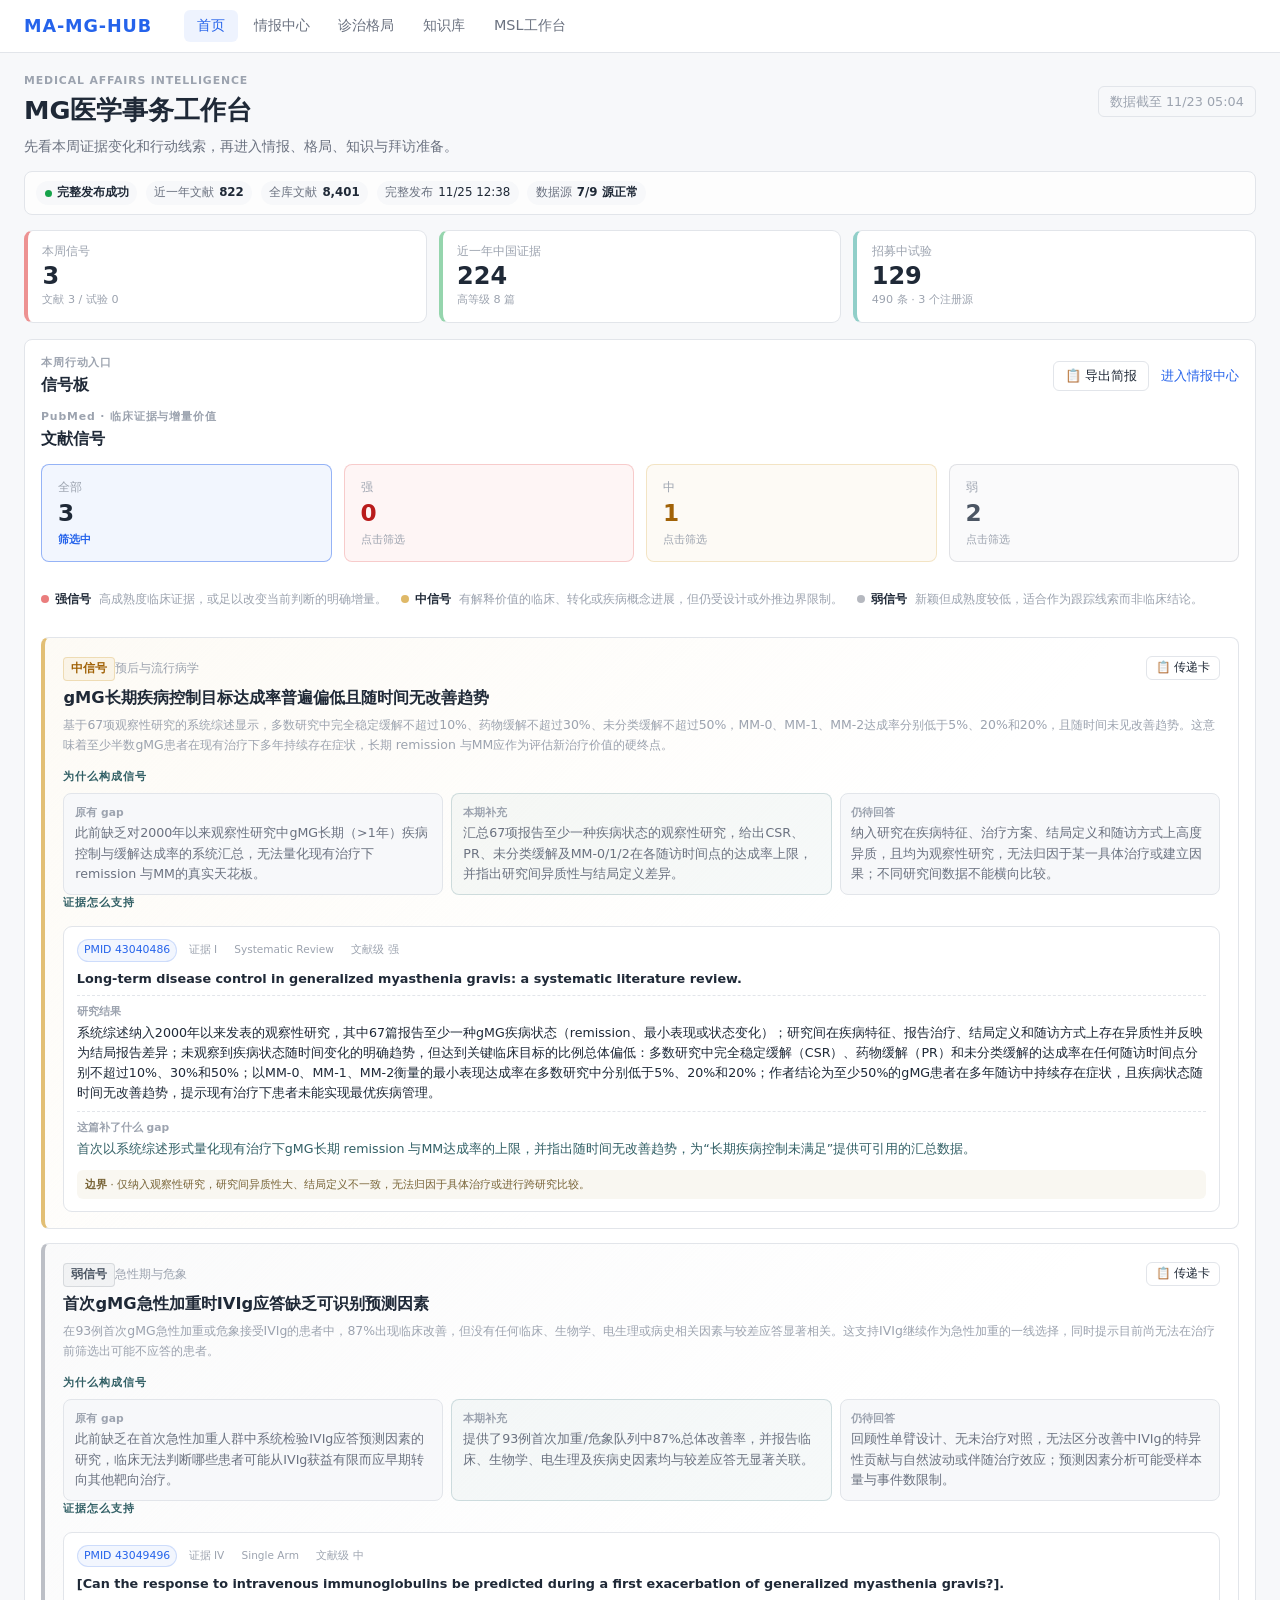
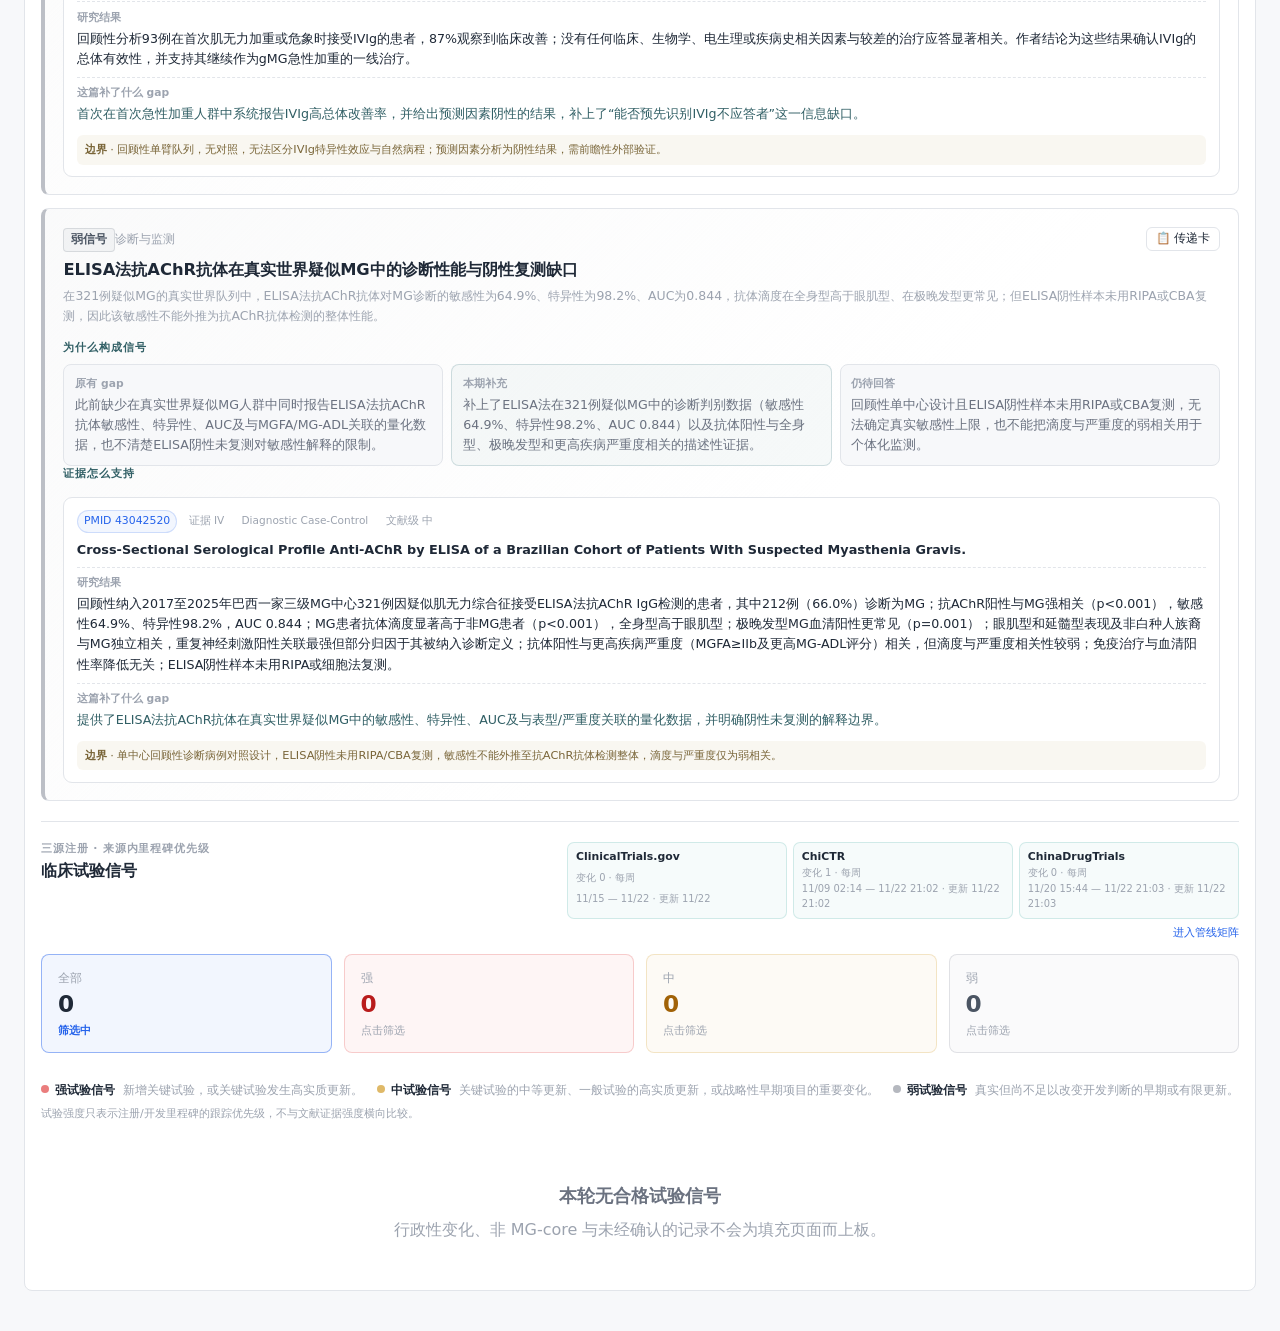
<file: index.html>
<!DOCTYPE html>
<html lang="zh-CN">
<head>
<meta charset="UTF-8">
<meta name="viewport" content="width=device-width, initial-scale=1.0">
<title>工作台 · MA-MG-HUB</title>
<link rel="icon" href="data:,">
<link rel="stylesheet" href="assets/main.css?v=local-20261123-050016">
</head>
<body>

<a class="skip-link" href="#mainContent">跳至主要内容</a>

<nav class="nav" aria-label="主导航">
  <div class="nav-inner">
    <a href="./" class="nav-brand" translate="no">MA-MG-HUB</a>
    <div class="nav-links">
      <a href="./" class="nav-link active" aria-current="page">首页</a>
      <a href="pages/literature.html" class="nav-link">情报中心</a>
      <a href="pages/landscape.html" class="nav-link">诊治格局</a>
      <a href="pages/knowledge.html" class="nav-link">知识库</a>
      <a href="pages/msl.html" class="nav-link">MSL工作台</a>
    </div>
  </div>
</nav>

<main class="main dashboard-main" id="mainContent">
  <div class="page-header dashboard-page-header">
    <div>
      <p class="dashboard-eyebrow">MEDICAL AFFAIRS INTELLIGENCE</p>
      <h1>MG医学事务工作台</h1>
    </div>
    <div class="page-header-actions">
      <span class="update-badge" id="dashboardBadge" aria-live="polite">加载中…</span>
    </div>
  </div>

  <p class="page-subtitle">
    先看本周证据变化和行动线索，再进入情报、格局、知识与拜访准备。
  </p>

  <section class="dashboard-release-strip" id="dashboardReleaseStatus" aria-label="完整发布状态"></section>

  <section aria-labelledby="dashboardStatsTitle">
    <h2 class="visually-hidden" id="dashboardStatsTitle">本周关键指标</h2>
    <div class="dashboard-stats" id="dashboardStats"></div>
  </section>

  <div class="dashboard-priority-grid">
    <section class="workspace-panel dashboard-signals" id="dashboardSignals" aria-labelledby="dashboardSignalsTitle">
      <div class="panel-head">
        <div>
          <p class="panel-kicker">本周行动入口</p>
          <h2 id="dashboardSignalsTitle">信号板</h2>
        </div>
        <div class="panel-head-actions">
          <button class="btn" id="btnExportSignalBrief" type="button">📋 导出简报</button>
          <a class="text-link" href="pages/literature.html?tab=literature">进入情报中心</a>
        </div>
      </div>
      <section class="signal-board-group literature-group" aria-labelledby="literatureSignalGroupTitle">
        <div class="signal-board-group-head">
          <div>
            <p class="panel-kicker">PubMed · 临床证据与增量价值</p>
            <h3 id="literatureSignalGroupTitle">文献信号</h3>
          </div>
        </div>
        <div class="signal-summary-grid" id="signalSummary"></div>
        <div class="signal-strength-legend" id="signalStrengthLegend"></div>
        <section class="signal-list" id="signalList"></section>
      </section>

      <section class="signal-board-group trial-group" aria-labelledby="trialSignalGroupTitle">
        <div class="signal-board-group-head">
          <div>
            <p class="panel-kicker">三源注册 · 来源内里程碑优先级</p>
            <h3 id="trialSignalGroupTitle">临床试验信号</h3>
          </div>
          <div class="trial-signal-window" id="trialSignalWindow"></div>
        </div>
        <div class="signal-summary-grid" id="trialSignalSummary"></div>
        <div class="signal-strength-legend" id="trialSignalStrengthLegend"></div>
        <section class="signal-list trial-signal-list" id="trialSignalList"></section>
      </section>
    </section>
  </div>
</main>

<script src="data/release-manifest.js?v=local-20261123-050016" defer></script>
<script src="assets/common.js?v=local-20261123-050016" defer></script>
<script src="data/dashboard-data.js?v=local-20261123-050016" defer></script>
<script src="data/clinicalTrialsSummary.js?v=local-20261123-050016" defer></script>
<script src="data/pipeline-status.js?v=local-20261123-050016" defer></script>
<script src="data/signals-weekly.js?v=local-20261123-050016" defer></script>
<script src="data/trial-signals-weekly.js?v=local-20261123-050016" defer></script>
<script src="assets/dashboard.js?v=local-20261123-050016" defer></script>
<script>
// 性能优化：literature-recent.js 体积大（>4MB），首页仅用它补齐文献信号强度索引。
// 首屏渲染完成后再异步加载，避免阻塞首屏。
window.addEventListener('load', function() {
  var script = document.createElement('script');
  // 资源版本跟随发布清单，避免硬编码 token 与 updateFrontendReleaseToken 脱节。
  var releaseId = (window.MG_RELEASE_MANIFEST && window.MG_RELEASE_MANIFEST.run_id) || '';
  script.src = 'data/literature-recent.js?v=' + encodeURIComponent(releaseId);
  script.onload = function() {
    if (window.MgDashboard && typeof window.MgDashboard.onLiteratureDataReady === 'function') {
      window.MgDashboard.onLiteratureDataReady();
    }
  };
  document.head.appendChild(script);
});
</script>
</body>
</html>
</file>
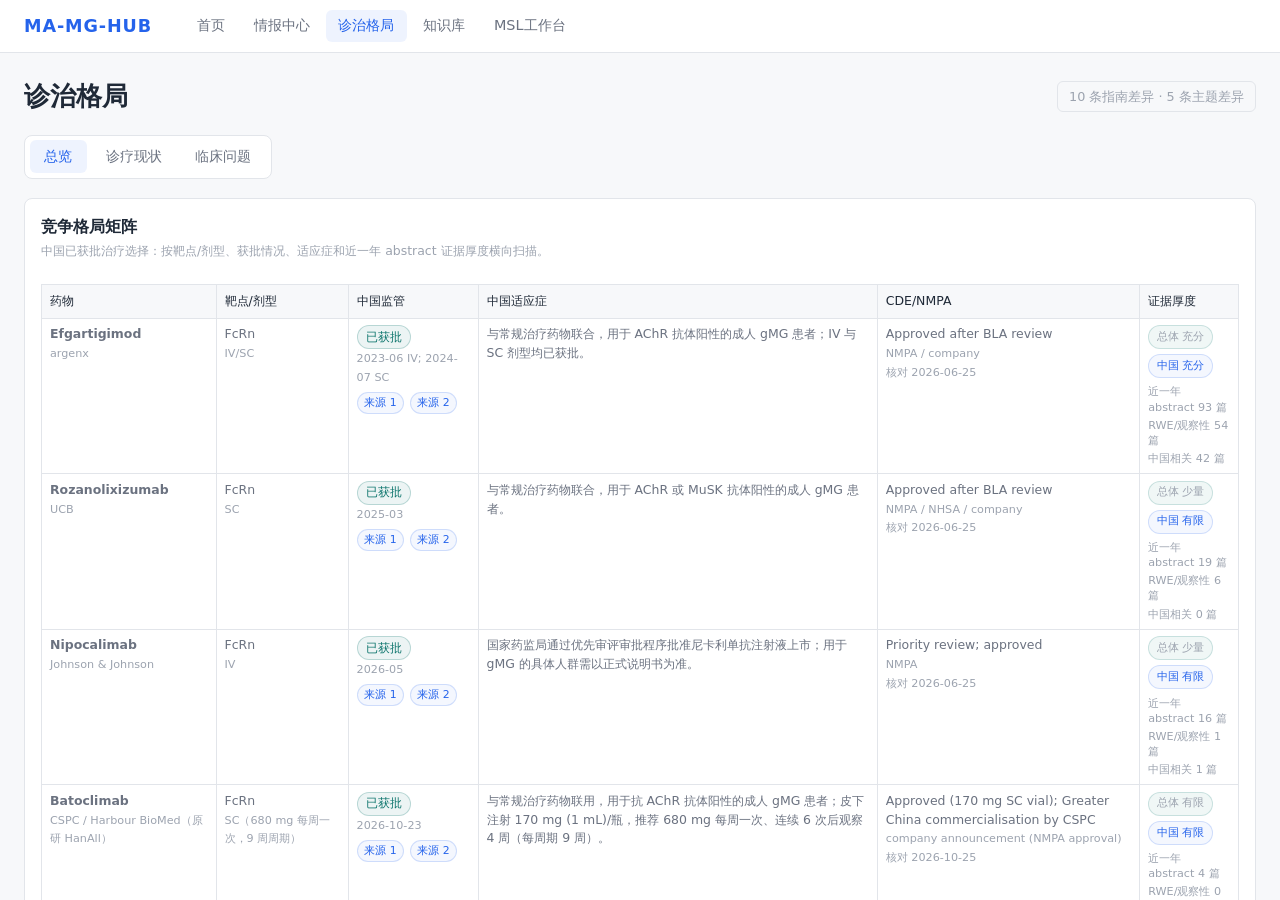
<file: pages/competitive.html>
<!DOCTYPE html>
<html lang="zh-CN">
<head>
<meta charset="UTF-8">
<meta name="viewport" content="width=device-width, initial-scale=1.0">
<meta http-equiv="refresh" content="0; url=landscape.html">
<title>跳转至诊治格局 · MA-MG-HUB</title>
</head>
<body>
<main class="main">
  <div class="empty-state">
    <h3>竞品应对已合并到诊治格局</h3>
    <p><a href="landscape.html">进入诊治格局</a></p>
  </div>
</main>
</body>
</html>
</file>
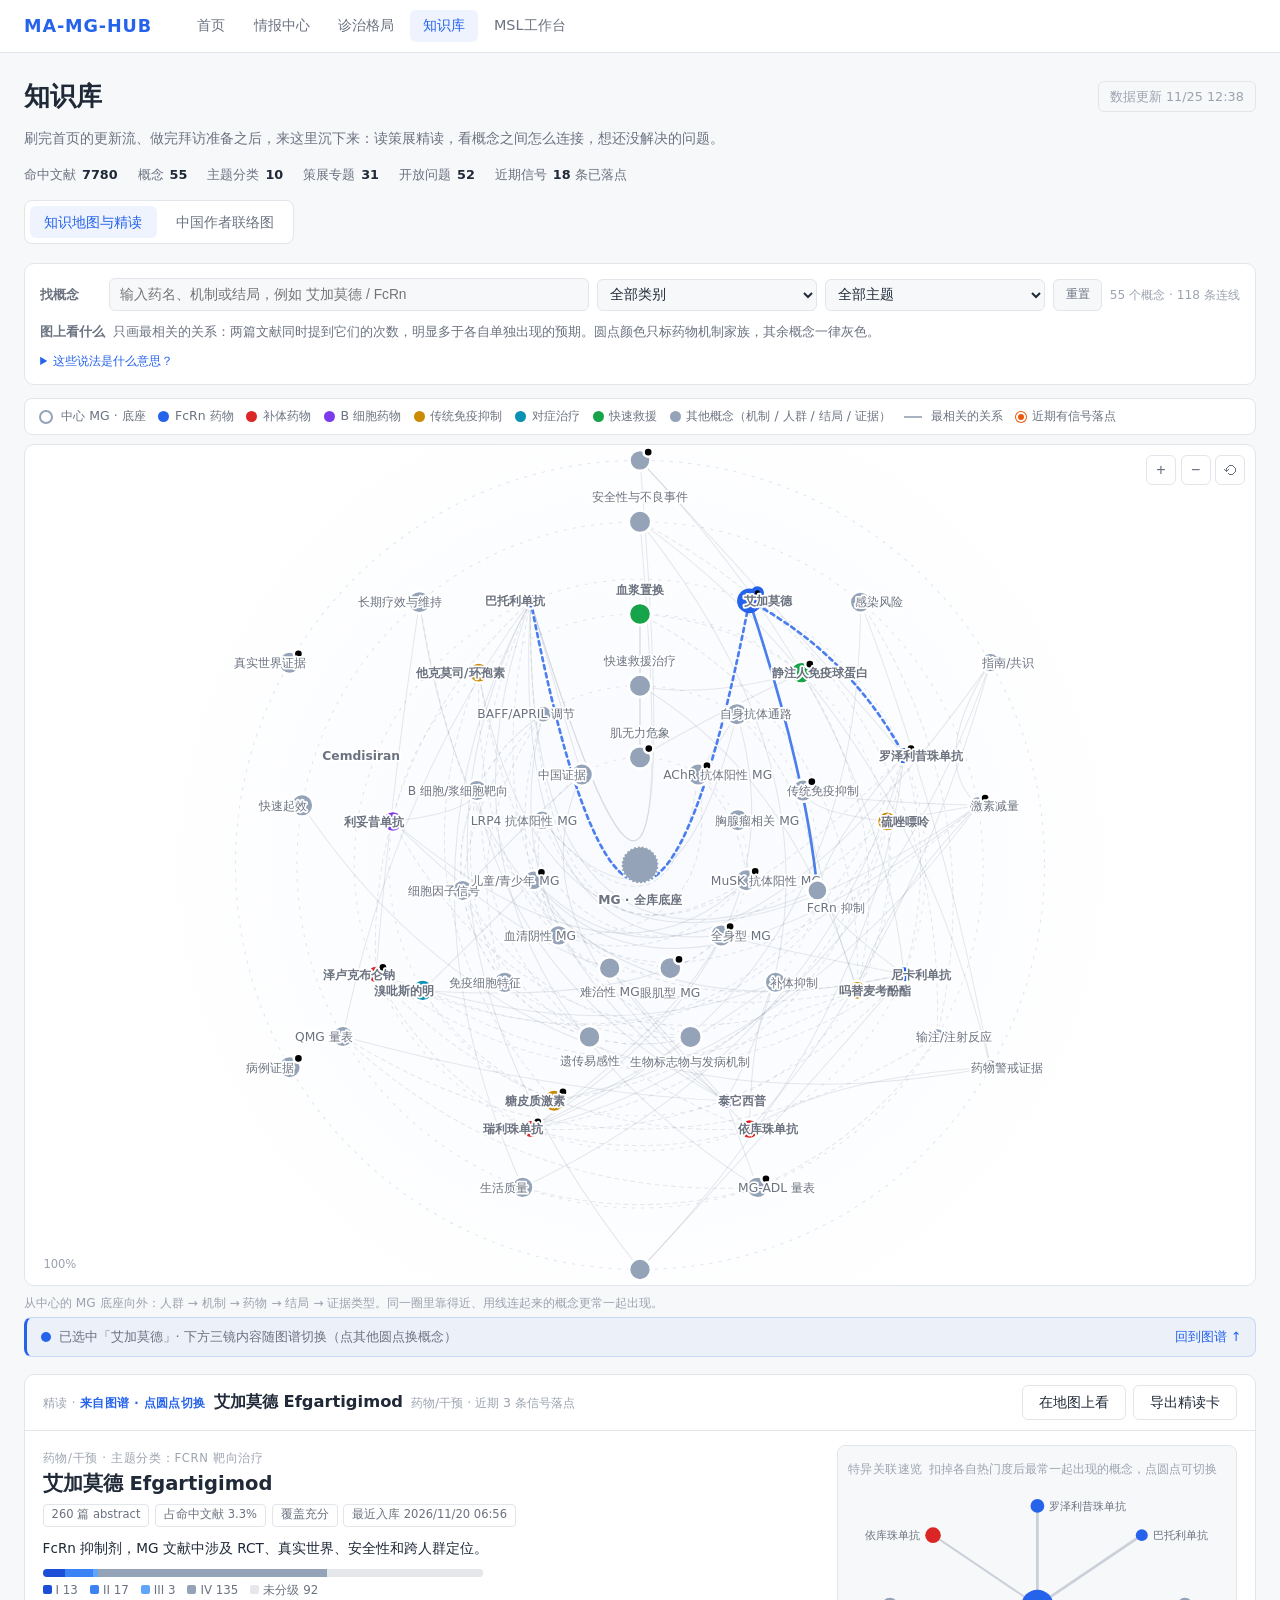
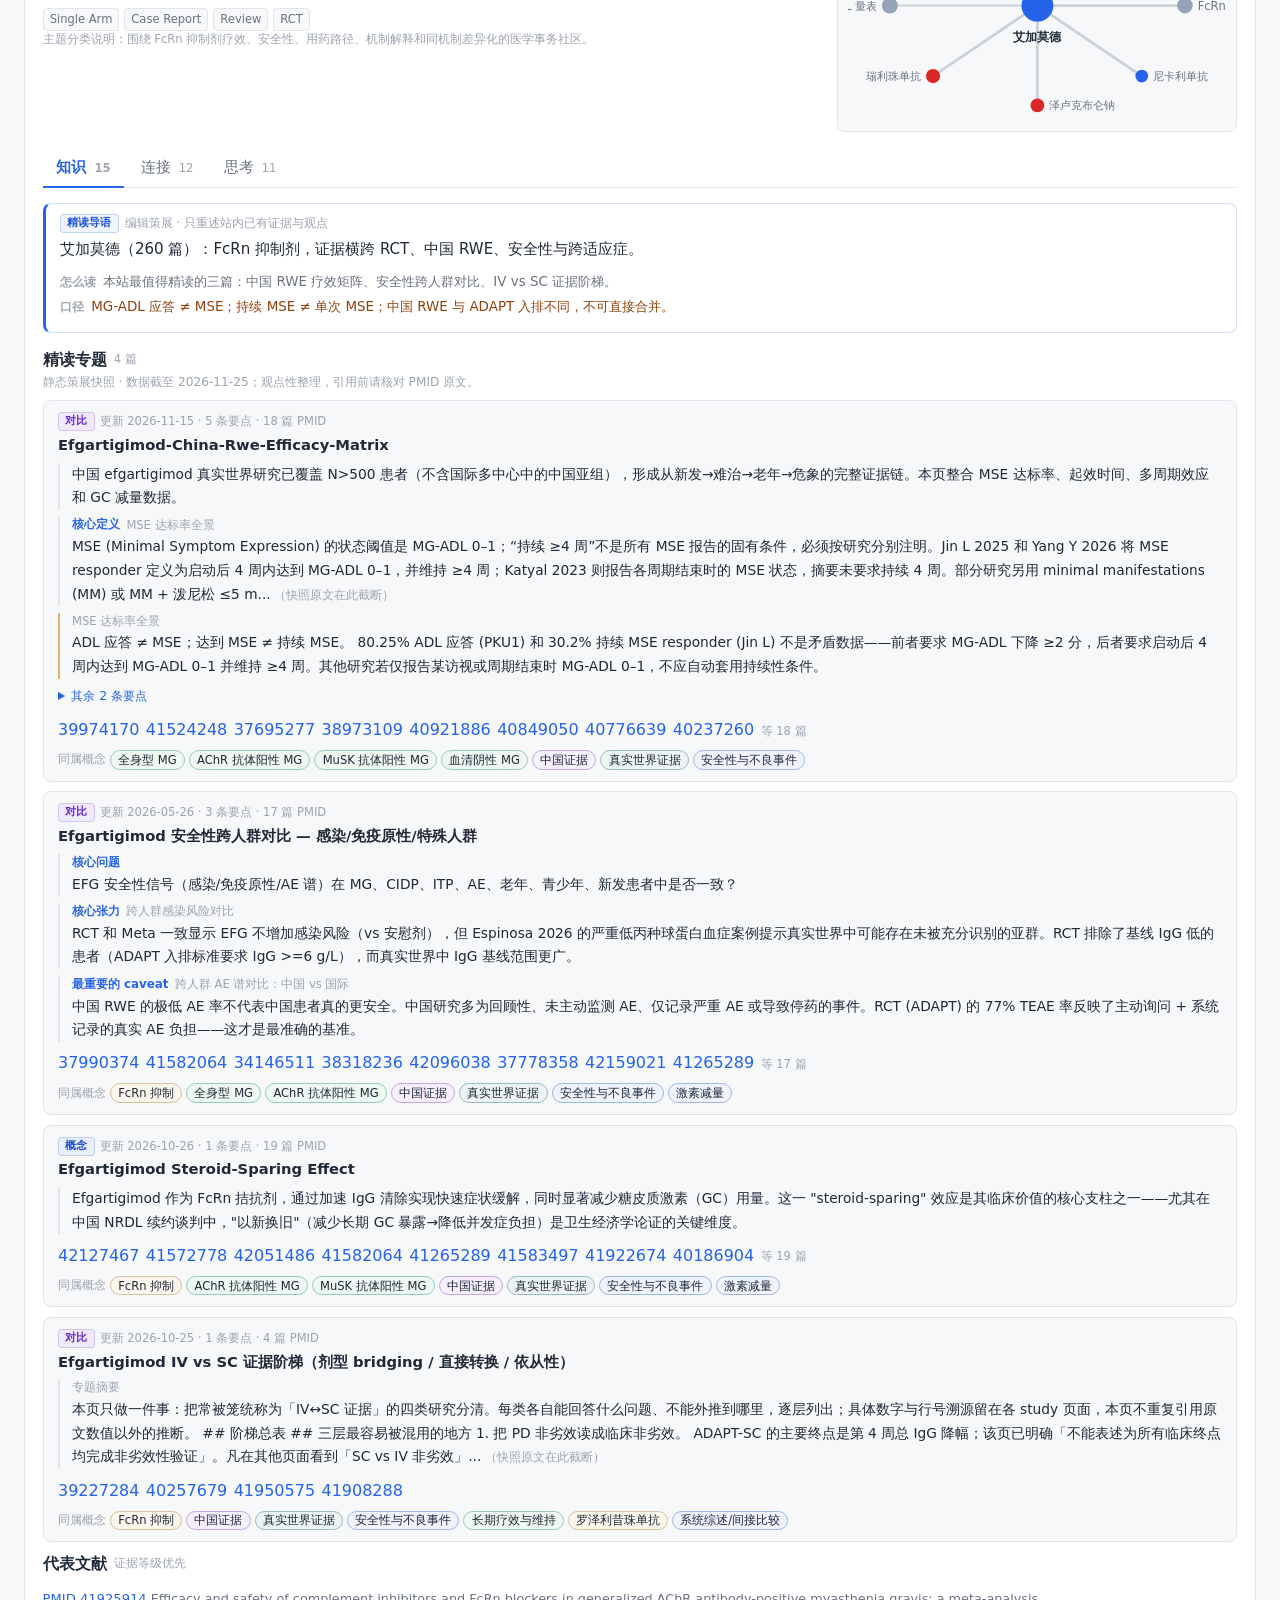
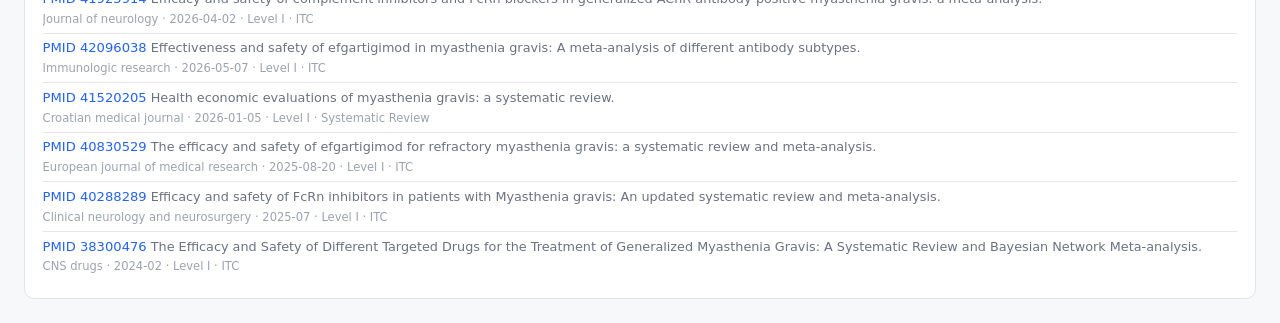
<file: pages/knowledge.html>
<!DOCTYPE html>
<html lang="zh-CN">
<head>
<meta charset="UTF-8">
<meta name="viewport" content="width=device-width, initial-scale=1.0">
<title>知识库 · MA-MG-HUB</title>
<link rel="icon" href="data:,">
<link rel="stylesheet" href="../assets/main.css?v=local-20261123-050016">
</head>
<body>

<nav class="nav">
  <div class="nav-inner">
    <a href="../" class="nav-brand">MA-MG-HUB</a>
    <div class="nav-links">
      <a href="../" class="nav-link">首页</a>
      <a href="literature.html" class="nav-link">情报中心</a>
      <a href="landscape.html" class="nav-link">诊治格局</a>
      <a href="knowledge.html" class="nav-link active">知识库</a>
      <a href="msl.html" class="nav-link">MSL工作台</a>
    </div>
  </div>
</nav>

<main class="main">
  <div class="page-header">
    <h1>知识库</h1>
    <div class="page-header-actions">
      <span class="update-badge" id="knowledgeBadge">Loading...</span>
    </div>
  </div>

  <p class="page-subtitle">
    刷完首页的更新流、做完拜访准备之后，来这里沉下来：读策展精读，看概念之间怎么连接，想还没解决的问题。
  </p>

  <div class="kb-baseline" id="kbBaseline" aria-label="知识库规模"></div>

  <div class="intel-tabs" role="tablist" aria-label="知识库视图">
    <button class="intel-tab active" type="button" data-knowledge-tab="graph">知识地图与精读</button>
    <button class="intel-tab" type="button" data-knowledge-tab="china-network">中国作者联络图</button>
  </div>

  <section class="intel-tab-panel active" id="knowledge-graph-panel">
    <!-- 知识地图：同心圆分层发散，只画最相关的关系 -->
    <section class="kb-map" aria-label="知识地图">
      <div class="kg-control-bar">
        <div class="kg-control-row">
          <span class="kg-control-label">找概念</span>
          <div class="knowledge-search compact">
            <input id="knowledgeNodeSearch" placeholder="输入药名、机制或结局，例如 艾加莫德 / FcRn" aria-label="搜索概念">
          </div>
          <select class="filter-input compact-select" id="knowledgeTypeFilter" title="只看某一类概念">
            <option value="all">全部类别</option>
            <option value="population">人群/亚型</option>
            <option value="mechanism">机制</option>
            <option value="drug">药物/干预</option>
            <option value="outcome">结局</option>
            <option value="evidence">证据类型</option>
          </select>
          <select class="filter-input compact-select" id="knowledgeCommunityFilter" title="只看某个医学主题">
            <option value="all">全部主题</option>
          </select>
          <button class="kg-reset-btn" id="kgResetFilters" type="button" title="清空上面的搜索和筛选">重置</button>
          <span class="kg-map-count" id="kgMapCount" aria-live="polite"></span>
        </div>
        <div class="kg-control-row">
          <span class="kg-control-label">图上看什么</span>
          <span class="kg-control-static">只画最相关的关系：两篇文献同时提到它们的次数，明显多于各自单独出现的预期。圆点颜色只标药物机制家族，其余概念一律灰色。</span>
        </div>
        <details class="kg-help">
          <summary>这些说法是什么意思？</summary>
          <div class="kg-help-body">
            <p><strong>最相关</strong>：两个概念在同一批文献里一起出现的次数，明显高于按它们各自热门程度算出的预期。只保留这种关系——按"一起出现篇数"排，结果永远都是最热门的那几个概念，没有区分价值。</p>
            <p><strong>圆点颜色</strong>只标药物的机制家族（FcRn / 补体 / B 细胞 / 传统免疫 / 对症救援）；机制和人群等概念一律灰色，因为同心圆的位置已经说明了它们的类别。</p>
            <p><strong>连线</strong>只表示文献里一起出现过，不代表疗效或因果。<strong>落点</strong>由关键词关联推断，只用于导航。<strong>点任意圆点</strong>，下方精读区就换成那个概念。</p>
          </div>
        </details>
      </div>

      <div class="kg-legend" id="knowledgeGraphLegend"></div>

      <div class="kg-canvas-wrap">
        <svg id="knowledgeGraph" class="kg-canvas" xmlns="http://www.w3.org/2000/svg" role="img" aria-label="MG 概念地图：中心为重症肌无力底座，向外依次为人群、机制、药物、结局、证据类型"></svg>
        <div class="kg-controls">
          <button class="kg-ctrl-btn" id="kgZoomIn" title="放大" type="button">+</button>
          <button class="kg-ctrl-btn" id="kgZoomOut" title="缩小" type="button">−</button>
          <button class="kg-ctrl-btn" id="kgZoomReset" title="重置视图" type="button">⟲</button>
        </div>
        <span class="kg-zoom-label" id="kgZoomLabel">100%</span>
      </div>
      <p class="kg-map-footnote">从中心的 MG 底座向外：人群 → 机制 → 药物 → 结局 → 证据类型。同一圈里靠得近、用线连起来的概念更常一起出现。</p>
    </section>

    <!-- 选中来源提示：明确告诉用户下面的内容由图谱点击决定 -->
    <div class="kg-selection-ribbon" id="kgSelectionRibbon" aria-live="polite">
      <span class="kg-ribbon-dot" id="kgRibbonDot"></span>
      <span id="kgRibbonText">点击图谱里的圆点，下方精读区就会切换到那个概念。</span>
      <button class="kg-ribbon-link" id="kgRibbonToMap" type="button">回到图谱 ↑</button>
    </div>

    <!-- 精读区：一个概念，三面视角——知识 / 连接 / 思考 -->
    <section class="kg-workbench" id="knowledgeWorkbench" aria-label="概念精读区">
      <div class="kg-workbench-head" id="kgWorkbenchHead">
        <div class="kg-workbench-title">
          <span class="kg-workbench-kicker">精读 · <span id="kgFromGraph">来自图谱，点其他圆点可切换</span></span>
          <h3 id="kgWorkbenchTitle">尚未选中概念</h3>
          <span class="kg-workbench-note" id="kgWorkbenchNote"></span>
        </div>
        <div class="kg-workbench-actions">
          <button class="btn" id="kgShowOnMap" type="button" title="回到地图并定位这个概念">在地图上看</button>
          <button class="btn" id="kgExportCard" type="button" title="复制这个概念的知识卡（Markdown）">导出精读卡</button>
        </div>
      </div>

      <div class="kg-identity" id="kgIdentity">
        <div class="kg-empty-hint">点击地图中的概念开始精读。</div>
      </div>

      <div class="kg-lens-tabs" role="tablist" aria-label="精读视角">
        <button class="kg-lens-tab active" type="button" role="tab" aria-selected="true" data-kg-lens="knowledge">知识 <em id="kgLensCountKnowledge"></em></button>
        <button class="kg-lens-tab" type="button" role="tab" aria-selected="false" data-kg-lens="connect">连接 <em id="kgLensCountConnect"></em></button>
        <button class="kg-lens-tab" type="button" role="tab" aria-selected="false" data-kg-lens="think">思考 <em id="kgLensCountThink"></em></button>
      </div>

      <!-- 镜一：知识 = 已经沉淀下来的内容 -->
      <div class="kg-lens-panel" id="kgLensKnowledge" role="tabpanel" aria-label="知识"></div>

      <!-- 镜二：连接 = 这个概念和谁相关（三段式：左选关系 / 右看解读 / 下看证据） -->
      <div class="kg-lens-panel" id="kgLensConnect" role="tabpanel" aria-label="连接" hidden>
        <div class="kg-relation-note" id="kgRelationNote">按最相关排序：明显比一般情况更常一起出现的概念排在前面。点一行看解读与证据；要换精读对象，请点图谱圆点。</div>
        <div class="kg-workbench-main">
          <div class="kg-relation-pane" aria-label="和它相关的概念">
            <h4>和它相关的概念</h4>
            <div class="kg-relation-list" id="kgRelationList">
              <div class="kg-empty-hint">选择概念后列出它的关联概念。</div>
            </div>
          </div>
          <div class="kg-curation-pane" aria-label="这一对怎么读">
            <h4>这一对怎么读</h4>
            <div id="kgCurationPanel">
              <div class="kg-empty-hint">点左侧一条关系，这里解释两者怎么关联；下方展开交叉证据文献。</div>
            </div>
            <div id="kgHospitalsPanel"></div>
          </div>
        </div>

        <div class="kg-evidence-pane" id="kgEvidencePane" hidden aria-label="证据文献清单">
          <div class="kg-evidence-head">
            <div>
              <span class="kg-workbench-kicker">这条关系的证据</span>
              <h4 id="kgEvidenceTitle">证据文献清单</h4>
            </div>
            <div class="kg-evidence-head-right">
              <span class="kg-workbench-note" id="kgEvidenceMeta"></span>
              <button class="kg-evidence-close" type="button" id="kgEvidenceClose" title="收起文献清单">收起 ×</button>
            </div>
          </div>
          <div id="kgEvidenceBody"></div>
        </div>
      </div>

      <!-- 镜三：思考 = 还没有定论的东西 -->
      <div class="kg-lens-panel" id="kgLensThink" role="tabpanel" aria-label="思考" hidden></div>
    </section>
  </section>

  <section class="intel-tab-panel" id="knowledge-china-network-panel">
    <div class="workspace-panel china-network-panel">
      <div class="panel-head">
        <div>
          <h2>中国作者医院联络图</h2>
          <p class="panel-caption">医院合作图的节点、合作边、指标与文献均使用第一作者 + 通讯作者口径（PubMed 无标准化通讯作者标签时使用 email-derived 候选，缺失时末位作者 fallback）；省级证据图与医院排行使用全作者 affiliation 口径。地域与药物是两图共享的全局筛选，医院搜索与合作强度只影响合作图。标题药物命中优先于摘要、关键词、MeSH/Chemicals，仅表示文献相关线索，不等同于干预结论。</p>
        </div>
        <span class="update-badge" id="chinaNetworkBadge">Loading…</span>
      </div>

      <section class="knowledge-stat-grid china-network-stats" id="chinaNetworkStats"></section>

      <div class="china-network-global-filter china-network-filter-group" role="group" aria-labelledby="chinaGlobalFilterLabel">
        <span class="china-network-filter-label" id="chinaGlobalFilterLabel">全局筛选（地域/药物）</span>
        <div class="china-network-filter-controls">
          <label class="china-network-control-label" for="chinaNetworkGeoScope">地域
            <select class="filter-input compact-select" id="chinaNetworkGeoScope">
              <option value="mainland">中国大陆</option>
              <option value="hong_kong">Hong Kong</option>
              <option value="macau">Macau</option>
              <option value="taiwan">Taiwan</option>
              <option value="all">大中华全部</option>
            </select>
          </label>
          <label class="china-network-control-label" for="chinaNetworkDrugFilter">药物
            <select class="filter-input compact-select" id="chinaNetworkDrugFilter">
              <option value="">全部药物标签</option>
            </select>
          </label>
        </div>
      </div>

      <div class="china-network-visual-grid">
        <section class="china-network-visual-card" id="chinaNetworkGraphCard" aria-labelledby="chinaNetworkGraphTitle">
          <div class="china-network-card-head">
            <div>
              <h3 id="chinaNetworkGraphTitle">医院合作图</h3>
              <p>第一作者 + 通讯作者医院口径</p>
            </div>
          </div>
          <div class="china-network-filter-group china-network-local-filter" role="group" aria-labelledby="chinaGraphFilterLabel">
            <span class="china-network-filter-label" id="chinaGraphFilterLabel">合作图筛选（医院搜索/合作强度）</span>
            <div class="china-network-filter-controls">
              <label class="china-network-control-label" for="chinaNetworkSearch">医院搜索
                <input class="filter-input" id="chinaNetworkSearch" placeholder="例如 Huashan / Peking University">
              </label>
              <label class="china-network-control-label" for="chinaNetworkEdgeWeight">合作强度
                <select class="filter-input compact-select" id="chinaNetworkEdgeWeight">
                  <option value="1" selected>全部边 ≥1</option>
                  <option value="3">中强边 ≥3</option>
                  <option value="5">核心边 ≥5</option>
                </select>
              </label>
            </div>
          </div>
          <div class="kg-canvas-wrap china-network-canvas-wrap">
            <svg id="chinaAuthorNetworkGraph" class="kg-canvas china-network-canvas" xmlns="http://www.w3.org/2000/svg" aria-label="医院合作关系图"></svg>
          </div>
          <div class="kg-legend" id="chinaNetworkLegend"></div>
        </section>

        <section class="china-network-visual-card" id="chinaNetworkMapCard" aria-labelledby="chinaNetworkMapTitle">
          <div class="china-network-card-head">
            <div>
              <h3 id="chinaNetworkMapTitle">中国省级证据图</h3>
              <p>全部作者 affiliation 口径</p>
            </div>
          </div>
          <div class="china-network-filter-group china-network-local-filter" role="group" aria-labelledby="chinaMapFilterLabel">
            <span class="china-network-filter-label" id="chinaMapFilterLabel">证据图筛选（省份/医院排行）</span>
            <div class="china-network-filter-controls">
              <label class="china-network-control-label" for="chinaNetworkProvinceFilter">省份
                <select class="filter-input compact-select" id="chinaNetworkProvinceFilter">
                  <option value="">全部省份</option>
                </select>
              </label>
              <label class="china-network-control-label" for="chinaNetworkMapHospitalSearch">医院搜索
                <input class="filter-input" id="chinaNetworkMapHospitalSearch" placeholder="筛选医院排行">
              </label>
            </div>
          </div>
          <div class="china-network-heatmap" id="chinaNetworkHeatmap"></div>
        </section>
      </div>

      <section class="china-network-results" aria-labelledby="chinaNetworkSharedTitle">
        <div class="china-network-shared-head">
          <h3 id="chinaNetworkSharedTitle">统一分析结果</h3>
          <p class="china-network-shared-caption">最后一次点击决定分析对象；全局筛选会重新计算当前结果。</p>
        </div>
        <section class="kg-detail china-network-detail" id="chinaNetworkDetail" aria-live="polite" aria-label="共享分析结果详情">
          <div class="kg-empty-hint">点击合作图医院节点/合作边，或省级图省份/医院排行，查看带明确统计口径与全局筛选上下文的详情。</div>
        </section>
      </section>
    </div>
  </section>
</main>

<script src="../data/release-manifest.js?v=local-20261123-050016"></script>
<script src="../assets/common.js?v=local-20261123-050016"></script>
<script src="../data/knowledge-graph.js?v=local-20261123-050016"></script>
<script src="../data/graphHealth.js?v=local-20261123-050016"></script>
<script src="../data/curated-topics.js?v=local-20261123-050016"></script>
<script src="../data/knowledgeEditorial.js?v=local-20261123-050016"></script>
<script src="../data/communityTaxonomy.js?v=local-20261123-050016"></script>
<script src="../data/communityCards.js?v=local-20261123-050016"></script>
<script src="../data/signals-weekly.js?v=local-20261123-050016"></script>
<script src="../data/trial-signals-weekly.js?v=local-20261123-050016"></script>
<script src="../data/clinicalQuestions.js?v=local-20261123-050016"></script>
<script src="../assets/knowledge.js?v=local-20261123-050016"></script>
<script src="../assets/china-provinces-map.js?v=local-20261123-050016"></script>
<script src="../assets/chinaAuthorNetwork.js?v=local-20261123-050016"></script>
</body>
</html>
</file>
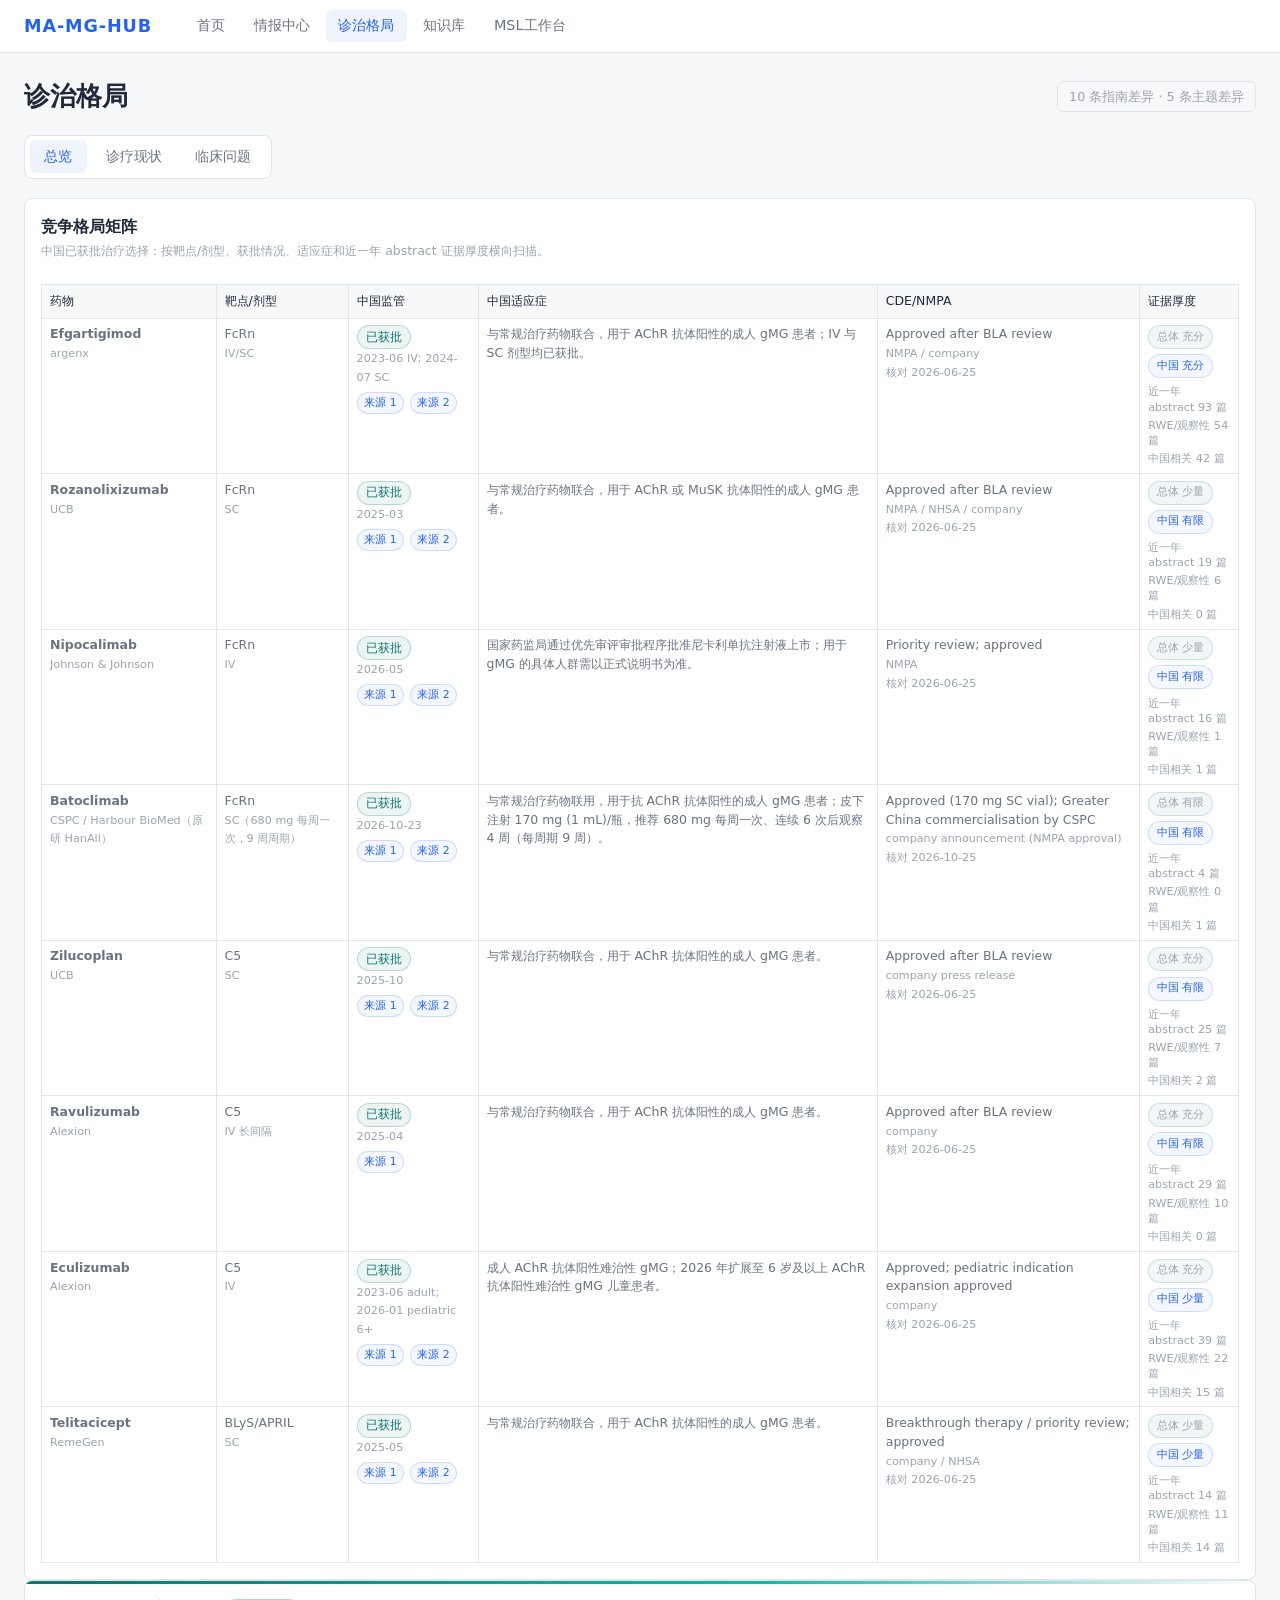
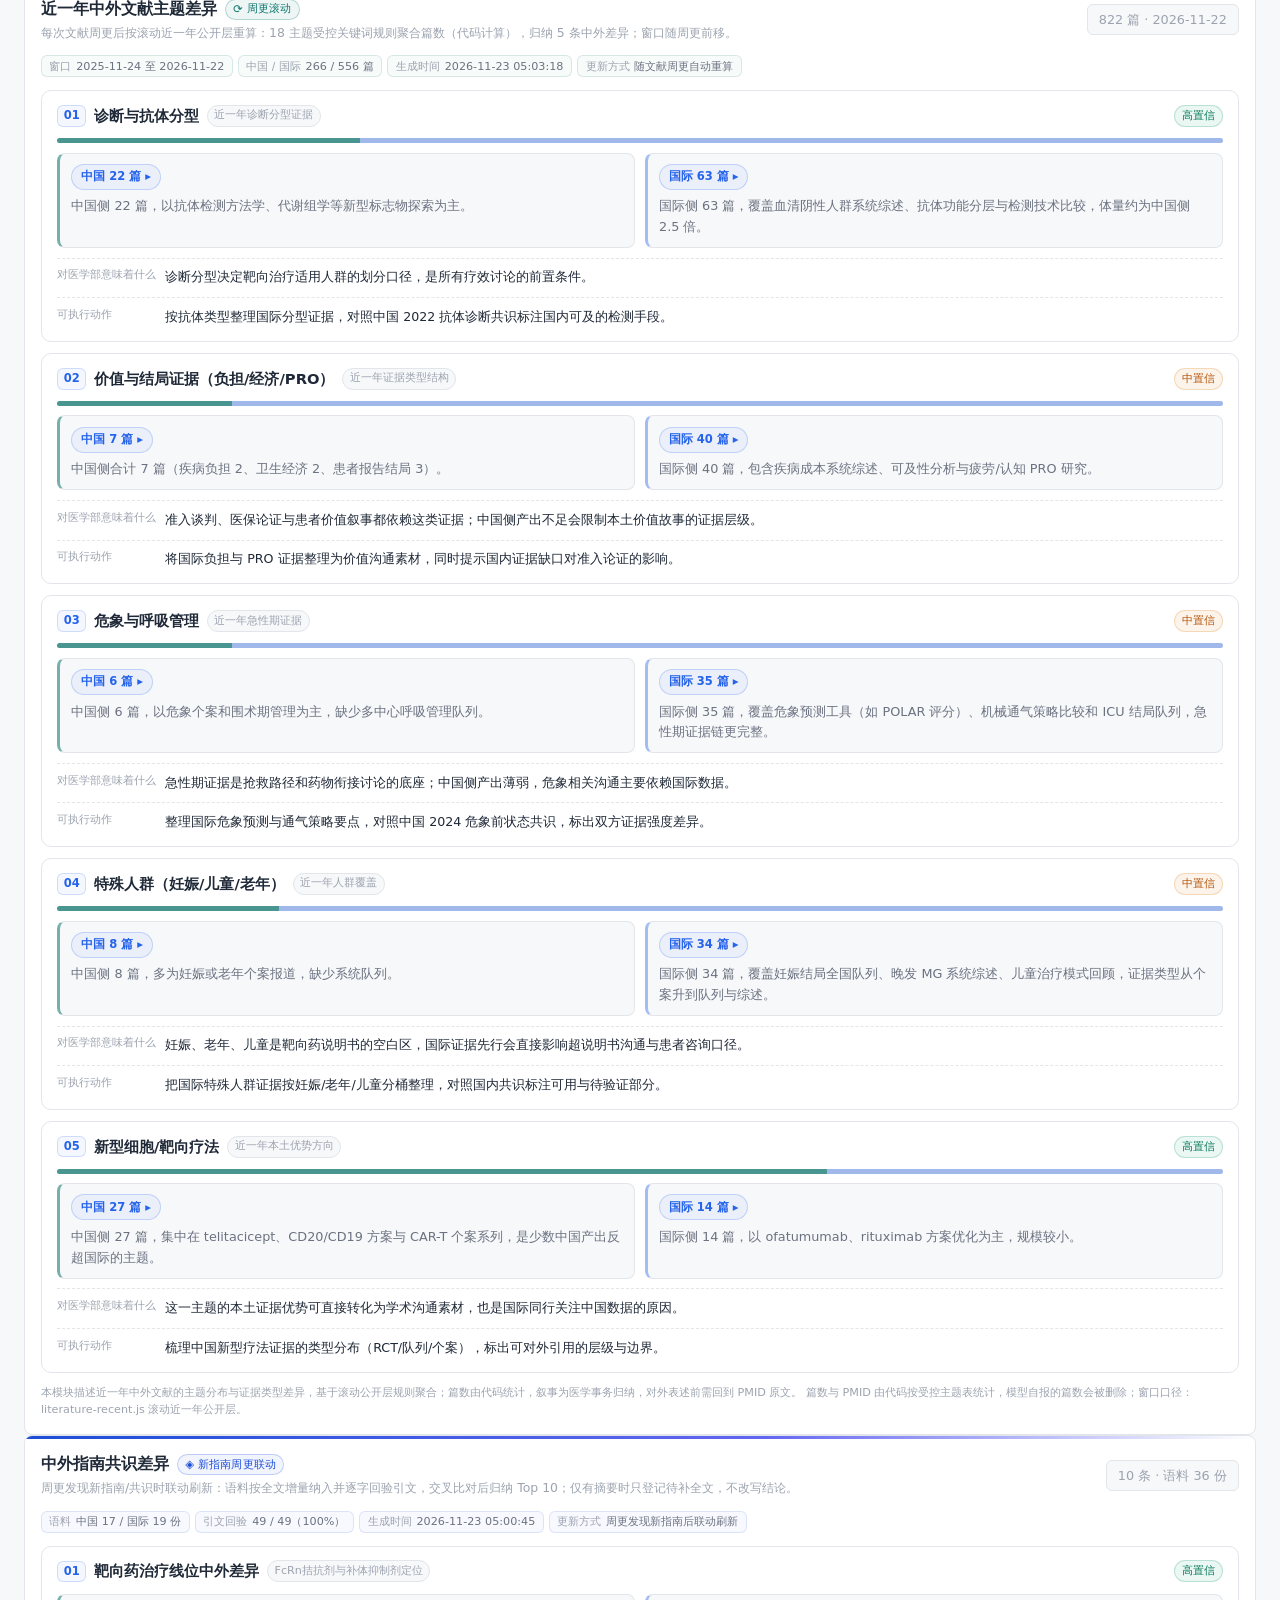
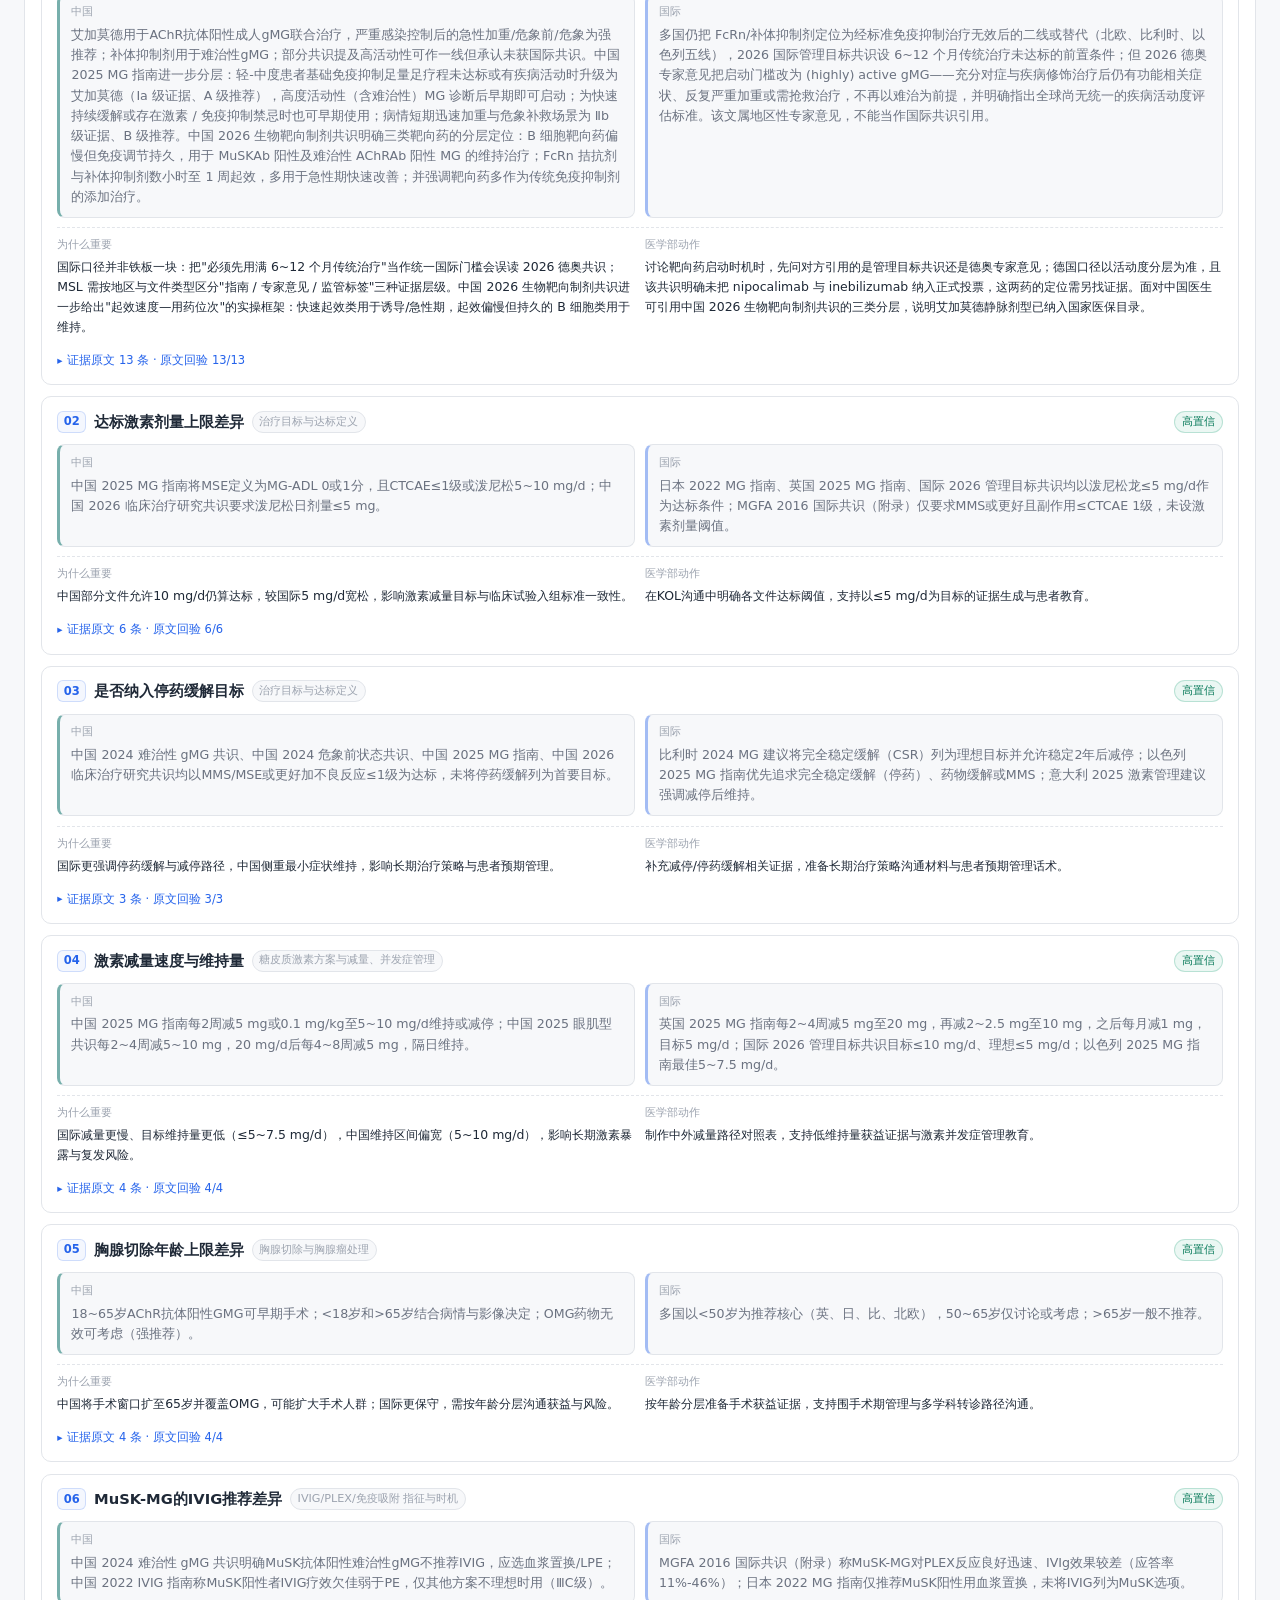
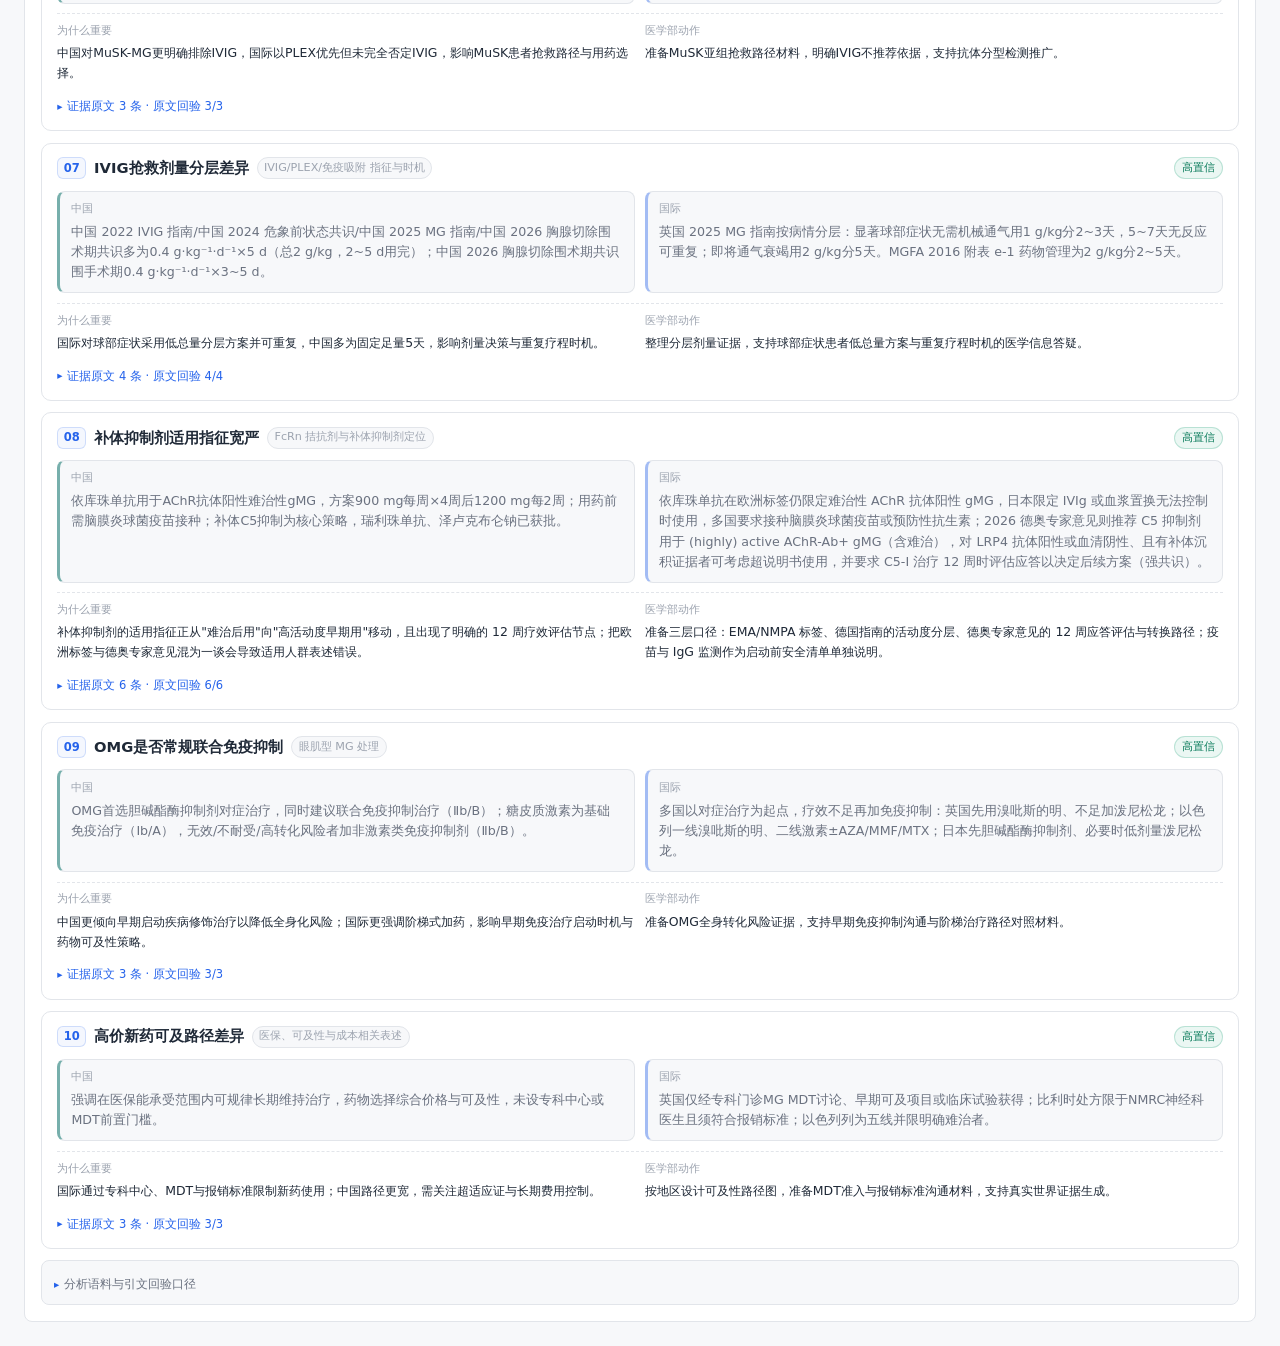
<file: pages/landscape.html>
<!DOCTYPE html>
<html lang="zh-CN">
<head>
<meta charset="UTF-8">
<meta name="viewport" content="width=device-width, initial-scale=1.0">
<title>诊治格局 · MA-MG-HUB</title>
<link rel="stylesheet" href="../assets/main.css?v=local-20261123-050016">
</head>
<body>

<nav class="nav">
  <div class="nav-inner">
    <a href="../" class="nav-brand">MA-MG-HUB</a>
    <div class="nav-links">
      <a href="../" class="nav-link">首页</a>
      <a href="literature.html" class="nav-link">情报中心</a>
      <a href="landscape.html" class="nav-link active">诊治格局</a>
      <a href="knowledge.html" class="nav-link">知识库</a>
      <a href="msl.html" class="nav-link">MSL工作台</a>
    </div>
  </div>
</nav>

<main class="main">
  <div class="page-header">
    <h1>诊治格局</h1>
    <div class="page-header-actions">
      <span class="update-badge" id="landscapeBadge">Loading...</span>
    </div>
  </div>

  <div class="intel-tabs" role="tablist" aria-label="诊治格局视图">
    <button class="intel-tab active" type="button" data-landscape-tab="overview">总览</button>
    <button class="intel-tab" type="button" data-landscape-tab="chapters">诊疗现状</button>
    <button class="intel-tab" type="button" data-landscape-tab="questions">临床问题</button>
  </div>

  <section class="intel-tab-panel active" id="landscape-overview">
    <div class="workspace-panel">
      <div class="panel-head">
        <div>
          <h2>竞争格局矩阵</h2>
          <p class="panel-caption">中国已获批治疗选择：按靶点/剂型、获批情况、适应症和近一年 abstract 证据厚度横向扫描。</p>
        </div>
      </div>
      <div class="pipeline-table landscape-matrix-table" id="competitiveMatrix"></div>
    </div>

    <div class="workspace-panel landscape-divergence-panel rolling-panel">
      <div class="panel-head">
        <div>
          <h2>近一年中外文献主题差异<span class="update-mode-chip rolling">周更滚动</span></h2>
          <p class="panel-caption">每次文献周更后按滚动近一年公开层重算：18 主题受控关键词规则聚合篇数（代码计算），归纳 5 条中外差异；窗口随周更前移。</p>
        </div>
        <span class="update-badge" id="themeDivergenceMeta">Loading...</span>
      </div>
      <div class="divergence-meta-row" id="themeDivergenceMetaRow"></div>
      <div class="theme-divergence-list" id="themeDivergenceList"></div>
      <p class="divergence-source-note" id="themeDivergenceNote"></p>
    </div>

    <div class="workspace-panel landscape-divergence-panel stable-panel">
      <div class="panel-head">
        <div>
          <h2>中外指南共识差异<span class="update-mode-chip event">新指南周更联动</span></h2>
          <p class="panel-caption">周更发现新指南/共识时联动刷新：语料按全文增量纳入并逐字回验引文，交叉比对后归纳 Top 10；仅有摘要时只登记待补全文，不改写结论。</p>
        </div>
        <span class="update-badge" id="guidelineDivergenceMeta">Loading...</span>
      </div>
      <div class="divergence-meta-row" id="guidelineDivergenceMetaRow"></div>
      <div class="guideline-divergence-list" id="guidelineDivergenceList"></div>
      <details class="guideline-corpus">
        <summary>分析语料与引文回验口径</summary>
        <div id="guidelineCorpusList"></div>
      </details>
    </div>

  </section>

  <section class="intel-tab-panel" id="landscape-chapters">
    <div class="workspace-panel">
      <div class="panel-head">
        <div>
          <h2>诊疗现状</h2>
          <p class="panel-caption">中外指南与共识的综合梳理，分歧处以分支呈现；句后角标对应本章末参考文献，英文 PMID 文献可点击回 PubMed。</p>
        </div>
        <span class="update-badge" id="chaptersMeta"></span>
      </div>
      <div class="chapter-layout">
        <nav class="chapter-nav" id="chapterNav" aria-label="诊疗现状章节"></nav>
        <div class="chapter-content" id="chapterContent"></div>
      </div>
    </div>
  </section>

  <section class="intel-tab-panel" id="landscape-questions">
    <div class="workspace-panel">
      <div class="panel-head">
        <div>
          <h2>临床问题</h2>
          <p class="panel-caption">仍未解决的临床问题，以及当前证据能回答到哪一步；问题与证据均滚动更新，角标对应各问题末参考文献。</p>
        </div>
        <span class="update-badge" id="questionsMeta"></span>
      </div>
      <div class="chapter-layout">
        <nav class="chapter-nav" id="questionNav" aria-label="临床问题方向"></nav>
        <div class="chapter-content" id="questionContent"></div>
      </div>
    </div>
  </section>
</main>

<div class="pmid-modal" id="pmidModal" role="dialog" aria-modal="true" aria-labelledby="pmidModalTitle" hidden>
  <div class="pmid-modal-backdrop" data-pmid-modal-close></div>
  <div class="pmid-modal-card" role="document">
    <div class="pmid-modal-head">
      <div>
        <strong id="pmidModalTitle">证据 PMID</strong>
        <span id="pmidModalMeta"></span>
      </div>
      <button type="button" class="pmid-modal-close" data-pmid-modal-close aria-label="关闭">×</button>
    </div>
    <div class="pmid-modal-body" id="pmidModalBody"></div>
  </div>
</div>

<script src="../data/release-manifest.js?v=local-20261123-050016"></script>
<script src="../assets/common.js?v=local-20261123-050016"></script>
<script src="../data/landscape-data.js?v=local-20261123-050016"></script>
<script src="../data/treatmentChapters.js?v=local-20261123-050016"></script>
<script src="../data/clinicalQuestions.js?v=local-20261123-050016"></script>
<script src="../data/landscapeKnowledgeReview.js?v=local-20261123-050016"></script>
<script src="../assets/landscape.js?v=local-20261123-050016"></script>
</body>
</html>
</file>
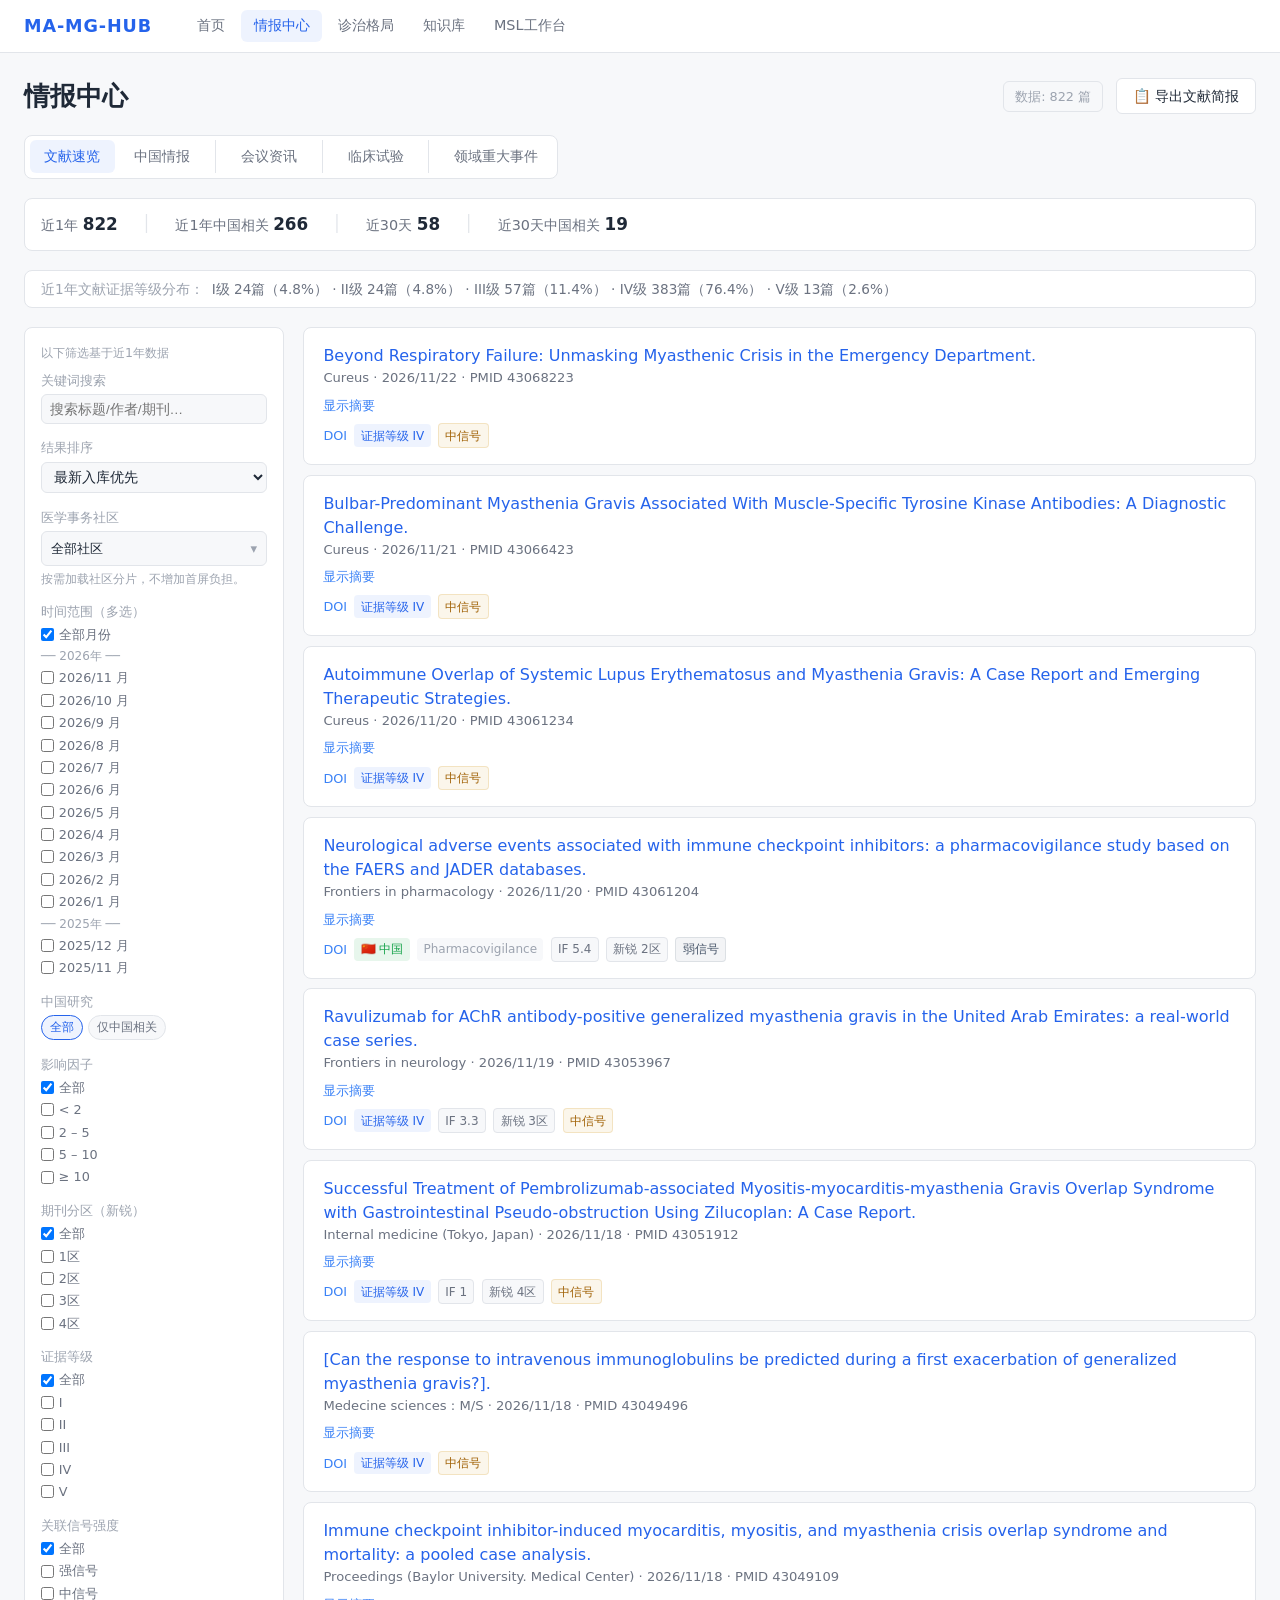
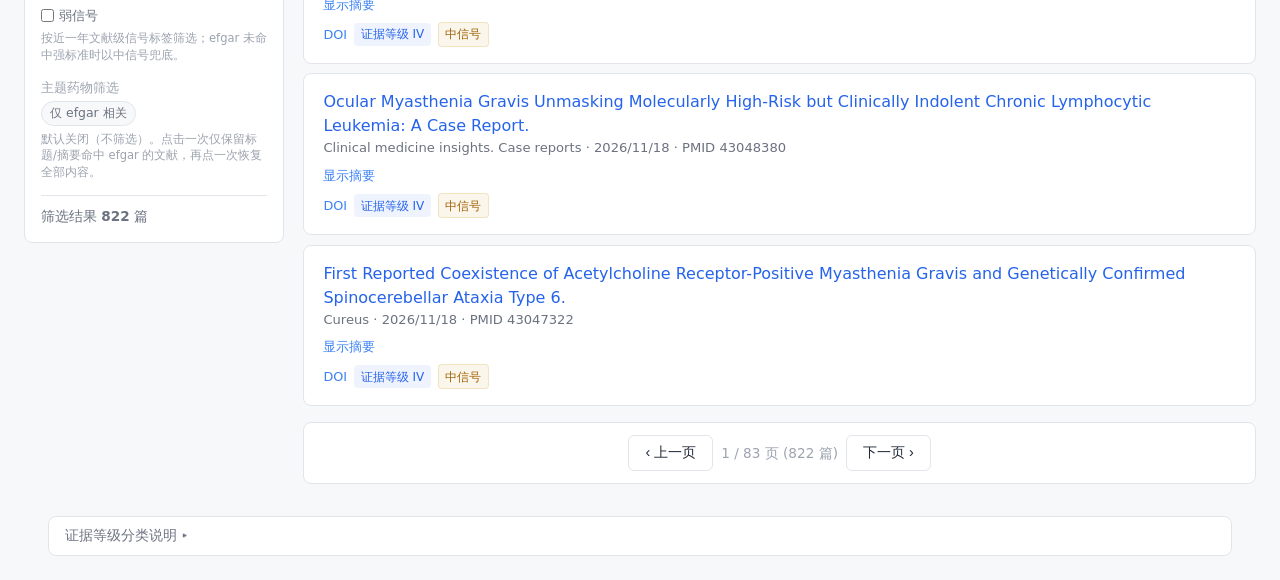
<file: pages/literature.html>
<!DOCTYPE html>
<html lang="zh-CN">
<head>
<meta charset="UTF-8">
<meta name="viewport" content="width=device-width, initial-scale=1.0">
<title>情报中心 · MA-MG-HUB</title>
<link rel="stylesheet" href="../assets/main.css?v=local-20261123-050016">
</head>
<body>

<nav class="nav">
  <div class="nav-inner">
    <a href="../" class="nav-brand">MA-MG-HUB</a>
    <div class="nav-links">
      <a href="../" class="nav-link">首页</a>
      <a href="literature.html" class="nav-link active">情报中心</a>
      <a href="landscape.html" class="nav-link">诊治格局</a>
      <a href="knowledge.html" class="nav-link">知识库</a>
      <a href="msl.html" class="nav-link">MSL工作台</a>
    </div>
  </div>
</nav>

<main class="main">
  <div class="page-header">
    <h1>情报中心</h1>
    <div class="page-header-actions">
      <span class="update-badge" id="updateBadge">Loading…</span>
      <span class="update-badge" id="briefBadge" style="display:none">📋 简报篮: <strong>0</strong></span>
      <button class="btn" id="btnExport">📋 导出简报</button>
    </div>
  </div>

  <div class="intel-tabs" role="tablist" aria-label="情报中心视图">
    <button class="intel-tab active" type="button" data-tab="literature">文献速览</button>
    <button class="intel-tab" type="button" data-tab="china">中国情报</button>
    <span class="intel-tab-separator" aria-hidden="true"></span>
    <button class="intel-tab intel-tab-conference" type="button" data-tab="conference">会议资讯</button>
    <span class="intel-tab-separator" aria-hidden="true"></span>
    <button class="intel-tab" type="button" data-tab="trials">临床试验</button>
    <span class="intel-tab-separator" aria-hidden="true"></span>
    <button class="intel-tab" type="button" data-tab="events">领域重大事件</button>
  </div>

  <section class="intel-tab-panel active" id="tab-literature">
    <!-- 顶部统计条 -->
    <div class="stats-bar" id="statsBar">
      <div class="stat">近1年 <strong id="statYear">—</strong></div>
      <span class="stat-sep">│</span>
      <div class="stat">近1年中国相关 <strong id="statChinaYear">—</strong></div>
      <span class="stat-sep">│</span>
      <div class="stat">近30天 <strong id="stat30d">—</strong></div>
      <span class="stat-sep">│</span>
      <div class="stat">近30天中国相关 <strong id="statChina30d">—</strong></div>
    </div>
    <div class="stats-bar-sub" id="statsBarSub">
      <span class="stat-label">近1年文献证据等级分布：</span>
      <span id="statEvDist">—</span>
    </div>

    <!-- 筛选器 + 列表 -->
    <div class="content-layout">
      <aside class="sidebar-filters" id="filters">
        <div class="filter-notice">以下筛选基于近1年数据</div>

        <div class="filter-group">
          <label class="filter-label">关键词搜索</label>
          <input type="text" class="filter-input" id="filterKeyword" placeholder="搜索标题/作者/期刊…">
        </div>

        <div class="filter-group">
          <label class="filter-label">结果排序</label>
          <select class="filter-input" id="sortMode">
            <option value="date">最新入库优先</option>
            <option value="if">影响因子优先</option>
            <option value="evidence">证据等级优先</option>
          </select>
        </div>

        <div class="filter-group">
          <label class="filter-label">医学事务社区</label>
          <details class="community-filter-menu" id="communityFilterMenu">
            <summary id="communityFilterSummary">全部社区</summary>
            <div class="filter-checkbox-list community-filter-list" id="filterCommunityList"></div>
          </details>
          <div class="filter-hint" id="communityFilterStatus">按需加载社区分片，不增加首屏负担。</div>
        </div>

        <div class="filter-group">
          <label class="filter-label">时间范围（多选）</label>
          <div class="filter-checkbox-list" id="filterTimeList"></div>
        </div>

        <div class="filter-group">
          <label class="filter-label">中国研究</label>
          <div class="filter-radio-list" id="filterChina">
            <label class="filter-checkbox-item"><input type="radio" name="china" value="all" checked id="chinaAll"> 全部</label>
            <label class="filter-checkbox-item"><input type="radio" name="china" value="china" id="chinaOnly"> 仅中国相关</label>
          </div>
        </div>

        <div class="filter-group">
          <label class="filter-label">影响因子</label>
          <div class="filter-checkbox-list" id="filterIFList">
            <label class="filter-checkbox-item"><input type="checkbox" value="all" checked id="ifAll"> 全部</label>
            <label class="filter-checkbox-item"><input type="checkbox" value="0-2"> &lt; 2</label>
            <label class="filter-checkbox-item"><input type="checkbox" value="2-5"> 2 – 5</label>
            <label class="filter-checkbox-item"><input type="checkbox" value="5-10"> 5 – 10</label>
            <label class="filter-checkbox-item"><input type="checkbox" value="10"> ≥ 10</label>
          </div>
        </div>

        <div class="filter-group">
          <label class="filter-label">期刊分区（新锐）</label>
          <div class="filter-checkbox-list" id="filterQuartileList">
            <label class="filter-checkbox-item"><input type="checkbox" value="all" checked id="quartileAll"> 全部</label>
            <label class="filter-checkbox-item"><input type="checkbox" value="1"> 1区</label>
            <label class="filter-checkbox-item"><input type="checkbox" value="2"> 2区</label>
            <label class="filter-checkbox-item"><input type="checkbox" value="3"> 3区</label>
            <label class="filter-checkbox-item"><input type="checkbox" value="4"> 4区</label>
          </div>
        </div>

        <div class="filter-group">
          <label class="filter-label">证据等级</label>
          <div class="filter-checkbox-list" id="filterEvidenceList">
            <label class="filter-checkbox-item"><input type="checkbox" value="all" checked id="evAll"> 全部</label>
            <label class="filter-checkbox-item"><input type="checkbox" value="I"> I</label>
            <label class="filter-checkbox-item"><input type="checkbox" value="II"> II</label>
            <label class="filter-checkbox-item"><input type="checkbox" value="III"> III</label>
            <label class="filter-checkbox-item"><input type="checkbox" value="IV"> IV</label>
            <label class="filter-checkbox-item"><input type="checkbox" value="V"> V</label>
          </div>
        </div>

        <div class="filter-group">
          <label class="filter-label">关联信号强度</label>
          <div class="filter-checkbox-list" id="filterSignalStrengthList">
            <label class="filter-checkbox-item"><input type="checkbox" value="all" checked id="signalStrengthAll"> 全部</label>
            <label class="filter-checkbox-item"><input type="checkbox" value="强"> 强信号</label>
            <label class="filter-checkbox-item"><input type="checkbox" value="中"> 中信号</label>
            <label class="filter-checkbox-item"><input type="checkbox" value="弱"> 弱信号</label>
          </div>
          <div class="filter-hint">按近一年文献级信号标签筛选；efgar 未命中强标准时以中信号兜底。</div>
        </div>

        <div class="filter-group">
          <label class="filter-label">主题药物筛选</label>
          <div class="filter-radio-list" id="filterDrugToggleList">
            <label class="filter-checkbox-item"><input type="checkbox" value="efgar" id="filterEfgarOnly"> 仅 efgar 相关</label>
          </div>
          <div class="filter-hint">默认关闭（不筛选）。点击一次仅保留标题/摘要命中 efgar 的文献，再点一次恢复全部内容。</div>
        </div>

        <div class="filter-stats">
          <span>筛选结果 <strong id="filterCount">0</strong> 篇</span>
        </div>
      </aside>

      <section class="results" id="results">
        <div class="loading" id="loading">
          <div class="skeleton-card"><div class="skeleton-line"></div><div class="skeleton-line"></div><div class="skeleton-line"></div></div>
          <div class="skeleton-card"><div class="skeleton-line"></div><div class="skeleton-line"></div><div class="skeleton-line"></div></div>
          <div class="skeleton-card"><div class="skeleton-line"></div><div class="skeleton-line"></div><div class="skeleton-line"></div></div>
          <div class="skeleton-card"><div class="skeleton-line"></div><div class="skeleton-line"></div><div class="skeleton-line"></div></div>
        </div>
      </section>
    </div>

    <!-- 证据等级参考（折叠） -->
    <div class="evidence-ref">
      <button class="evidence-ref-toggle" onclick="toggleEvidenceRef()">
        证据等级分类说明 <span id="evidenceArrow">▸</span>
      </button>
      <div class="evidence-ref-content" id="evidenceContent">
        <p>文献证据等级以 <strong>Oxford CEBM 2011 v2.1 官方表</strong>为准的自动筛选标签：先区分治疗/伤害、预后、诊断/监测、患病率/筛查、机制问题域，再按标题/摘要可识别的研究设计映射。罗马数字<strong>只在各自问题域内可比</strong>，不同域同为 III 级不代表证据强度相同。官方表没有对应的研究设计一律标为<strong>无等级</strong>，不强行给出罗马数字。正式引用和医学决策仍需核查原文。</p>
        <table class="evidence-table">
          <tr><th>等级</th><th>分类</th><th>说明</th></tr>
          <tr><td><strong>I</strong></td><td>Systematic Review / Meta-Analysis / ITC / Prevalence Survey (Random Sample)</td><td>随机试验系统综述 / 荟萃分析 / 间接治疗比较；预后 inception cohort 系统综述；患病率域本地当前随机抽样调查 / 普查</td></tr>
          <tr><td rowspan="3"><strong>II</strong></td><td>Randomized Controlled Trial</td><td>治疗域：本研究存在随机分组或随机分配的临床对照试验</td></tr>
          <tr><td>Prognostic Inception Cohort</td><td>预后域官方 L2：在疾病早期统一时点入组并随访的队列（inception cohort）</td></tr>
          <tr><td>Diagnostic Accuracy Study (Blinded)</td><td>诊断域官方 L2：一致参考标准 + 盲法 + 前瞻/连续入组的横断面准确性研究（如 SCREAM）。注意此类不是 RCT，但按诊断域为 L2</td></tr>
          <tr><td rowspan="6"><strong>III</strong></td><td>Non-randomized Controlled Cohort</td><td>治疗/伤害域：非随机对照队列 / 随访研究</td></tr>
          <tr><td>Adjusted Retrospective Cohort</td><td>回顾性对照 + 统计校正（PSM/IPTW 等）</td></tr>
          <tr><td>Post-marketing Controlled Follow-up</td><td>常见伤害域官方 L3：足量上市后安全性监测，需队列/随访设计且样本量足够</td></tr>
          <tr><td>Prognostic Cohort</td><td>预后域官方 L3：普通队列 / RCT 对照臂</td></tr>
          <tr><td>Diagnostic Accuracy Study</td><td>诊断域：无法从摘要确认连续入组与盲法时按保守 L3；符合参考标准+盲法者升 L2</td></tr>
          <tr><td>Prevalence Survey</td><td>患病率域官方 L3：本地非随机抽样调查；随机抽样普查为 L1</td></tr>
          <tr><td rowspan="8"><strong>IV</strong></td><td>Historical Control / Case-Control</td><td>治疗/伤害/诊断域 L4：历史对照 / 病例对照</td></tr>
          <tr><td>Single Arm</td><td>单臂研究（无真实外部对照的真实世界 / 回顾性研究），按病例系列 L4 处理</td></tr>
          <tr><td>Poor-quality Prognostic Cohort</td><td>预后域官方 L4：回顾性、质量受限或无法确认入组质量的预后队列</td></tr>
          <tr><td>Diagnostic Case-Control</td><td>诊断域官方 L4：参考标准不一致或非独立的病例对照</td></tr>
          <tr><td>Case Report / Case Series</td><td>病例报告 / 病例系列；按官方 case-series L4 处理</td></tr>
          <tr><td>Systematic Review of Case Reports</td><td>病例报告或病例系列的系统综述；证据基础仍为病例级 L4</td></tr>
          <tr><td>Systematic Review of Uncontrolled Studies</td><td>无对照单臂研究、病例系列或比例 meta-analysis 的系统综述</td></tr>
          <tr><td><strong>V</strong></td><td>Mechanism-based Reasoning</td><td>官方 L5：机制推理；不能直接外推为疗效或安全性结论</td></tr>
          <tr><td rowspan="3"><strong>无等级</strong><br>（官方表无条目）</td><td>Biomarker / Prediction Model / Genetic-Omics</td><td>biomarker 结局关联、预测模型开发与外部验证、GWAS/omics/遗传关联：OCEBM 2011 官方表没有这些设计，不给罗马数字；原始研究仍可进入信号候选（按弱信号）</td></tr>
          <tr><td>Cross-Sectional / DCE / Scale Validation / Pharmacovigilance</td><td>无法归入诊断域或患病率域的横断面（如患者偏好、DCE）、量表验证、FAERS 药物警戒：官方表无对应条目，归无等级。有诊断/患病率线索的横断面已按域归 L1/L2/L3</td></tr>
          <tr><td>Narrative Review / Protocol / HEOR / Guideline / Consensus / Editorial / Letter / Comment / Animal / In Vitro</td><td>非原始临床证据，不属于证据等级体系；不进入证据流</td></tr>
        </table>
        <p style="margin-top:0.5rem;font-size:0.8rem;color:var(--fg3);">分类结果来自规则程序自动判定，仅供快速过滤参考。「无等级」不等于低质量，只表示 OCEBM 官方表没有对应设计；自动口径与方法学限制见本报告参考文档；重要决策请核查原文。</p>
      </div>
    </div>
  </section>

  <section class="intel-tab-panel" id="tab-china">
    <div class="signal-topline">
      <div>
        <div class="section-kicker">中国独立视角</div>
        <h2>中国情报</h2>
      </div>
      <span class="update-badge" id="chinaBadge">—</span>
    </div>
    <div class="china-grid">
      <div class="chart-panel chart-panel-wide">
        <div class="chart-title">近一年中国相关文献趋势 <span class="chart-hint">点击柱子可多选联动下方视图</span></div>
        <div class="chart-canvas" id="chinaMonthlyChart"></div>
        <div class="china-filter-bar" id="chinaFilterBar" hidden>
          <span class="china-filter-caption">当前筛选</span>
          <span class="china-filter-chips" id="chinaFilterChips"></span>
          <span class="china-filter-count" id="chinaFilterCount"></span>
          <button class="china-filter-clear" id="chinaFilterClear" type="button">清除全部</button>
        </div>
      </div>
    </div>
    <div class="china-content-grid">
      <div class="china-chart-pair">
        <div class="chart-panel">
          <div class="chart-title">中国相关证据等级 <span class="chart-hint">点击多选</span></div>
          <div class="chart-canvas" id="chinaEvidenceChart"></div>
        </div>
        <div class="chart-panel">
          <div class="chart-title">中国相关文献 新锐分区 <span class="chart-hint">点击多选</span></div>
          <div class="chart-canvas" id="chinaQuartileChart"></div>
        </div>
      </div>
      <section class="china-panel china-source-panel">
        <h3>主要期刊与机构线索</h3>
        <div id="chinaSourceList"></div>
      </section>
    </div>
  </section>

  <section class="intel-tab-panel" id="tab-conference">
    <div class="conference-topline">
      <div>
        <h2>会议资讯</h2>
      </div>
      <span class="update-badge" id="conferenceBadge">Loading…</span>
    </div>

    <section class="conference-meeting-grid" id="conferenceMeetingCards" aria-label="会议模块"></section>

    <div class="conference-workspace">
      <section class="conference-work-main">
        <section class="conference-brief conference-post-brief">
          <div class="conference-brief-head">
            <div>
              <div class="section-kicker" id="conferenceModuleEyebrow">—</div>
              <h2 id="conferenceModuleTitle">—</h2>
              <p id="conferenceModuleIntro"></p>
            </div>
            <a class="text-link" id="conferenceModuleLink" href="#" target="_blank" rel="noopener">官网入口</a>
          </div>
          <div class="conference-kpi-grid" id="conferenceModuleKpis"></div>
        </section>

        <section class="conference-map-grid">
          <div class="conference-map-panel">
            <div class="panel-head"><h2>国家/地区投稿结构</h2></div>
            <div id="conferenceCountryRank"></div>
          </div>
          <div class="conference-map-panel">
            <div class="panel-head"><h2>研究类型结构</h2></div>
            <div id="conferenceTypeRank"></div>
          </div>
        </section>

        <div class="conference-strategic-narrative" id="conferenceStrategicNarrative"></div>

        <section class="conference-awards" id="conferenceAwards" aria-labelledby="conferenceAwardsTitle"></section>

        <section class="conference-drilldown">
          <div class="result-panel-head">
            <div>
              <h2>摘要池 / 主题与药物筛选</h2>
              <p class="conference-section-note">输入关键词或点击标签，统一筛选下方摘要；分页只显示当前命中范围。</p>
            </div>
            <span id="conferenceResultCount">0 条</span>
          </div>
          <div class="conference-drilldown-filter">
            <div class="conference-active-filter" id="conferenceActiveFilter"></div>
            <div class="conference-topic-board" id="conferenceTopicCloud"></div>
          </div>
          <div class="conference-filter-row conference-filter-row-simple">
            <input type="text" class="filter-input" id="conferenceKeyword" placeholder="题名 / 编号 / 国家 / 药物 / 主题…">
          </div>
          <div class="conference-result-list" id="conferenceResults"></div>
        </section>
      </section>

      <aside class="conference-right-rail">
        <section class="conference-side-panel">
          <div class="panel-head"><h2>会议源预监控</h2></div>
          <div id="conferenceFutureMeetings"></div>
        </section>

        <section class="conference-side-panel">
          <div class="panel-head"><h2>摘要源状态</h2></div>
          <div id="conferenceSourceMonitor"></div>
        </section>
      </aside>
    </div>
  </section>

  <section class="intel-tab-panel" id="tab-trials">
    <div class="signal-topline">
      <div>
        <div class="section-kicker">三源注册 · 每周更新</div>
        <h2>临床试验</h2>
        <p class="signal-page-intro">ClinicalTrials.gov → ChiCTR → ChinaDrugTrials 统一扫描 MG 在研管线；注册状态不是 Oxford 证据等级。</p>
      </div>
      <span class="update-badge" id="trialsBadge">Loading…</span>
    </div>

    <!-- Decision signals -->
    <section class="trials-decision-signals" id="trialsDecisionSignals" aria-label="决策信号"></section>

    <!-- Pipeline matrix filters -->
    <div class="pipeline-filters" role="group" aria-label="管线筛选">
      <input type="search" class="filter-input pm-search" id="pipelineFilterSearch"
             placeholder="搜索药物名称… 如 Efgartigimod / 艾加莫德" autocomplete="off">
      <select class="filter-input" id="pipelineFilterStatus">
        <option value="all">全部状态</option>
        <option value="recruiting">招募中</option>
        <option value="active">进行中</option>
        <option value="completed">已完成</option>
        <option value="terminated">已终止</option>
        <option value="other">其他</option>
      </select>
      <select class="filter-input" id="pipelineFilterSource">
        <option value="all">全部来源</option>
        <option value="ClinicalTrials.gov">ClinicalTrials.gov</option>
        <option value="ChiCTR">ChiCTR</option>
        <option value="ChinaDrugTrials">ChinaDrugTrials</option>
      </select>
      <select class="filter-input" id="pipelineFilterPhase"><option value="all">全部阶段</option></select>
    </div>

    <!-- Pipeline matrix table -->
    <div id="pipelineMatrixContainer"></div>

    <!-- 更新进展：跨周沉淀的最近 10 条临床试验信号，常驻不随本周刷新清空 -->
    <section class="workspace-panel trial-history-panel" id="trialHistoryPanel" aria-labelledby="trialHistoryTitle">
      <div class="panel-head">
        <div>
          <h2 id="trialHistoryTitle">更新进展</h2>
          <p class="trial-history-intro">首页临床试验信号按周刷新，这里保留最近 10 条合格信号，方便错过周更时回溯。每条标注收录批次与证据边界；注册/开发信号不代表疗效结论。</p>
        </div>
        <span class="update-badge" id="trialHistoryBadge">—</span>
      </div>
      <div class="trial-history-list signal-list" id="trialHistoryList"></div>
    </section>
  </section>

  <section class="intel-tab-panel" id="tab-events">
    <div class="signal-topline">
      <div>
        <h2>领域重大事件</h2>
        <p class="signal-page-intro">自动聚合官方注册、监管与 PubMed 来源；周更发现的重点药物 II/III 期文章、新指南共识与强/中试验信号随信息流按时间降序自动进入时间线，点击回原文。</p>
      </div>
      <span class="update-badge" id="eventsBadge">—</span>
    </div>

    <div class="workspace-panel">
      <div class="panel-head">
        <div>
          <h2>事件时间线</h2>
        </div>
        <div class="panel-head-actions">
          <span class="update-badge" id="majorEventsMeta"></span>
        </div>
      </div>
      <div class="major-events-list" id="majorEventsList"></div>
    </div>
  </section>
</main>

<!-- 数据脚本（gzip 压缩，比 fetch JSON 快） -->
<script src="../data/release-manifest.js?v=local-20261123-050016"></script>
<script src="../assets/common.js?v=local-20261123-050016"></script>
<script src="../data/literature-recent.js?v=local-20261123-050016"></script>
<script src="../data/signals-weekly.js?v=local-20261123-050016"></script>
<script src="../data/communityTaxonomy.js?v=local-20261123-050016"></script>
<script src="../data/clinical-trials-data.js?v=local-20261123-050016"></script>
<script src="../data/trial-signals-weekly.js?v=local-20261123-050016"></script>
<script src="../assets/literature.js?v=local-20261123-050016"></script>
</body>
</html>
</file>
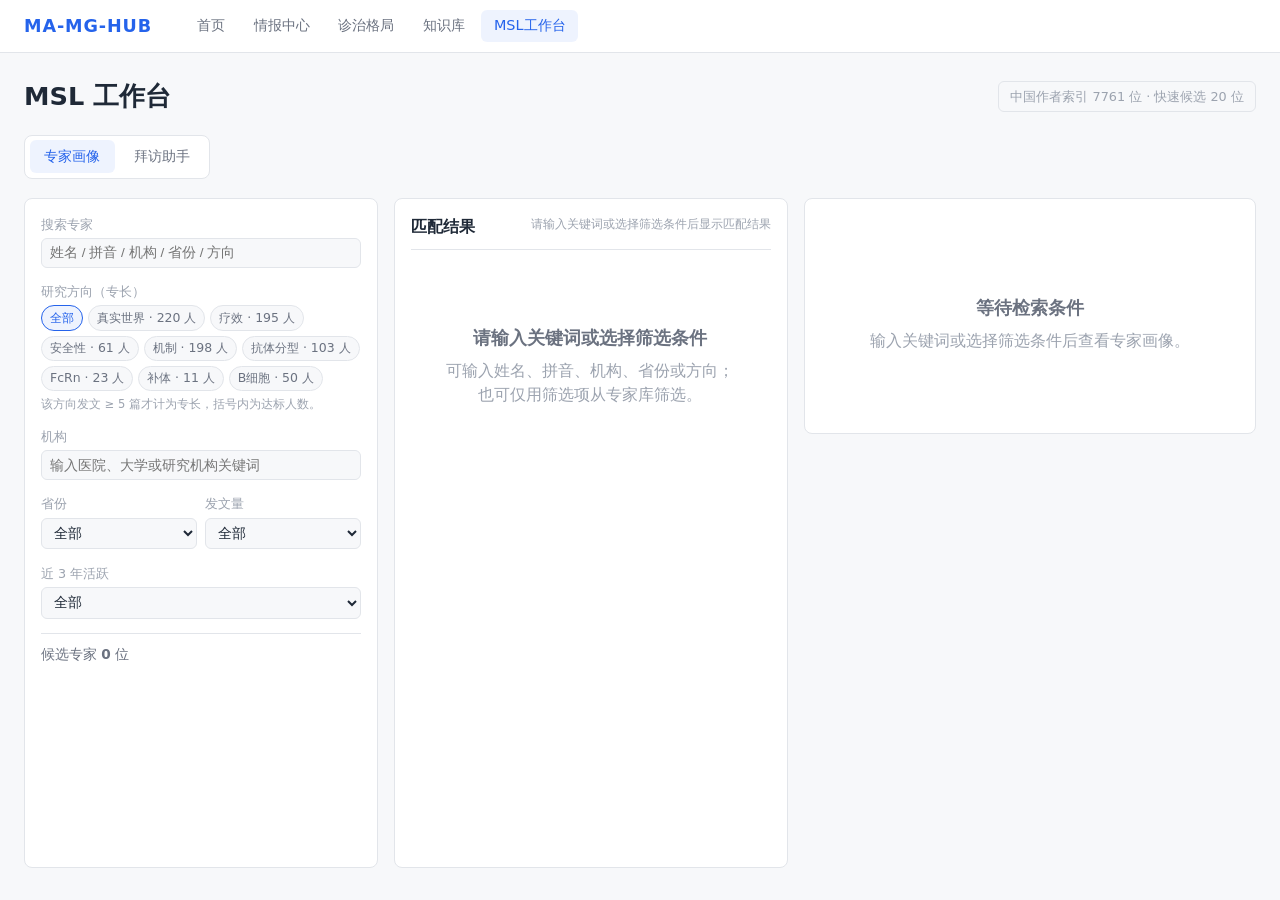
<file: pages/materials.html>
<!DOCTYPE html>
<html lang="zh-CN">
<head>
<meta charset="UTF-8">
<meta name="viewport" content="width=device-width, initial-scale=1.0">
<meta http-equiv="refresh" content="0; url=msl.html">
<title>跳转至 MSL 工作台 · MA-MG-HUB</title>
</head>
<body>
<main class="main">
  <section class="workspace-panel">
    <h3>内容工坊已合并到 MSL 工作台</h3>
    <p><a href="msl.html">进入 MSL 工作台</a></p>
  </section>
</main>
</body>
</html>
</file>
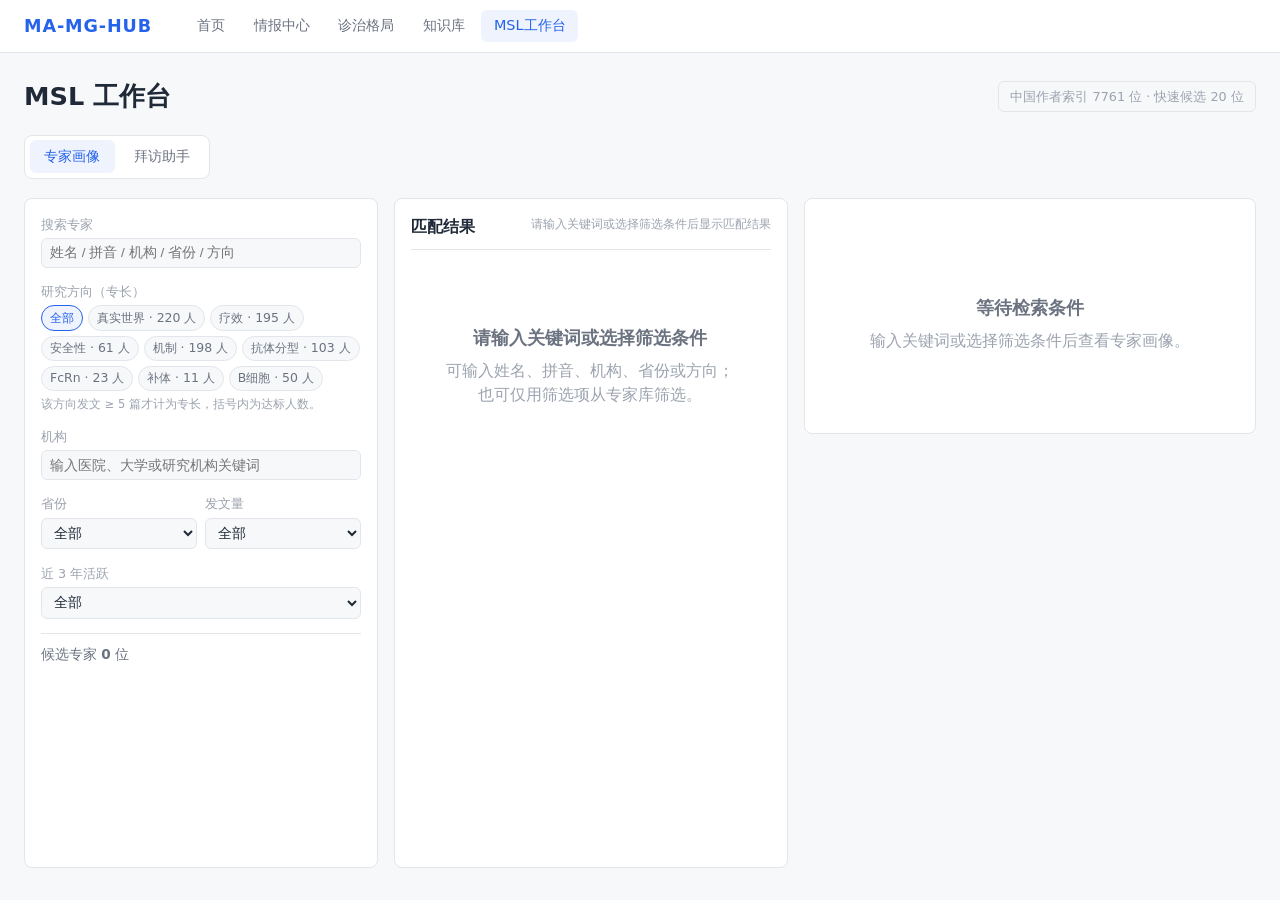
<file: pages/msl.html>
<!DOCTYPE html>
<html lang="zh-CN">
<head>
<meta charset="UTF-8">
<meta name="viewport" content="width=device-width, initial-scale=1.0">
<title>MSL 工作台 · MA-MG-HUB</title>
<link rel="stylesheet" href="../assets/main.css?v=local-20261123-050016">
</head>
<body>

<nav class="nav">
  <div class="nav-inner">
    <a href="../" class="nav-brand">MA-MG-HUB</a>
    <div class="nav-links">
      <a href="../" class="nav-link">首页</a>
      <a href="literature.html" class="nav-link">情报中心</a>
      <a href="landscape.html" class="nav-link">诊治格局</a>
      <a href="knowledge.html" class="nav-link">知识库</a>
      <a href="msl.html" class="nav-link active">MSL工作台</a>
    </div>
  </div>
</nav>

<main class="main">
  <div class="page-header">
    <h1>MSL 工作台</h1>
    <div class="page-header-actions">
      <span class="update-badge" id="mslUpdate">中国作者索引 · 快速候选</span>
    </div>
  </div>

  <div class="intel-tabs" role="tablist" aria-label="MSL 工作台视图">
    <button class="intel-tab active" type="button" data-msl-tab="experts">专家画像</button>
    <button class="intel-tab" type="button" data-msl-tab="visit">拜访助手</button>
  </div>

  <section class="intel-tab-panel" id="msl-visit">
    <div class="msl-assistant-layout">
      <div class="msl-setup-grid">
        <section class="workspace-panel msl-expert-picker">
          <div class="panel-head">
            <div>
              <h2>选择专家</h2>
              <p class="panel-caption" id="visitExpertMeta">Loading...</p>
            </div>
          </div>
          <div class="expert-search-box">
            <input class="filter-input" id="visitExpertSearch" placeholder="搜索中国作者：姓名 / 拼音 / 机构 / 省份 / 研究方向">
          </div>
          <div class="expert-search-results" id="visitChinaMatches"></div>
        </section>

        <div class="msl-builder-col">
          <section class="workspace-panel msl-module-picker">
            <div class="panel-head">
              <div>
                <h2>学术 / 产品信息</h2>
                <p class="panel-caption" id="moduleMeta">Loading...</p>
              </div>
            </div>
            <div class="module-list compact" id="visitModuleList"></div>
            <div class="compliance-box compact" id="visitCompliance"></div>
          </section>
        </div>
      </div>

      <section class="workspace-panel msl-brief-panel">
        <div class="panel-head">
          <div>
            <h2>拜访话题建议</h2>
            <p class="panel-caption" id="selectedExpertLine">请选择专家</p>
          </div>
          <div class="panel-head-actions">
            <button class="btn" id="btnExportVisitBrief" type="button" disabled>📋 导出拜访手卡</button>
          </div>
        </div>
        <div class="brief-preview msl-brief-output" id="visitBrief"></div>
      </section>
    </div>
  </section>

  <section class="intel-tab-panel active" id="msl-experts">
    <div class="workbench-grid msl-profile-grid">
      <aside class="sidebar-filters">
        <div class="filter-group">
          <label class="filter-label">搜索专家</label>
          <input class="filter-input" id="expertSearch" placeholder="姓名 / 拼音 / 机构 / 省份 / 方向">
        </div>
        <div class="filter-group">
          <label class="filter-label">研究方向（专长）</label>
          <div class="filter-radio-list" id="topicFilters"></div>
          <p class="filter-hint" id="topicFilterHint"></p>
        </div>
        <div class="filter-group">
          <label class="filter-label" for="institutionFilter">机构</label>
          <input class="filter-input" id="institutionFilter" list="institutionOptions" placeholder="输入医院、大学或研究机构关键词">
          <datalist id="institutionOptions"></datalist>
        </div>
        <div class="filter-grid-two">
          <div class="filter-group">
            <label class="filter-label" for="provinceFilter" id="locationFilterLabel">省份</label>
            <select class="filter-input" id="provinceFilter">
              <option value="all">全部</option>
            </select>
          </div>
          <div class="filter-group">
            <label class="filter-label" for="productivityFilter">发文量</label>
            <select class="filter-input" id="productivityFilter">
              <option value="all">全部</option>
              <option value="ge20">≥20 篇</option>
              <option value="ge10">10-19 篇</option>
              <option value="lt10">&lt;10 篇</option>
            </select>
          </div>
        </div>
        <div class="filter-group">
          <label class="filter-label" for="activeFilter">近 3 年活跃</label>
          <select class="filter-input" id="activeFilter">
            <option value="all">全部</option>
            <option value="ge10">≥10 篇</option>
            <option value="ge5">5-9 篇</option>
            <option value="lt5">&lt;5 篇</option>
          </select>
        </div>
        <div class="filter-stats">候选专家 <strong id="expertCount">0</strong> 位</div>
      </aside>
      <section class="workspace-list">
        <div class="result-panel-head">
          <h2>匹配结果</h2>
          <span id="expertResultMeta">Loading...</span>
        </div>
        <div id="expertList"></div>
      </section>
      <aside class="workspace-detail" id="expertDetail"></aside>
    </div>
  </section>
</main>

<script src="../data/release-manifest.js?v=local-20261123-050016"></script>
<script src="../assets/common.js?v=local-20261123-050016"></script>
<script src="../data/expert-profiles.js?v=local-20261123-050016"></script>
<script src="../data/expert-profiles-china.js?v=local-20261123-050016"></script>
<script src="../data/signals-weekly.js?v=local-20261123-050016"></script>
<script src="../data/content-modules.js?v=local-20261123-050016"></script>
<script src="../data/landscapeInsights.js?v=local-20261123-050016"></script>
<script src="../assets/msl.js?v=local-20261123-050016"></script>
</body>
</html>
</file>
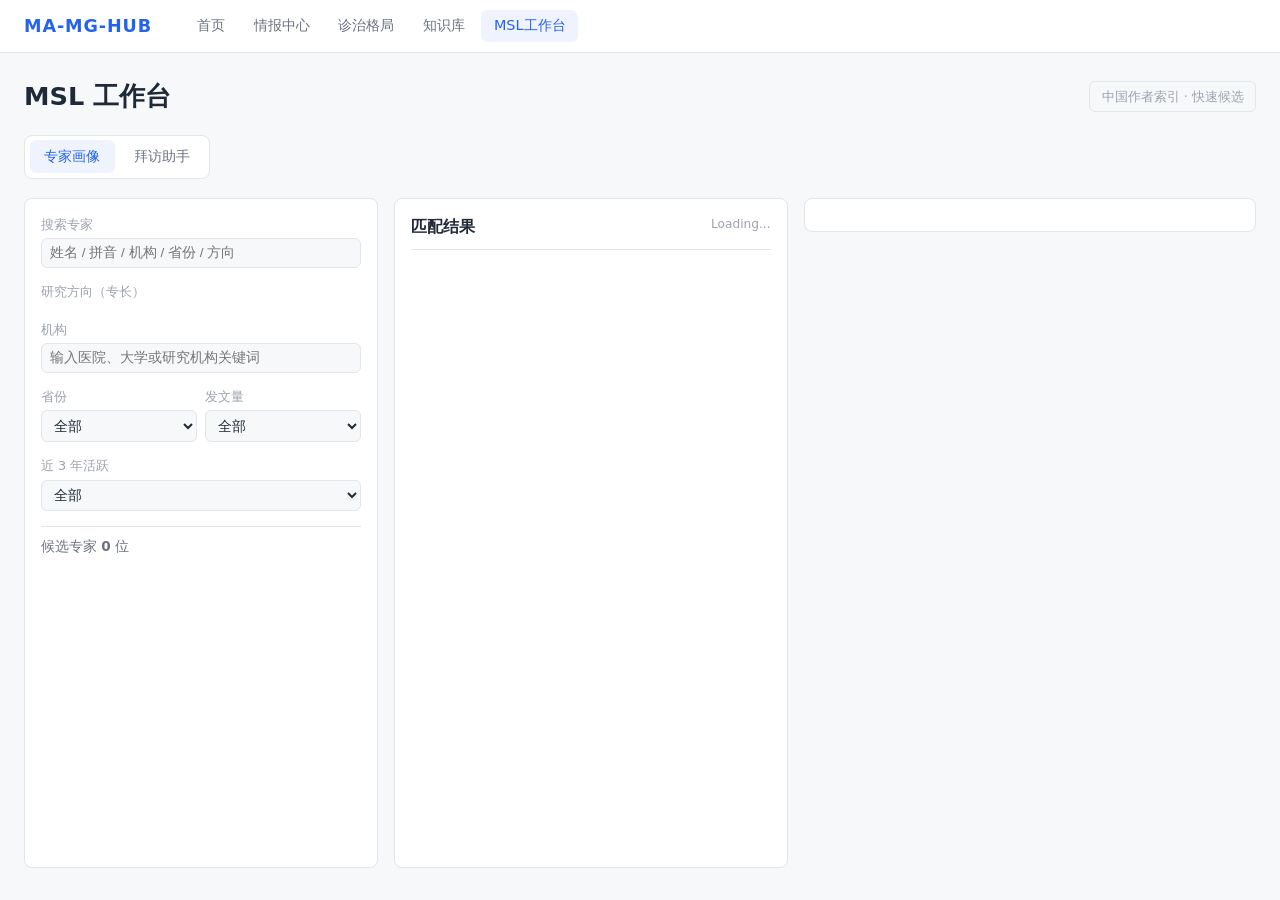
<file: pages/outputs.html>
<!DOCTYPE html>
<html lang="zh-CN">
<head>
<meta charset="UTF-8">
<meta name="viewport" content="width=device-width, initial-scale=1.0">
<meta http-equiv="refresh" content="0; url=msl.html">
<title>跳转至 MSL 工作台 · MA-MG-HUB</title>
</head>
<body>
<main class="main">
  <div class="empty-state">
    <h3>历史产出已合并到 MSL 工作台</h3>
    <p><a href="msl.html">进入 MSL 工作台</a></p>
  </div>
</main>
</body>
</html>
</file>
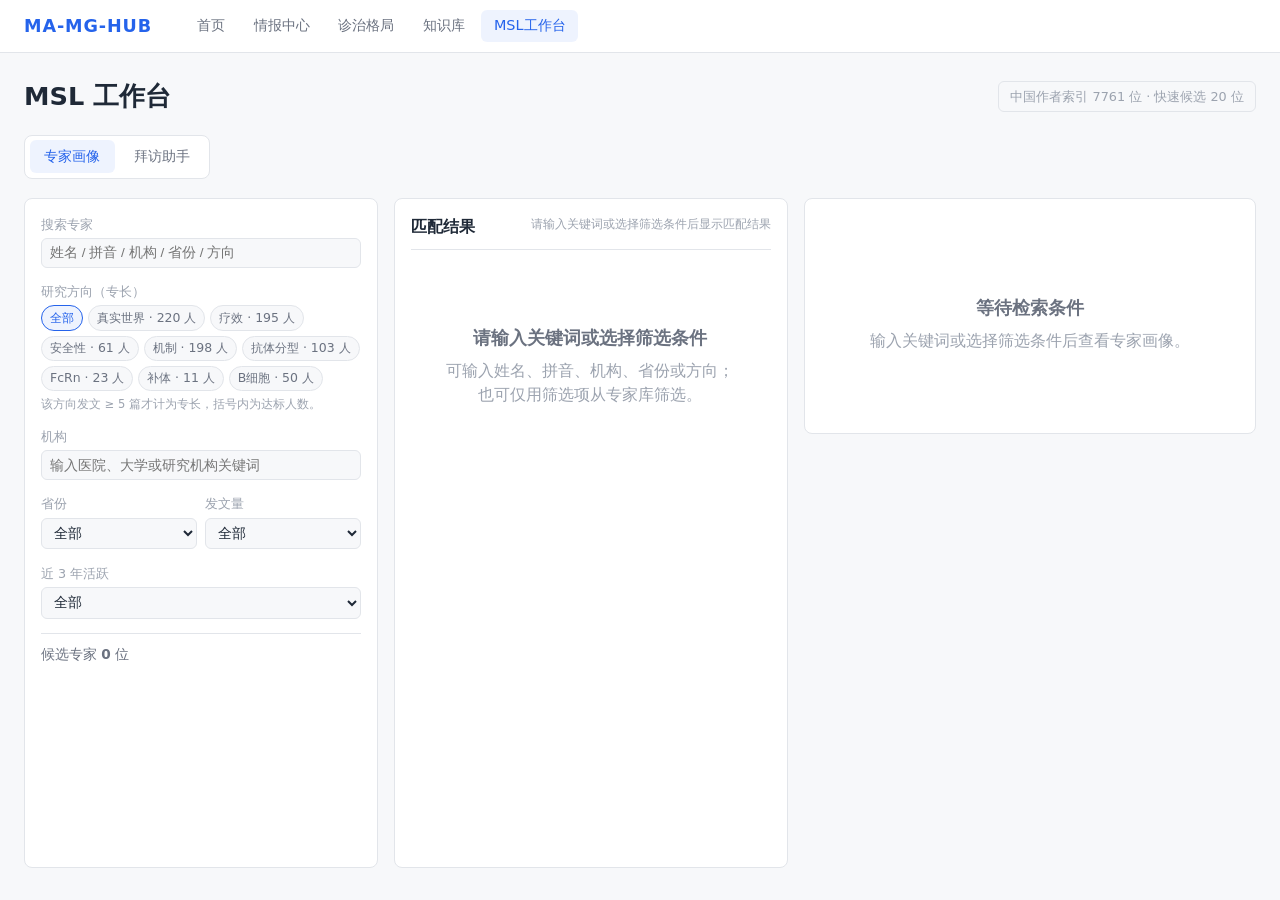
<file: pages/progress.html>
<!DOCTYPE html>
<html lang="zh-CN">
<head>
<meta charset="UTF-8">
<meta name="viewport" content="width=device-width, initial-scale=1.0">
<meta http-equiv="refresh" content="0; url=msl.html">
<title>跳转至 MSL 工作台 · MA-MG-HUB</title>
</head>
<body>
<main class="main">
  <div class="empty-state">
    <h3>前沿进展报告已合并到 MSL 工作台</h3>
    <p><a href="msl.html">进入 MSL 工作台</a></p>
  </div>
</main>
</body>
</html>
</file>
<file: assets/main.css>
/* MA-MG-HUB 主样式 — 浅色主题 */
:root {
  --bg: #f7f8fa; --bg2: #ffffff; --bg3: #e2e5ea;
  --fg: #1f2937; --fg2: #6b7280; --fg3: #9ca3af;
  --accent: #2563eb; --accent2: #3b82f6;
  --border: #e2e5ea; --card-bg: #ffffff;
  --green: #16a34a; --yellow: #ca8a04; --red: #dc2626;
}

* { margin: 0; padding: 0; box-sizing: border-box; }

html { scroll-padding-top: 4.5rem; }

body {
  font-family: -apple-system, BlinkMacSystemFont, 'Segoe UI', system-ui, sans-serif;
  background: var(--bg); color: var(--fg);
  line-height: 1.5;
  min-height: 100vh;
}

a, button { touch-action: manipulation; -webkit-tap-highlight-color: rgba(37,99,235,0.12); }

.skip-link {
  position: fixed; top: 0.5rem; left: 0.5rem; z-index: 1000;
  padding: 0.5rem 0.75rem; border-radius: 6px;
  background: var(--fg); color: #fff; text-decoration: none;
  transform: translateY(-160%); transition: transform 0.15s;
}
.skip-link:focus-visible { transform: translateY(0); }
.visually-hidden {
  position: absolute !important; width: 1px !important; height: 1px !important;
  padding: 0 !important; margin: -1px !important; overflow: hidden !important;
  clip: rect(0, 0, 0, 0) !important; white-space: nowrap !important; border: 0 !important;
}

/* ── 导航 ── */
.nav {
  background: var(--bg2);
  border-bottom: 1px solid var(--bg3);
  position: sticky; top: 0; z-index: 100;
}
.nav-inner {
  max-width: 1400px; margin: 0 auto;
  display: flex; align-items: center;
  padding: 0.6rem 1.5rem; gap: 2rem;
}
.nav-brand {
  font-size: 1.1rem; font-weight: 600; color: var(--accent);
  text-decoration: none; letter-spacing: 0.05em;
  white-space: nowrap; flex-shrink: 0;
}
.nav-links { display: flex; gap: 0.2rem; flex-wrap: wrap; }
.nav-link {
  padding: 0.35rem 0.8rem; border-radius: 6px;
  color: var(--fg2); text-decoration: none;
  font-size: 0.9rem; transition: color 0.15s, background-color 0.15s;
}
.nav-link:hover { color: var(--fg); background: var(--bg); }
.nav-link.active { color: var(--accent); background: rgba(37,99,235,0.08); }
.nav-link.disabled { opacity: 0.4; cursor: default; }

/* ── 主要内容 ── */
.main {
  max-width: 1400px; margin: 0 auto; padding: 1.5rem;
}

.page-header {
  display: flex; justify-content: space-between; align-items: center;
  margin-bottom: 1.2rem;
}
.page-header h1 { font-size: 1.6rem; font-weight: 600; text-wrap: balance; }
.page-header-actions { display: flex; align-items: center; gap: 0.8rem; }
.page-subtitle {
  color: var(--fg2); font-size: 0.86rem;
  margin: -0.4rem 0 1rem;
  max-width: 920px;
}

.update-badge {
  font-size: 0.8rem; color: var(--fg3);
  background: var(--bg); padding: 0.3rem 0.7rem;
  border-radius: 6px; border: 1px solid var(--bg3);
  max-width: 100%; overflow: hidden; text-overflow: ellipsis; white-space: nowrap;
  font-variant-numeric: tabular-nums;
}

.btn {
  padding: 0.45rem 1rem; border-radius: 6px;
  border: 1px solid var(--bg3); background: var(--bg2);
  color: var(--fg); font-size: 0.9rem; cursor: pointer;
  transition: background-color 0.15s, border-color 0.15s, color 0.15s;
}
.btn:hover { background: var(--bg); }

/* ── 情报中心标签 ── */
.intel-tabs {
  display: flex; gap: 0.3rem; align-items: center;
  margin-bottom: 1.2rem; padding: 0.3rem;
  background: var(--bg2); border: 1px solid var(--bg3);
  border-radius: 8px; width: fit-content;
}
.intel-tab {
  border: none; background: transparent; color: var(--fg2);
  padding: 0.42rem 0.9rem; border-radius: 6px;
  font-size: 0.9rem; cursor: pointer;
  transition: background-color 0.15s, color 0.15s;
}
.intel-tab:hover { color: var(--fg); background: var(--bg); }
.intel-tab.active {
  color: var(--accent); background: rgba(37,99,235,0.08);
  font-weight: 500;
}
.intel-tab-separator {
  width: 1px; align-self: stretch; min-height: 1.6rem;
  background: var(--bg3); margin: 0 0.35rem;
}
.intel-tab-conference {
  margin-left: 0.05rem;
}
.intel-tab-panel { display: none; }
.intel-tab-panel.active { display: block; }

.section-kicker {
  color: var(--fg3); font-size: 0.78rem; margin-bottom: 0.15rem;
}
.signal-topline {
  display: flex; justify-content: space-between; align-items: flex-start;
  gap: 1rem; margin-bottom: 1rem;
}
.signal-topline h2 { font-size: 1.25rem; font-weight: 600; }
.signal-page-intro {
  max-width: 760px;
  margin: 0.3rem 0 0;
  color: var(--fg3);
  font-size: 0.8rem;
  line-height: 1.55;
}
.signal-summary-grid {
  display: grid; grid-template-columns: repeat(4, minmax(0, 1fr));
  gap: 0.75rem; margin-bottom: 1rem;
}
.signal-stat-card {
  appearance: none; -webkit-appearance: none;
  display: block; width: 100%;
  font: inherit; color: inherit; text-align: left; cursor: pointer;
  background: var(--bg2); border: 1px solid var(--bg3);
  border-radius: 8px; padding: 0.85rem 1rem;
  transition: border-color 0.15s ease, background-color 0.15s ease, transform 0.15s ease;
}
/* 4 个按钮默认底色 */
.signal-stat-card.strong {
  background: rgba(220,38,38,0.045); border-color: rgba(220,38,38,0.2);
}
.signal-stat-card.medium {
  background: rgba(202,138,4,0.04); border-color: rgba(202,138,4,0.2);
}
.signal-stat-card.weak {
  background: rgba(107,114,128,0.035); border-color: rgba(107,114,128,0.18);
}
.signal-stat-card.strong strong { color: #b91c1c; }
.signal-stat-card.medium strong { color: #a16207; }
.signal-stat-card.weak strong { color: #4b5563; }
.signal-stat-card:hover {
  border-color: rgba(37,99,235,0.28);
  transform: translateY(-1px);
}
.signal-stat-card:focus-visible {
  outline: 2px solid rgba(37,99,235,0.45);
  outline-offset: 3px;
}
.signal-stat-card span {
  display: block; color: var(--fg3); font-size: 0.78rem;
}
.signal-stat-card strong {
  display: block; margin-top: 0.15rem;
  font-size: 1.45rem; color: var(--fg); line-height: 1.2;
}
.signal-stat-card em {
  display: block; margin-top: 0.3rem;
  color: var(--fg3); font-size: 0.66rem; font-style: normal;
}
.signal-stat-card[aria-pressed="true"] {
  border-color: rgba(37,99,235,0.45);
  background: rgba(37,99,235,0.06);
}
.signal-stat-card[aria-pressed="true"] em {
  color: var(--accent); font-weight: 600;
}
.signal-stat-card.strong[aria-pressed="true"] {
  border-color: rgba(220,38,38,0.5);
  background: rgba(220,38,38,0.09);
}
.signal-stat-card.strong[aria-pressed="true"] em {
  color: var(--red);
}
.signal-stat-card.medium[aria-pressed="true"] {
  border-color: rgba(202,138,4,0.5);
  background: rgba(202,138,4,0.08);
}
.signal-stat-card.medium[aria-pressed="true"] em {
  color: var(--yellow);
}
.signal-stat-card.weak[aria-pressed="true"] {
  border-color: rgba(107,114,128,0.5);
  background: rgba(107,114,128,0.07);
}
.signal-stat-card.weak[aria-pressed="true"] em {
  color: var(--fg2);
}
.signal-strength-legend {
  margin: 0 0 1rem;
  display: flex; flex-wrap: wrap; gap: 0.45rem 0.9rem;
}
.signal-list {
  display: flex; flex-direction: column; gap: 0.85rem;
}
.signal-legend-item {
  display: inline-flex; align-items: flex-start; gap: 0.35rem;
  font-size: 0.72rem; color: var(--fg3); line-height: 1.5;
  max-width: 34rem;
}
.signal-legend-item i {
  width: 8px; height: 8px; border-radius: 50%;
  margin-top: 0.3em; flex: 0 0 8px;
}
.signal-legend-item.strong i { background: rgba(220,38,38,0.6); }
.signal-legend-item.medium i { background: rgba(202,138,4,0.6); }
.signal-legend-item.weak i { background: rgba(107,114,128,0.5); }
.signal-legend-item strong {
  color: var(--fg); font-weight: 600; margin-right: 0.15rem;
}
.signal-card {
  background: var(--bg2); border: 1px solid var(--bg3);
  border-radius: 8px; padding: 1.05rem 1.15rem;
  transition: border-color 0.15s ease, background-color 0.15s ease, box-shadow 0.15s ease;
}
.signal-card[id] { scroll-margin-top: 5.5rem; }
.signal-card.is-targeted {
  border-color: rgba(37,99,235,0.5);
  box-shadow: 0 0 0 3px rgba(37,99,235,0.08);
}
.signal-card:focus-visible {
  outline: 2px solid rgba(37,99,235,0.55); outline-offset: 3px;
}
/* 强中弱信号卡片底色 */
.signal-card.signal-强 {
  border-left: 4px solid rgba(220,38,38,0.55);
  background: linear-gradient(135deg, rgba(220,38,38,0.045), var(--bg2) 60%);
}
.signal-card.signal-中 {
  border-left: 4px solid rgba(202,138,4,0.55);
  background: linear-gradient(135deg, rgba(202,138,4,0.04), var(--bg2) 60%);
}
.signal-card.signal-弱 {
  border-left: 4px solid rgba(107,114,128,0.45);
  background: linear-gradient(135deg, rgba(107,114,128,0.035), var(--bg2) 60%);
}
.signal-card:hover {
  border-color: var(--bg3);
  box-shadow: 0 2px 8px rgba(0,0,0,0.04);
}
.signal-card.signal-强:hover {
  border-left-color: rgba(220,38,38,0.7);
  box-shadow: 0 2px 10px rgba(220,38,38,0.06);
}
.signal-card.signal-中:hover {
  border-left-color: rgba(202,138,4,0.7);
  box-shadow: 0 2px 10px rgba(202,138,4,0.05);
}
.signal-card.signal-弱:hover {
  border-left-color: rgba(107,114,128,0.6);
  box-shadow: 0 2px 10px rgba(107,114,128,0.04);
}
.signal-card-head {
  display: flex; gap: 0.5rem; align-items: center;
  margin-bottom: 0.35rem; flex-wrap: wrap;
}
.signal-strength {
  display: inline-flex; align-items: center;
  font-size: 0.74rem; font-weight: 600; color: var(--fg);
  background: var(--bg); border: 1px solid var(--bg3);
  padding: 0.12rem 0.42rem; border-radius: 4px;
}
.signal-card.signal-强 .signal-strength {
  color: #b91c1c; background: rgba(220,38,38,0.06); border-color: rgba(220,38,38,0.22);
}
.signal-card.signal-中 .signal-strength {
  color: #a16207; background: rgba(202,138,4,0.06); border-color: rgba(202,138,4,0.22);
}
.signal-card.signal-弱 .signal-strength {
  color: #4b5563; background: rgba(107,114,128,0.06); border-color: rgba(107,114,128,0.2);
}
.signal-type { color: var(--fg3); font-size: 0.78rem; }
.signal-novelty {
  display: inline-flex; align-items: center;
  font-size: 0.7rem; font-weight: 600; color: #5b5f8f;
  background: rgba(99,102,241,0.06); border: 1px solid rgba(99,102,241,0.18);
  padding: 0.1rem 0.4rem; border-radius: 4px;
}
.signal-title {
  display: block; color: var(--fg);
  margin: 0;
  font-size: 1.02rem; font-weight: 650; line-height: 1.45;
}
.signal-takeaway {
  margin: 0.32rem 0 0; color: var(--fg3); font-size: 0.78rem; line-height: 1.6;
}
.signal-meta {
  margin-top: 0.3rem; color: var(--fg3); font-size: 0.78rem;
}
.signal-topic-row {
  margin-top: 0.55rem; display: flex; gap: 0.35rem; flex-wrap: wrap;
}
.signal-topic {
  font-size: 0.74rem; color: var(--fg2);
  background: var(--bg); border: 1px solid var(--bg3);
  border-radius: 4px; padding: 0.12rem 0.42rem;
}
.signal-topic.china {
  color: var(--green); background: rgba(22,163,74,0.08);
  border-color: rgba(22,163,74,0.18);
}
.signal-drug {
  font-size: 0.74rem; color: var(--accent);
  background: rgba(37,99,235,0.08); border: 1px solid rgba(37,99,235,0.18);
  border-radius: 4px; padding: 0.12rem 0.42rem;
}
.signal-kol-bridge {
  margin-top: 0.65rem;
  padding: 0.68rem 0.76rem;
  border: 1px solid rgba(37,99,235,0.16);
  background: rgba(37,99,235,0.045);
  border-radius: 8px;
  color: var(--fg2);
  font-size: 0.78rem;
  line-height: 1.55;
}
.signal-kol-bridge.compact {
  padding: 0.52rem 0.62rem;
  font-size: 0.75rem;
}
.signal-kol-bridge p {
  margin: 0.25rem 0 0;
}
.signal-kol-kicker {
  color: var(--accent);
  font-size: 0.68rem;
  font-weight: 700;
  letter-spacing: 0.08em;
  text-transform: uppercase;
}
.signal-kol-row {
  margin-top: 0.45rem;
  display: flex;
  flex-wrap: wrap;
  gap: 0.35rem;
}
.signal-kol-row.institutions .signal-kol-chip {
  border-color: rgba(22,163,74,0.2);
  background: rgba(22,163,74,0.055);
}
.signal-kol-chip {
  display: flex;
  flex-direction: column;
  gap: 0.08rem;
  flex: 1 1 160px;
  min-width: 160px;
  padding: 0.34rem 0.48rem;
  border-radius: 6px;
  border: 1px solid rgba(37,99,235,0.18);
  background: rgba(255,255,255,0.58);
}
.signal-kol-chip strong {
  color: var(--fg);
  font-size: 0.76rem;
  font-weight: 600;
}
.signal-kol-chip em {
  color: var(--fg3);
  font-size: 0.68rem;
  font-style: normal;
}
.literature-signal-narrative {
  margin-top: 0.65rem;
  padding: 0.72rem 0.78rem;
  border: 1px solid rgba(15,118,110,0.18);
  background: linear-gradient(180deg, rgba(15,118,110,0.045), rgba(255,255,255,0.45));
  border-radius: 8px;
  color: var(--fg2);
  font-size: 0.78rem;
  line-height: 1.55;
}
.literature-signal-takeaway { margin: 0.28rem 0 0; }
.literature-signal-field,
.literature-signal-points,
.literature-signal-refs {
  margin-top: 0.52rem;
  padding-top: 0.48rem;
  border-top: 1px dashed var(--bg3);
}
.literature-signal-field span,
.literature-signal-points > span,
.literature-signal-refs > span {
  display: block;
  color: var(--fg3);
  font-size: 0.68rem;
  line-height: 1.35;
  margin-bottom: 0.2rem;
}
.literature-signal-field p { margin: 0; }
.literature-signal-field.boundary {
  background: rgba(202,138,4,0.055);
  border: 1px dashed rgba(202,138,4,0.22);
  border-radius: 8px;
  padding: 0.48rem;
}
.literature-signal-points { display: grid; gap: 0.45rem; }
.literature-signal-point {
  display: flex;
  flex-direction: column;
  gap: 0.28rem;
  padding: 0.55rem 0.6rem;
  border: 1px solid rgba(37,99,235,0.14);
  background: rgba(37,99,235,0.035);
  border-radius: 8px;
}
.literature-signal-point-head {
  display: flex;
  justify-content: space-between;
  align-items: center;
  gap: 0.45rem;
}
.literature-signal-point-head > span {
  color: var(--fg3);
  font-size: 0.68rem;
}
.literature-signal-point > strong { color: var(--fg); font-size: 0.78rem; }
.literature-signal-why { margin: 0; color: var(--fg3); font-size: 0.72rem; }
.literature-signal-point ul {
  margin: 0.08rem 0 0;
  padding-left: 1.05rem;
  color: var(--fg2);
}
.literature-signal-point li { margin: 0.16rem 0; }
.literature-signal-tier {
  display: inline-flex;
  align-items: center;
  border-radius: 999px;
  padding: 0.08rem 0.38rem;
  font-size: 0.66rem;
  font-style: normal;
  font-weight: 700;
}
.literature-signal-tier.efgar { color: #166534; background: rgba(22,163,74,0.1); }
.literature-signal-tier.competitor_response { color: #9a3412; background: rgba(234,88,12,0.1); }
.literature-signal-tier.disease_progress { color: #475569; background: rgba(100,116,139,0.1); }
.literature-signal-point-refs,
.literature-signal-refs > div { display: flex; flex-wrap: wrap; gap: 0.3rem; }
.literature-signal-ref {
  display: inline-flex;
  align-items: center;
  color: var(--accent);
  background: rgba(37,99,235,0.06);
  border: 1px solid rgba(37,99,235,0.18);
  border-radius: 999px;
  padding: 0.14rem 0.38rem;
  font-size: 0.68rem;
  text-decoration: none;
}
a.literature-signal-ref:hover { background: rgba(37,99,235,0.12); }
.literature-signal-narrative {
  display: grid;
  gap: 0.78rem;
  margin-top: 0.8rem;
  padding: 0;
  border: 0;
  background: transparent;
  color: var(--fg2);
  font-size: 0.79rem;
  line-height: 1.6;
}
.literature-signal-narrative section {
  margin: 0;
}
.literature-signal-section-title {
  margin-bottom: 0.42rem;
  color: #315f65;
  font-size: 0.7rem;
  font-weight: 750;
  letter-spacing: 0.08em;
  text-transform: uppercase;
}
.literature-signal-change {
  padding: 0.78rem 0.86rem;
  border: 1px solid rgba(47, 111, 119, 0.2);
  border-radius: 9px;
  background: #f1f7f6;
}
/* 跟随信号强度变化底色 */
.signal-card.signal-强 .literature-signal-change {
  border-color: rgba(220,38,38,0.18);
  background: rgba(220,38,38,0.035);
}
.signal-card.signal-中 .literature-signal-change {
  border-color: rgba(202,138,4,0.18);
  background: rgba(202,138,4,0.03);
}
.signal-card.signal-弱 .literature-signal-change {
  border-color: rgba(107,114,128,0.16);
  background: rgba(107,114,128,0.025);
}
.literature-signal-takeaway {
  margin: 0;
  color: var(--fg);
  font-size: 0.88rem;
  font-weight: 560;
  line-height: 1.65;
}
.literature-signal-gap-grid {
  display: grid;
  grid-template-columns: repeat(3, minmax(0, 1fr));
  gap: 0.5rem;
}
.literature-signal-gap-grid > .literature-signal-section-title {
  grid-column: 1 / -1;
  margin-bottom: -0.05rem;
}
.literature-signal-gap-grid > div:not(.literature-signal-section-title) {
  padding: 0.62rem 0.68rem;
  border: 1px solid var(--bg3);
  border-radius: 8px;
  background: var(--bg);
}
.literature-signal-gap-grid > div.filled {
  border-color: rgba(47, 111, 119, 0.2);
  background: rgba(47, 111, 119, 0.045);
}
.literature-signal-gap-grid span,
.literature-evidence-result span,
.literature-evidence-gap span,
.literature-kol-question span {
  display: block;
  margin-bottom: 0.16rem;
  color: var(--fg3);
  font-size: 0.67rem;
  font-weight: 650;
}
.literature-signal-gap-grid p,
.literature-evidence-result p,
.literature-evidence-gap p,
.literature-kol-question p {
  margin: 0;
  font-size: 0.79rem;
  line-height: 1.6;
  word-break: break-word;
}
.literature-evidence-ledger {
  display: grid;
  gap: 0.48rem;
}
.literature-evidence-item {
  padding: 0.72rem 0.78rem;
  border: 1px solid var(--bg3);
  border-radius: 9px;
  background: #fff;
}
.literature-evidence-head,
.literature-evidence-head > div {
  display: flex;
  align-items: center;
  flex-wrap: wrap;
  gap: 0.32rem;
}
.literature-evidence-head span:not(.literature-signal-ref) {
  padding: 0.12rem 0.38rem;
  border-radius: 999px;
  color: var(--fg3);
  background: var(--bg2);
  font-size: 0.66rem;
}
.literature-evidence-item h4 {
  margin: 0.44rem 0 0.48rem;
  color: var(--fg);
  font-size: 0.8rem;
  font-weight: 640;
  line-height: 1.5;
}
.literature-evidence-result,
.literature-evidence-gap {
  padding: 0.48rem 0;
  border-top: 1px dashed var(--bg3);
}
.literature-evidence-gap {
  color: #315f65;
}
.literature-evidence-boundary {
  margin: 0.22rem 0 0;
  padding: 0.38rem 0.48rem;
  border-radius: 6px;
  color: #796538;
  background: rgba(181, 148, 75, 0.08);
  font-size: 0.71rem;
}
.literature-signal-points {
  display: grid;
  grid-template-columns: repeat(auto-fit, minmax(min(100%, 280px), 1fr));
  gap: 0.48rem;
  margin: 0;
  padding: 0;
  border: 0;
}
.literature-signal-points > .literature-signal-section-title,
.literature-kol-question,
.literature-msl-action {
  grid-column: 1 / -1;
}
.literature-signal-point {
  padding: 0.68rem 0.72rem;
  border-color: rgba(50, 92, 123, 0.15);
  background: #f6f8fa;
}
.literature-signal-point > strong {
  font-size: 0.8rem;
}
.literature-signal-point ul {
  margin-top: 0.2rem;
  padding-left: 1.1rem;
}
.literature-signal-point li {
  margin: 0.22rem 0;
}
.literature-kol-question {
  padding: 0.62rem 0.68rem;
  border-left: 3px solid rgba(47, 111, 119, 0.42);
  border-radius: 0 7px 7px 0;
  background: rgba(47, 111, 119, 0.05);
}
.literature-msl-action {
  margin: 0;
  color: var(--fg3);
  font-size: 0.71rem;
}
.china-panel, .chart-panel {
  background: var(--bg2); border: 1px solid var(--bg3);
  border-radius: 8px; padding: 1rem;
}
.china-panel h3 {
  font-size: 0.95rem; margin-bottom: 0.65rem;
}
.muted { color: var(--fg3); font-size: 0.82rem; }

.china-grid {
  display: grid; grid-template-columns: minmax(0, 1fr);
  gap: 1rem; margin-bottom: 1rem; align-items: stretch;
}
.chart-title {
  color: var(--fg2); font-size: 0.9rem; font-weight: 500;
  margin-bottom: 0.5rem;
}
.chart-hint {
  margin-left: 0.4rem; color: var(--fg3);
  font-size: 0.72rem; font-weight: 400;
}
.china-filter-bar {
  display: flex; flex-wrap: wrap; align-items: center; gap: 0.45rem;
  margin-top: 0.6rem; padding: 0.55rem 0.7rem;
  background: var(--bg); border: 1px solid var(--bg3); border-radius: 6px;
}
.china-filter-bar[hidden] { display: none; }
.china-filter-caption {
  color: var(--fg3); font-size: 0.76rem; flex: 0 0 auto;
}
.china-filter-chips {
  display: flex; flex-wrap: wrap; gap: 0.35rem; flex: 1 1 auto;
}
.china-filter-chip {
  border: 1px solid rgba(37,99,235,0.28); background: rgba(37,99,235,0.08);
  color: var(--accent); border-radius: 999px; padding: 0.18rem 0.55rem;
  font: inherit; font-size: 0.75rem; cursor: pointer;
}
.china-filter-chip:hover { background: rgba(37,99,235,0.16); }
.china-filter-chip span { margin-left: 0.15rem; }
.china-filter-count {
  color: var(--fg2); font-size: 0.78rem; font-weight: 600; flex: 0 0 auto;
}
.china-filter-clear {
  border: none; background: transparent; color: var(--fg3);
  font: inherit; font-size: 0.75rem; text-decoration: underline;
  text-underline-offset: 2px; cursor: pointer; flex: 0 0 auto;
}
.china-filter-clear:hover { color: var(--fg2); }
.chart-canvas {
  height: 280px; width: 100%; min-width: 0;
}
.chart-panel-wide .chart-canvas {
  height: 360px;
}
.china-chart-pair .chart-canvas {
  height: 260px;
}
.chart-fallback {
  height: 100%; display: flex; align-items: center; justify-content: center;
  color: var(--fg3); background: var(--bg); border-radius: 6px;
}
.china-content-grid {
  display: grid; grid-template-columns: repeat(3, minmax(0, 1fr));
  gap: 1rem; align-items: start;
}
.china-chart-pair {
  grid-column: span 2;
  display: grid; grid-template-columns: repeat(2, minmax(0, 1fr));
  gap: 1rem; min-width: 0;
}
.china-source-panel {
  grid-column: span 1;
  min-width: 0;
}
.compact-article {
  padding: 0.7rem 0; border-bottom: 1px solid var(--bg3);
}
.compact-article:last-child { border-bottom: none; }
.compact-article a {
  color: var(--accent); text-decoration: none;
  font-size: 0.88rem; line-height: 1.45; font-weight: 500;
}
.compact-article a:hover { text-decoration: underline; }
.compact-article div {
  margin-top: 0.18rem; color: var(--fg3); font-size: 0.76rem;
}
.source-block + .source-block { margin-top: 1rem; }
.source-block h4 {
  font-size: 0.82rem; color: var(--fg3); margin-bottom: 0.4rem;
}
.rank-list {
  list-style: none; display: flex; flex-direction: column; gap: 0.34rem;
}
.rank-list li {
  display: flex; justify-content: space-between; gap: 0.65rem;
  color: var(--fg2); font-size: 0.8rem;
}
.rank-list li span,
.rank-name {
  min-width: 0; overflow: hidden; text-overflow: ellipsis; white-space: nowrap;
}
.rank-list li strong { color: var(--fg); font-weight: 600; }
.rank-list-item {
  align-items: center; padding: 0.08rem 0;
}
.rank-count-link {
  flex: 0 0 auto; border: none; background: transparent;
  color: var(--accent); font: inherit; font-weight: 600;
  text-decoration: underline; text-underline-offset: 2px;
  cursor: pointer; padding: 0.05rem 0.12rem; border-radius: 4px;
}
.rank-count-link:hover {
  background: rgba(37,99,235,0.08);
}
.rank-modal-payload {
  display: none;
}
.rank-modal {
  max-width: 860px; width: min(860px, calc(100vw - 2rem));
}
.rank-modal-head {
  padding-right: 2rem; margin-bottom: 0.8rem;
}
.rank-modal-head h2 {
  margin-bottom: 0.2rem; line-height: 1.35;
}
.rank-modal-head span {
  color: var(--fg3); font-size: 0.82rem;
}
.rank-modal-list {
  border-top: 1px solid var(--bg3);
  max-height: 58vh; overflow-y: auto;
}
.rank-modal-list .compact-article {
  padding: 0.75rem 0;
}
.rank-modal-list .compact-article a {
  font-size: 0.9rem;
}

/* ── 会议资讯 ── */
.conference-topline {
  display: flex; justify-content: space-between; align-items: flex-start;
  gap: 1rem; margin-bottom: 1rem;
}
.conference-topline h2 {
  font-size: 1.25rem; font-weight: 600;
}
.conference-dashboard {
  display: grid; grid-template-columns: minmax(0, 1fr) 320px;
  gap: 1rem; align-items: start;
}
.conference-main,
.conference-side {
  min-width: 0; display: flex; flex-direction: column; gap: 1rem;
}
.conference-panel {
  background: var(--bg2); border: 1px solid var(--bg3);
  border-radius: 8px; padding: 1rem;
}
.conference-panel h3 {
  font-size: 0.95rem; margin-bottom: 0.75rem;
}
.conference-stat-grid {
  display: grid; grid-template-columns: repeat(5, minmax(0, 1fr));
  gap: 0.75rem;
}
.conference-stat-card {
  border: 1px solid var(--bg3); background: var(--bg2);
  border-radius: 8px; padding: 0.82rem 0.9rem;
}
.conference-stat-card span {
  display: block; color: var(--fg3); font-size: 0.74rem;
}
.conference-stat-card strong {
  display: block; color: var(--fg); font-size: 1.35rem;
  line-height: 1.2; margin-top: 0.12rem;
}
.conference-stat-card em {
  display: block; color: var(--fg3); font-size: 0.7rem;
  font-style: normal; margin-top: 0.16rem;
}
.conference-analysis-grid {
  display: grid; grid-template-columns: repeat(3, minmax(0, 1fr));
  gap: 1rem;
}
.conference-rank {
  display: flex; flex-direction: column; gap: 0.42rem;
}
.conference-rank-row {
  display: grid; grid-template-columns: minmax(80px, 0.78fr) minmax(90px, 1fr) 36px;
  gap: 0.45rem; align-items: center;
  width: 100%; border: 0; background: transparent; padding: 0;
  font: inherit; text-align: left; cursor: pointer;
  color: var(--fg2); font-size: 0.78rem;
}
.conference-rank-row:hover,
.conference-rank-row.active {
  color: var(--accent); background: rgba(37,99,235,0.05);
}
.conference-rank-row:focus-visible {
  outline: 2px solid rgba(37,99,235,0.35); outline-offset: 3px;
}
.conference-rank-row span {
  overflow: hidden; text-overflow: ellipsis; white-space: nowrap;
}
.conference-rank-track {
  height: 7px; border-radius: 999px; background: var(--bg);
  border: 1px solid var(--bg3); overflow: hidden;
}
.conference-rank-track i {
  display: block; height: 100%; width: var(--rank-width, 0%);
  background: rgba(37,99,235,0.42);
}
.conference-rank-row strong {
  color: var(--fg); text-align: right; font-size: 0.76rem;
}
.conference-toggle {
  margin-top: 0.45rem;
}
.conference-future-list,
.conference-source-list {
  display: flex; flex-direction: column; gap: 0.55rem;
}
.conference-mini-card {
  border: 1px solid var(--bg3); background: var(--bg);
  border-radius: 8px; padding: 0.72rem;
}
.conference-mini-card strong {
  display: block; color: var(--fg); font-size: 0.86rem; line-height: 1.35;
}
.conference-mini-card span,
.conference-mini-card p,
.conference-mini-card em {
  display: block; color: var(--fg3); font-size: 0.74rem;
  font-style: normal; line-height: 1.45; margin-top: 0.16rem;
}
.conference-mini-card a {
  display: inline-block; color: var(--accent); text-decoration: none;
  font-size: 0.76rem; margin-top: 0.35rem;
}
.conference-mini-card a:hover { text-decoration: underline; }
.conference-source-status {
  display: inline-flex; align-items: center;
  width: fit-content; border: 1px solid rgba(37,99,235,0.18);
  background: rgba(37,99,235,0.07); color: var(--accent);
  border-radius: 4px; padding: 0.08rem 0.38rem;
  font-size: 0.68rem; margin-bottom: 0.22rem;
}
.conference-source-status.warn {
  color: var(--yellow); border-color: rgba(202,138,4,0.24);
  background: rgba(202,138,4,0.08);
}
.conference-card {
  border: 1px solid var(--bg3); background: var(--bg2);
  border-radius: 8px; padding: 1rem;
}
.conference-card + .conference-card { margin-top: 0.65rem; }
.conference-card-head {
  display: flex; flex-wrap: wrap; gap: 0.35rem;
  align-items: center; margin-bottom: 0.45rem;
}
.conference-card-title {
  display: block; color: var(--accent); text-decoration: none;
  font-size: 0.96rem; font-weight: 600; line-height: 1.42;
}
.conference-card-title:hover { text-decoration: underline; }
.conference-card-meta {
  color: var(--fg3); font-size: 0.76rem; margin-top: 0.28rem;
}
.conference-card-analysis {
  margin-top: 0.55rem; color: var(--fg2);
  font-size: 0.8rem; line-height: 1.55;
}
.conference-badge {
  display: inline-flex; align-items: center;
  border: 1px solid var(--bg3); background: var(--bg);
  border-radius: 4px; padding: 0.1rem 0.42rem;
  color: var(--fg2); font-size: 0.7rem;
}
.conference-badge.highlight {
  color: #0f766e; background: rgba(15,118,110,0.08);
  border-color: rgba(15,118,110,0.2);
}
.conference-badge.china {
  color: var(--green); background: rgba(22,163,74,0.08);
  border-color: rgba(22,163,74,0.2);
}
.conference-abstract {
  display: block; margin-top: 0.65rem;
  border-top: 1px dashed var(--bg3); padding-top: 0.65rem;
  color: var(--fg2); font-size: 0.82rem; line-height: 1.6;
}
.conference-abstract.open { display: block; }
.conference-card-actions {
  display: flex; flex-wrap: wrap; gap: 0.45rem;
  margin-top: 0.7rem; align-items: center;
}
.conference-card-actions button,
.conference-card-actions a {
  border: 1px solid var(--bg3); background: var(--bg);
  color: var(--fg2); border-radius: 6px; padding: 0.32rem 0.58rem;
  font: inherit; font-size: 0.76rem; text-decoration: none; cursor: pointer;
}
.conference-card-actions button:hover,
.conference-card-actions a:hover {
  color: var(--accent); border-color: rgba(37,99,235,0.28);
  background: rgba(37,99,235,0.06);
}
.conference-result-list .pagination {
  margin-top: 1rem;
}

.conference-meeting-grid {
  display: grid; grid-template-columns: repeat(4, minmax(0, 1fr));
  gap: 0.85rem; margin-bottom: 1rem;
}
.conference-meeting-card {
  height: 178px; text-align: left; cursor: pointer;
  border: 1px solid var(--bg3); background: var(--bg2);
  border-radius: 8px; padding: 0.9rem;
  display: flex; flex-direction: column; gap: 0.48rem;
  transition: border-color .15s ease, box-shadow .15s ease, background .15s ease;
}
.conference-meeting-card:hover,
.conference-meeting-card.active {
  border-color: rgba(37,99,235,0.32);
  box-shadow: 0 8px 24px rgba(15,23,42,0.06);
  background: #fbfdff;
}
.conference-meeting-status {
  align-self: flex-start; border-radius: 4px;
  padding: 0.12rem 0.42rem; font-size: 0.68rem;
  border: 1px solid rgba(15,118,110,0.2);
  background: rgba(15,118,110,0.07); color: #0f766e;
}
.conference-meeting-status.watch {
  color: var(--yellow); border-color: rgba(202,138,4,0.26);
  background: rgba(202,138,4,0.08);
}
.conference-meeting-card strong {
  display: flex; align-items: center; gap: 0.38rem; flex-wrap: wrap;
  color: var(--fg); font-size: 1.1rem; line-height: 1.2;
}
.conference-meeting-card strong em {
  color: var(--fg3); font-size: 0.74rem; font-style: normal;
}
.conference-new-badge {
  display: inline-flex; align-items: center; justify-content: center;
  padding: 0.08rem 0.38rem; border-radius: 999px;
  background: linear-gradient(135deg, #ef4444, #f97316);
  color: #fff; font-size: 0.58rem; font-weight: 800;
  letter-spacing: 0.06em; line-height: 1.15;
  box-shadow: 0 4px 12px rgba(239,68,68,0.22);
}
.conference-new-badge::before {
  content: ''; width: 0.34rem; height: 0.34rem;
  margin-right: 0.22rem; border-radius: 50%; background: #fff;
  box-shadow: 0 0 0 3px rgba(255,255,255,0.28);
}
.conference-meeting-card p {
  color: var(--fg3); font-size: 0.77rem; line-height: 1.42;
  min-height: 2.1em;
}
.conference-meeting-metrics {
  margin-top: auto; display: grid; grid-template-columns: repeat(3, minmax(0, 1fr));
  gap: 0.35rem;
}
.conference-meeting-metrics span {
  border: 1px solid var(--bg3); background: var(--bg);
  border-radius: 6px; padding: 0.38rem;
  color: var(--fg3); font-size: 0.68rem;
}
.conference-meeting-metrics b {
  display: block; color: var(--fg); font-size: 0.82rem; line-height: 1.1;
  overflow: hidden; text-overflow: ellipsis; white-space: nowrap;
}
.conference-workspace {
  display: grid; grid-template-columns: minmax(0, 1fr) 320px;
  gap: 1rem; align-items: start;
}
.conference-work-main,
.conference-right-rail {
  min-width: 0; display: flex; flex-direction: column; gap: 1rem;
}
.conference-right-rail {
  position: static;
}
.conference-brief,
.conference-map-panel,
.conference-breakthrough-focus,
.conference-drilldown,
.conference-side-panel {
  background: var(--bg2); border: 1px solid var(--bg3);
  border-radius: 8px; padding: 1rem;
}
.conference-post-brief {
  background: linear-gradient(180deg, #fbfdff 0%, var(--bg2) 100%);
}
.conference-brief-head {
  display: flex; justify-content: space-between; align-items: flex-start;
  gap: 1rem; margin-bottom: 0.9rem;
}
.conference-brief-head h2 {
  font-size: 1.22rem; line-height: 1.25; margin-bottom: 0.24rem;
}
.conference-brief-head p {
  color: var(--fg2); font-size: 0.84rem; line-height: 1.6;
  max-width: 76ch;
}
.conference-kpi-grid {
  display: grid; grid-template-columns: repeat(4, minmax(0, 1fr));
  gap: 0.65rem;
}
.conference-kpi-card {
  border: 1px solid var(--bg3); background: var(--bg);
  border-radius: 8px; padding: 0.72rem;
  min-height: 82px;
}
.conference-kpi-card span,
.conference-kpi-card em {
  display: block; color: var(--fg3); font-size: 0.7rem;
  font-style: normal; line-height: 1.35;
}
.conference-kpi-card strong {
  display: block; color: var(--fg); font-size: 1.18rem;
  line-height: 1.2; margin: 0.14rem 0;
  overflow: hidden; text-overflow: ellipsis; white-space: nowrap;
}
.conference-brief-narrative {
  margin-top: 0.85rem;
}
.conference-takeaway-list {
  display: grid; grid-template-columns: repeat(2, minmax(0, 1fr));
  gap: 0.65rem;
}
.conference-takeaway-card {
  display: grid; grid-template-columns: auto minmax(0, 1fr);
  gap: 0.55rem; align-items: start;
  border: 1px solid rgba(37,99,235,0.14);
  background: rgba(37,99,235,0.035);
  border-radius: 8px; padding: 0.72rem;
}
.conference-takeaway-card span {
  display: inline-flex; align-items: center; justify-content: center;
  width: 1.55rem; height: 1.55rem; border-radius: 6px;
  background: rgba(37,99,235,0.09); color: var(--accent);
  font-size: 0.68rem; font-weight: 700;
}
.conference-takeaway-card p {
  margin: 0; color: var(--fg2); font-size: 0.8rem; line-height: 1.55;
}
.conference-strategic-narrative {
  margin-top: 0.9rem;
}
.conference-awards {
  margin-top: 0.9rem; padding: 1rem;
  border: 1px solid var(--bg3); background: var(--bg2); border-radius: 8px;
}
.conference-awards-head { margin-bottom: 0.8rem; }
.conference-awards-grid {
  display: grid; grid-template-columns: repeat(auto-fit, minmax(240px, 1fr)); gap: 0.65rem;
}
.conference-awards-card {
  display: flex; flex-direction: column; gap: 0.45rem;
  border: 1px solid rgba(15,118,110,0.16); background: var(--bg);
  border-radius: 8px; padding: 0.78rem;
}
.conference-awards-badge {
  align-self: flex-start; color: #0f766e; background: rgba(15,118,110,0.08);
  border: 1px solid rgba(15,118,110,0.18); border-radius: 5px;
  padding: 0.12rem 0.38rem; font-size: 0.68rem; font-weight: 700; line-height: 1.4;
}
.conference-awards-recipient { color: var(--fg); font-size: 0.82rem; line-height: 1.35; }
.conference-awards-card h3 { color: var(--fg2); font-size: 0.84rem; line-height: 1.5; }
.conference-awards-footer {
  display: flex; align-items: center; justify-content: space-between; gap: 0.55rem;
  margin-top: auto; padding-top: 0.5rem; border-top: 1px dashed var(--bg3);
}
.conference-awards-footer > span { color: var(--fg3); font-size: 0.72rem; }
.conference-awards-action { flex: 0 0 auto; padding: 0.35rem 0.55rem; font-size: 0.72rem; }
.conference-narrative-panel {
  border: 1px solid rgba(15,118,110,0.18);
  background: linear-gradient(180deg, rgba(15,118,110,0.055), #fff 52%, var(--bg2));
  border-radius: 10px; padding: 0.95rem;
}
.conference-narrative-head span,
.conference-briefing-questions span {
  display: block; color: #0f766e; font-size: 0.72rem; font-weight: 700;
  letter-spacing: 0.02em; margin-bottom: 0.3rem;
}
.conference-narrative-head strong {
  display: block; color: var(--fg); font-size: 1.02rem; line-height: 1.42;
}
.conference-narrative-head p {
  color: var(--fg2); font-size: 0.82rem; line-height: 1.58; margin-top: 0.35rem;
}
.conference-depth-strip {
  display: grid; grid-template-columns: repeat(4, minmax(0, 1fr));
  gap: 0.5rem; margin: 0.8rem 0;
}
.conference-depth-strip span {
  border: 1px solid rgba(15,118,110,0.14); background: rgba(15,118,110,0.045);
  border-radius: 8px; padding: 0.55rem; color: var(--fg3); font-size: 0.7rem;
}
.conference-depth-strip b {
  display: block; color: var(--fg); font-size: 0.9rem; line-height: 1.25;
  overflow: hidden; text-overflow: ellipsis; white-space: nowrap;
}
.conference-audit-strip {
  display: grid; grid-template-columns: repeat(3, minmax(0, 0.72fr)) minmax(220px, 2fr);
  gap: 0.48rem; align-items: stretch; margin: -0.15rem 0 0.85rem;
}
.conference-audit-strip span,
.conference-audit-strip p {
  border: 1px dashed rgba(15,118,110,0.18); background: rgba(255,255,255,0.75);
  border-radius: 8px; padding: 0.52rem; color: var(--fg3); font-size: 0.7rem;
}
.conference-audit-strip b {
  display: block; color: var(--fg); font-size: 0.88rem; font-variant-numeric: tabular-nums;
}
.conference-audit-strip p { margin: 0; line-height: 1.45; }
.conference-comparison-card {
  border: 1px solid rgba(37,99,235,0.18); background: rgba(37,99,235,0.045);
  border-radius: 9px; padding: 0.72rem; margin-bottom: 0.8rem;
}
.conference-comparison-card div {
  display: flex; justify-content: space-between; gap: 0.6rem; align-items: baseline;
  margin-bottom: 0.32rem;
}
.conference-comparison-card span { color: var(--accent); font-weight: 700; font-size: 0.72rem; }
.conference-comparison-card a { color: var(--accent); font-size: 0.72rem; text-decoration: none; }
.conference-comparison-card p { color: var(--fg2); font-size: 0.78rem; line-height: 1.55; margin: 0.2rem 0 0.45rem; }
.conference-comparison-card ul { margin: 0; padding-left: 1.05rem; color: var(--fg3); font-size: 0.73rem; line-height: 1.5; }
.conference-chapter-grid {
  display: grid; grid-template-columns: repeat(2, minmax(0, 1fr)); gap: 0.65rem;
}
.conference-chapter-card {
  border: 1px solid var(--bg3); background: var(--bg);
  border-radius: 8px; padding: 0.78rem;
}
.conference-chapter-top {
  display: flex; flex-wrap: wrap; align-items: center; justify-content: space-between;
  gap: 0.35rem; margin-bottom: 0.35rem;
}
.conference-chapter-index {
  display: inline-flex; color: #0f766e; background: rgba(15,118,110,0.08);
  border: 1px solid rgba(15,118,110,0.18); border-radius: 4px;
  padding: 0.08rem 0.38rem; font-size: 0.68rem; font-weight: 700;
}
.conference-score-pill {
  display: inline-flex; align-items: center;
  color: var(--fg3); background: var(--bg2); border: 1px solid var(--bg3);
  border-radius: 999px; padding: 0.08rem 0.4rem; font-size: 0.66rem;
}
.conference-chapter-card h3 {
  font-size: 0.9rem; line-height: 1.35; color: var(--fg); margin-bottom: 0.35rem;
}
.conference-chapter-card p,
.conference-chapter-card em {
  display: block; color: var(--fg2); font-size: 0.76rem; line-height: 1.52; font-style: normal;
}
.conference-chapter-card em { color: var(--fg3); margin-top: 0.35rem; }
.conference-signal-reason,
.conference-signal-boundary,
.conference-signal-kol {
  border-top: 1px dashed var(--bg3); padding-top: 0.48rem; margin-top: 0.52rem;
}
.conference-signal-reason span,
.conference-signal-boundary span,
.conference-signal-kol > span {
  display: block; color: var(--fg3); font-size: 0.68rem;
  margin-bottom: 0.2rem; line-height: 1.35;
}
.conference-signal-boundary {
  background: rgba(202,138,4,0.055); border-radius: 8px;
  border: 1px dashed rgba(202,138,4,0.22); padding: 0.48rem;
}
.conference-signal-use { color: var(--fg3) !important; margin-top: 0.45rem; }
.conference-nested-kol-list {
  display: grid; gap: 0.45rem;
}
.conference-nested-kol-card {
  display: flex; flex-direction: column; gap: 0.45rem;
  border: 1px solid rgba(37,99,235,0.14); background: rgba(37,99,235,0.035);
  border-radius: 8px; padding: 0.62rem;
}
.conference-nested-kol-card strong {
  font-size: 0.8rem; line-height: 1.35;
}
.conference-chapter-refs {
  display: grid; gap: 0.32rem; margin-top: 0.55rem; padding-top: 0.5rem;
  border-top: 1px dashed var(--bg3);
}
.conference-chapter-refs > span {
  display: block; color: var(--fg3); font-size: 0.68rem; line-height: 1.35;
}
.conference-chapter-refs > div {
  display: flex; flex-wrap: wrap; gap: 0.32rem;
}
.conference-ref-chip,
.conference-ref-empty {
  display: inline-flex; align-items: center;
  border: 1px solid rgba(37,99,235,0.18); background: rgba(37,99,235,0.045);
  color: var(--accent); border-radius: 999px; padding: 0.22rem 0.5rem;
  font: inherit; font-size: 0.7rem; line-height: 1.25; text-decoration: none;
}
button.conference-ref-chip { cursor: pointer; }
button.conference-ref-chip:hover { border-color: rgba(37,99,235,0.34); background: rgba(37,99,235,0.08); }
.conference-ref-empty { color: var(--fg3); border-color: var(--bg3); background: var(--bg); }
.conference-briefing-questions {
  margin-top: 0.75rem; border-top: 1px dashed rgba(15,118,110,0.2); padding-top: 0.7rem;
}
.conference-briefing-questions ol {
  margin: 0; padding-left: 1.2rem; color: var(--fg2); font-size: 0.78rem; line-height: 1.55;
}

.conference-map-grid {
  display: grid; grid-template-columns: repeat(2, minmax(0, 1fr));
  gap: 1rem;
}
.conference-drilldown-filter {
  display: flex; flex-direction: column; gap: 0.65rem;
  background: var(--bg); border: 1px solid var(--bg3);
  border-radius: 8px; padding: 0.72rem; margin-bottom: 0.78rem;
}
.conference-active-filter {
  display: flex; flex-wrap: wrap; align-items: center; justify-content: space-between;
  gap: 0.5rem; border: 1px dashed var(--bg3); background: var(--bg);
  border-radius: 8px; padding: 0.55rem 0.65rem;
  color: var(--fg3); font-size: 0.76rem;
}
.conference-active-filter strong { color: var(--accent); }
.conference-active-filter button {
  border: 1px solid rgba(37,99,235,0.22); background: rgba(37,99,235,0.06);
  color: var(--accent); border-radius: 6px; padding: 0.22rem 0.48rem;
  font: inherit; font-size: 0.72rem; cursor: pointer;
}
.conference-topic-board,
.conference-drug-board {
  display: flex; flex-wrap: wrap; gap: 0.38rem;
}
.conference-drug-board {
  border-top: 1px dashed var(--bg3);
  margin-top: 0.72rem; padding-top: 0.72rem;
}
.conference-topic-pill,
.conference-drug-chip {
  display: inline-flex; align-items: center; gap: 0.35rem;
  border: 1px solid var(--bg3); background: var(--bg);
  color: var(--fg2); border-radius: 6px;
  padding: 0.28rem 0.48rem; font-size: 0.74rem;
}
.conference-topic-pill,
.conference-drug-chip {
  cursor: pointer; font: inherit;
}
.conference-topic-pill.active,
.conference-drug-chip.active {
  color: var(--accent); border-color: rgba(37,99,235,0.28);
  background: rgba(37,99,235,0.06);
}
.conference-topic-pill b,
.conference-drug-chip b {
  color: var(--fg3); font-size: 0.68rem;
}
.conference-topic-pill small {
  color: var(--fg3); font-size: 0.62rem; font-weight: 700;
  border-right: 1px solid var(--bg3); padding-right: 0.32rem;
}
.conference-section-note {
  color: var(--fg3); font-size: 0.76rem; white-space: nowrap;
}
.conference-breakthrough-grid {
  display: grid; grid-template-columns: repeat(2, minmax(0, 1fr));
  gap: 0.75rem;
}
.conference-breakthrough-card {
  display: flex; flex-direction: column; gap: 0.58rem;
  border: 1px solid rgba(15,118,110,0.18);
  background: linear-gradient(180deg, rgba(15,118,110,0.045), var(--bg));
  border-radius: 8px; padding: 0.95rem; min-height: auto;
}
.conference-breakthrough-top {
  display: flex; justify-content: space-between; align-items: center;
  gap: 0.6rem;
}
.conference-breakthrough-index {
  display: inline-flex; align-items: center;
  color: #0f766e; background: rgba(15,118,110,0.08);
  border: 1px solid rgba(15,118,110,0.18);
  border-radius: 4px; padding: 0.08rem 0.38rem;
  font-size: 0.68rem; font-weight: 700;
}
.conference-priority-rule {
  display: flex; flex-wrap: wrap; align-items: center; gap: 0.45rem;
  border: 1px dashed rgba(37,99,235,0.18); background: rgba(37,99,235,0.04);
  border-radius: 8px; padding: 0.55rem 0.65rem; margin-bottom: 0.7rem;
}
.conference-priority-rule span {
  color: var(--fg3); font-size: 0.68rem;
}
.conference-priority-rule strong {
  color: var(--fg); font-size: 0.78rem; line-height: 1.35;
}
.conference-breakthrough-top em {
  color: var(--fg3); font-size: 0.7rem; font-style: normal;
}
.conference-kol-tier {
  border: 1px solid var(--bg3); border-radius: 999px; padding: 0.1rem 0.42rem;
  background: var(--bg2);
}
.conference-kol-tier.efgar {
  color: #047857; background: rgba(5,150,105,0.08); border-color: rgba(5,150,105,0.22);
}
.conference-kol-tier.competitor_response {
  color: #1d4ed8; background: rgba(37,99,235,0.08); border-color: rgba(37,99,235,0.22);
}
.conference-kol-tier.disease_progress {
  color: #b45309; background: rgba(217,119,6,0.08); border-color: rgba(217,119,6,0.22);
}
.conference-breakthrough-card strong {
  display: block; color: var(--fg); font-size: 0.98rem; line-height: 1.35;
}
.conference-breakthrough-card p {
  color: var(--fg2); font-size: 0.76rem; line-height: 1.55;
  margin: 0;
}
.conference-kol-parent,
.conference-kol-why {
  color: var(--fg3) !important; font-size: 0.72rem !important;
}
.conference-kol-score-row {
  display: flex; flex-wrap: wrap; gap: 0.35rem;
}
.conference-breakthrough-analysis {
  display: grid; gap: 0.42rem;
}
.conference-breakthrough-work,
.conference-breakthrough-analysis,
.conference-breakthrough-evidence,
.conference-breakthrough-refs {
  border-top: 1px dashed var(--bg3);
  padding-top: 0.5rem;
}
.conference-breakthrough-work span,
.conference-breakthrough-analysis span,
.conference-breakthrough-evidence > span,
.conference-breakthrough-refs span {
  display: block; color: var(--fg3); font-size: 0.68rem;
  line-height: 1.4; margin-bottom: 0.18rem;
}
.conference-breakthrough-work p {
  color: var(--fg2); font-size: 0.75rem; line-height: 1.45;
}
.conference-key-message-list {
  display: grid; gap: 0.36rem; margin: 0; padding-left: 1.1rem;
}
.conference-key-message-list li {
  color: var(--fg2); font-size: 0.78rem; line-height: 1.55;
}
.conference-breakthrough-anchor-row {
  display: flex; flex-wrap: wrap; gap: 0.32rem;
}
.conference-breakthrough-refs {
  display: grid; gap: 0.28rem;
}
.conference-breakthrough-refs button {
  display: grid; gap: 0.18rem; width: 100%; text-align: left;
  border: 1px solid rgba(37,99,235,0.14); background: rgba(255,255,255,0.8);
  border-radius: 7px; padding: 0.48rem; cursor: pointer;
}
.conference-breakthrough-refs button:hover {
  border-color: rgba(37,99,235,0.3); background: #fff;
}
.conference-breakthrough-refs button strong {
  color: var(--accent); font-size: 0.72rem; line-height: 1.3;
}
.conference-breakthrough-refs button em {
  color: var(--fg2); font-size: 0.72rem; line-height: 1.36; font-style: normal;
}
.conference-breakthrough-refs button span {
  color: var(--fg3); font-size: 0.68rem; line-height: 1.4;
  margin: 0;
}
.conference-breakthrough-refs em {
  color: var(--fg3); font-size: 0.74rem; font-style: normal;
}
.conference-breakthrough-evidence-list {
  display: grid; gap: 0.34rem; list-style: none;
  margin: 0; padding: 0;
}
.conference-breakthrough-evidence-list li {
  display: grid; grid-template-columns: auto minmax(0, 1fr);
  align-items: start; gap: 0.45rem;
}
.conference-breakthrough-evidence-list li > span {
  color: var(--fg2); font-size: 0.74rem; line-height: 1.48;
}
.conference-source-note {
  display: block; color: var(--fg3); font-size: 0.68rem;
  font-style: normal; line-height: 1.4;
}
.conference-source-note {
  margin-top: auto; border-top: 1px dashed var(--bg3);
  padding-top: 0.48rem;
}
.conference-filter-row {
  display: grid; grid-template-columns: minmax(180px, 1fr) 170px 170px auto;
  gap: 0.55rem; align-items: center; margin-bottom: 0.8rem;
}
.conference-filter-row-simple {
  grid-template-columns: minmax(220px, 1fr);
}
.conference-result-table {
  display: flex; flex-direction: column; gap: 0.55rem;
}
.conference-result-row {
  display: block;
  border: 1px solid var(--bg3); border-radius: 8px;
  background: var(--bg); padding: 0.72rem 0.78rem;
}
.conference-result-row p {
  color: var(--fg3); font-size: 0.72rem; line-height: 1.45;
  margin-top: 0.2rem;
}
.conference-result-row .conference-result-analysis {
  color: var(--fg2); font-size: 0.76rem; line-height: 1.5;
  margin-top: 0.38rem;
}
.conference-result-row button {
  border: 1px solid var(--bg3); background: var(--bg2);
  color: var(--fg2); border-radius: 6px; padding: 0.3rem 0.5rem;
  font: inherit; font-size: 0.74rem; cursor: pointer;
}
.conference-result-row-deep {
  background: linear-gradient(180deg, #fff 0%, var(--bg) 100%);
}
.conference-result-row.is-focused {
  border-color: rgba(37,99,235,0.45);
  box-shadow: 0 0 0 3px rgba(37,99,235,0.1);
}
.conference-deep-readout,
.conference-ma-implication {
  margin-top: 0.55rem; border-left: 3px solid rgba(37,99,235,0.22);
  background: rgba(37,99,235,0.035); border-radius: 6px; padding: 0.52rem 0.65rem;
}
.conference-ma-implication {
  border-left-color: rgba(15,118,110,0.26);
  background: rgba(15,118,110,0.045);
}
.conference-deep-readout span,
.conference-ma-implication span {
  display: block; color: var(--fg3); font-size: 0.68rem; font-weight: 700; margin-bottom: 0.18rem;
}
.conference-deep-readout p,
.conference-ma-implication p {
  color: var(--fg2); font-size: 0.78rem; line-height: 1.56; margin: 0;
}
.conference-metric-list {
  display: grid; gap: 0.28rem; margin-top: 0.55rem;
}
.conference-metric-list em {
  display: block; color: var(--fg2); font-size: 0.72rem; line-height: 1.42;
  border: 1px solid rgba(37,99,235,0.12); background: rgba(37,99,235,0.035);
  border-radius: 6px; padding: 0.36rem 0.48rem; font-style: normal;
}
.conference-evidence-detail {
  margin-top: 0.48rem; border-top: 1px dashed var(--bg3); padding-top: 0.42rem;
}
.conference-evidence-detail summary {
  cursor: pointer; color: var(--accent); font-size: 0.74rem; font-weight: 600;
}
.conference-evidence-detail p,
.conference-evidence-detail li {
  color: var(--fg2); font-size: 0.74rem; line-height: 1.52;
}
.conference-evidence-detail ol {
  margin: 0.4rem 0 0; padding-left: 1.15rem;
}
.conference-source-link {
  color: var(--accent); text-decoration: none; font-weight: 600;
}
.conference-source-link:hover { text-decoration: underline; }

.conference-result-tags {
  display: flex; flex-wrap: wrap; gap: 0.3rem; justify-content: flex-start;
}
.conference-empty-line,
.conference-empty-focus {
  color: var(--fg3); font-size: 0.8rem; line-height: 1.55;
}
.conference-empty-focus {
  border: 1px dashed var(--bg3); border-radius: 8px;
  background: var(--bg); padding: 0.9rem;
}
.conference-empty-focus strong {
  display: block; color: var(--fg); margin-bottom: 0.18rem;
}
.conference-empty-focus.wide {
  grid-column: 1 / -1;
}
.conference-future-list,
.conference-source-list {
  max-height: none; overflow: visible; padding-right: 0;
}

/* ── 工作流页面通用组件 ── */
.workbench-grid {
  display: grid; grid-template-columns: 250px minmax(280px, 0.85fr) minmax(360px, 1.15fr);
  gap: 1rem; align-items: start;
}
.msl-profile-grid {
  grid-template-columns: minmax(270px, 0.9fr) minmax(340px, 1fr) minmax(420px, 1.15fr);
  align-items: stretch;
}
.msl-profile-grid .sidebar-filters,
.msl-profile-grid .workspace-list,
.msl-profile-grid .workspace-detail {
  width: auto; min-width: 0;
  height: clamp(560px, calc(100vh - 230px), 760px);
  overflow-y: auto;
}
.msl-profile-grid .workspace-detail {
  height: auto; overflow-y: visible; align-self: start;
}
.msl-profile-grid .workspace-list {
  display: flex; flex-direction: column;
}
.msl-profile-grid #expertList {
  min-height: 0; overflow-y: auto; padding-right: 0.1rem;
}
.workspace-list, .workspace-detail, .workspace-panel {
  background: var(--bg2); border: 1px solid var(--bg3);
  border-radius: 8px; padding: 1rem;
}
.workspace-detail h3, .workspace-panel h2 {
  font-size: 0.98rem; margin: 1rem 0 0.55rem;
}
.workspace-panel h2:first-child { margin-top: 0; }
.workspace-two-col {
  display: grid; grid-template-columns: minmax(0, 1fr) minmax(360px, 0.9fr);
  gap: 1rem; align-items: start;
}
.expert-row {
  padding: 0.75rem; border: 1px solid var(--bg3); border-radius: 8px;
  margin-bottom: 0.55rem; cursor: pointer;
  transition: border-color 0.12s, background-color 0.12s;
}
.expert-row:hover, .expert-row.active {
  border-color: rgba(37,99,235,0.35); background: rgba(37,99,235,0.05);
}
.expert-row strong { font-size: 0.9rem; color: var(--fg); }
.expert-row div { color: var(--fg3); font-size: 0.76rem; margin-top: 0.14rem; }
.expert-row-badges {
  display: inline-flex; align-items: center; gap: 0.28rem; flex-shrink: 0;
}
.result-panel-head {
  display: flex; align-items: flex-start; justify-content: space-between;
  gap: 0.7rem; padding-bottom: 0.65rem; margin-bottom: 0.65rem;
  border-bottom: 1px solid var(--bg3);
}
.result-panel-head h2 {
  margin: 0; color: var(--fg); font-size: 1rem;
}
.result-panel-head span {
  color: var(--fg3); font-size: 0.76rem; white-space: nowrap;
}
.result-panel-head p {
  margin: 0.18rem 0 0;
}
.metric-line { color: var(--fg2) !important; }
.chip-row { display: flex; flex-wrap: wrap; gap: 0.35rem; margin-top: 0.5rem; }
.mini-chip {
  display: inline-flex; align-items: center;
  border: 1px solid var(--bg3); background: var(--bg);
  border-radius: 4px; padding: 0.1rem 0.38rem;
  color: var(--fg2); font-size: 0.72rem;
}
.detail-title h2 { font-size: 1.1rem; }
.detail-title p { color: var(--fg3); font-size: 0.82rem; margin-top: 0.1rem; }
.metric-grid {
  display: grid; grid-template-columns: repeat(4, minmax(0, 1fr));
  gap: 0.5rem; margin: 0.85rem 0;
}
.metric-grid div {
  background: var(--bg); border: 1px solid var(--bg3);
  border-radius: 6px; padding: 0.55rem;
}
.metric-grid span {
  display: block; color: var(--fg3); font-size: 0.72rem;
}
.metric-grid strong {
  display: block; color: var(--fg); font-size: 1rem; margin-top: 0.1rem;
}
.interest-bar {
  display: grid; grid-template-columns: 90px minmax(80px, 1fr) 34px;
  align-items: center; gap: 0.45rem; margin-bottom: 0.38rem;
  font-size: 0.78rem; color: var(--fg2);
}
.interest-bar div {
  height: 7px; background: var(--bg); border-radius: 999px; overflow: hidden;
}
.interest-bar i {
  display: block; height: 100%; background: rgba(37,99,235,0.45);
}
.timeline-list { margin-left: 1rem; color: var(--fg2); }
.timeline-list li { margin-bottom: 0.55rem; font-size: 0.82rem; }
.timeline-list a { color: var(--accent); text-decoration: none; }
.timeline-list a:hover { text-decoration: underline; }
.timeline-list span { display: block; color: var(--fg3); font-size: 0.74rem; }
.form-grid {
  display: grid; grid-template-columns: repeat(2, minmax(0, 1fr));
  gap: 0.8rem; margin-bottom: 0.8rem;
}
.form-grid.single { grid-template-columns: 1fr; }
.form-grid label span {
  display: block; color: var(--fg3); font-size: 0.78rem; margin-bottom: 0.22rem;
}
.form-grid input, .form-grid select, .form-grid textarea {
  width: 100%; border: 1px solid var(--bg3); background: var(--bg);
  border-radius: 6px; padding: 0.48rem 0.58rem; color: var(--fg);
  font-size: 0.86rem; font-family: inherit;
}
.btn.primary {
  background: var(--accent); border-color: var(--accent); color: #fff;
}
.btn.primary:hover { background: var(--accent2); }
.brief-preview {
  margin-top: 0.9rem; background: var(--bg); border: 1px solid var(--bg3);
  border-radius: 8px; padding: 1rem; color: var(--fg2); font-size: 0.86rem;
}
.brief-preview:empty {
  display: none;
}
.brief-preview h3 { margin-bottom: 0.55rem; color: var(--fg); font-size: 1rem; }
.brief-preview h4 { margin: 0.65rem 0 0.25rem; color: var(--fg); font-size: 0.88rem; }
.brief-preview ul { margin-left: 1.1rem; }
.save-note { color: var(--fg3); font-size: 0.78rem; margin-top: 0.55rem; }
.panel-head {
  display: flex; justify-content: space-between; align-items: center; gap: 1rem;
  margin-bottom: 0.8rem;
}
.panel-head-actions {
  display: flex; align-items: center; gap: 0.75rem;
}
.panel-head-actions .btn {
  font-size: 0.82rem; padding: 0.32rem 0.7rem;
  white-space: nowrap;
}
.panel-head h2 { margin: 0; font-size: 1rem; }
.followup-list { display: flex; flex-direction: column; gap: 0.6rem; }
.followup-card {
  display: grid; grid-template-columns: minmax(0, 1fr) auto auto;
  gap: 0.8rem; align-items: center;
  border: 1px solid var(--bg3); background: var(--bg);
  border-radius: 8px; padding: 0.75rem;
}
.followup-card.overdue { border-left: 4px solid rgba(220,38,38,0.65); }
.followup-card strong { color: var(--fg); font-size: 0.9rem; }
.followup-card span { display: block; color: var(--fg3); font-size: 0.76rem; margin-top: 0.1rem; }
.followup-meta span {
  color: var(--fg2); text-align: right;
}

.msl-assistant-layout {
  display: flex; flex-direction: column; gap: 1rem;
}
.msl-setup-grid {
  display: grid; grid-template-columns: minmax(360px, 0.92fr) minmax(520px, 1.08fr);
  gap: 1rem; align-items: start;
}
.msl-builder-col {
  display: flex; flex-direction: column; gap: 1rem;
}
.msl-expert-picker,
.msl-module-picker,
.msl-landscape-actions {
  min-width: 0;
}
.expert-search-box {
  margin-bottom: 0.7rem;
}
.expert-search-results {
  display: flex; flex-direction: column; gap: 0.5rem;
}
.visit-result-note {
  border: 1px dashed var(--bg3); background: var(--bg2);
  border-radius: 8px; padding: 0.52rem 0.62rem;
  color: var(--fg3); font-size: 0.76rem; line-height: 1.45;
}
.visit-expert-card {
  width: 100%; text-align: left; cursor: pointer;
  border: 1px solid var(--bg3); background: var(--bg);
  border-radius: 8px; padding: 0.72rem;
  display: grid; gap: 0.18rem; color: var(--fg2);
  font-family: inherit; transition: border-color 0.15s, background 0.15s;
}
.visit-expert-card:hover,
.visit-expert-card.active {
  border-color: rgba(37,99,235,0.35); background: rgba(37,99,235,0.05);
}
.visit-expert-top,
.expert-row-head {
  display: flex; justify-content: space-between; gap: 0.6rem;
  align-items: center;
}
.visit-card-badges {
  display: inline-flex; align-items: center; gap: 0.32rem; flex-shrink: 0;
}
.visit-card-action {
  display: inline-flex; align-items: center; white-space: nowrap;
  border-radius: 999px; padding: 0.1rem 0.42rem;
  background: var(--bg2); color: var(--fg3); font-size: 0.68rem; font-style: normal;
}
.visit-expert-card.active .visit-card-action {
  background: rgba(37,99,235,0.1); color: var(--accent);
}
.visit-expert-top strong,
.expert-row-head strong {
  color: var(--fg); font-size: 0.9rem; min-width: 0;
}
.visit-expert-card > span {
  display: block; font-size: 0.76rem;
}
.landscape-action-list {
  display: grid; gap: 0.55rem;
}
.landscape-action-card {
  border: 1px solid var(--bg3); border-radius: 8px; background: var(--bg);
  padding: 0.68rem;
}
.landscape-action-card span {
  display: block; color: #0f766e; font-size: 0.68rem; font-weight: 600;
  margin-bottom: 0.22rem;
}
.landscape-action-card strong {
  display: block; color: var(--fg); font-size: 0.84rem; line-height: 1.35;
  margin-bottom: 0.28rem;
}
.landscape-action-card p {
  color: var(--fg2); font-size: 0.76rem; line-height: 1.45;
  margin-bottom: 0.4rem;
}
.visit-expert-meta {
  color: var(--fg3);
}
.identity-badge {
  display: inline-flex; align-items: center; white-space: nowrap;
  border: 1px solid var(--bg3); border-radius: 999px;
  padding: 0.08rem 0.42rem; font-size: 0.68rem; font-style: normal;
  background: var(--bg2); color: var(--fg3);
}
.identity-badge.high {
  color: #047857; background: rgba(5,150,105,0.08); border-color: rgba(5,150,105,0.22);
}
.identity-badge.medium {
  color: #b45309; background: rgba(217,119,6,0.08); border-color: rgba(217,119,6,0.24);
}
.identity-badge.low {
  color: #b91c1c; background: rgba(220,38,38,0.07); border-color: rgba(220,38,38,0.20);
}
.identity-badge.foreign {
  color: #475569; background: rgba(100,116,139,0.08); border-color: rgba(100,116,139,0.22);
}
.identity-note {
  display: grid; gap: 0.12rem;
  border: 1px solid var(--bg3); border-radius: 8px;
  background: var(--bg); padding: 0.65rem; margin: 0.75rem 0;
}
.identity-note strong {
  font-size: 0.78rem; color: var(--fg);
}
.identity-note span {
  font-size: 0.76rem; color: var(--fg3);
}
.module-list.compact {
  max-height: none; overflow: visible; padding-right: 0;
  display: grid; grid-template-columns: repeat(2, minmax(0, 1fr)); gap: 0.62rem;
}
.module-card.compact {
  padding: 0.72rem; margin-bottom: 0;
}
.visit-module-card {
  display: block; cursor: pointer; transition: border-color 0.15s, background 0.15s;
}
.visit-module-card:hover,
.visit-module-card.selected {
  border-color: rgba(37,99,235,0.35); background: rgba(37,99,235,0.04);
}
.module-check span {
  min-width: 0; flex: 1;
}
.module-check small {
  display: block; color: var(--fg3); font-size: 0.72rem; margin-top: 0.08rem;
}
.module-check em {
  flex-shrink: 0; font-style: normal; font-size: 0.68rem;
  color: var(--fg3); background: var(--bg2); border-radius: 999px; padding: 0.1rem 0.42rem;
}
.visit-module-card.selected .module-check em {
  color: var(--accent); background: rgba(37,99,235,0.1);
}
.module-category {
  display: inline-flex; align-items: center; width: fit-content;
  border-radius: 999px; padding: 0.08rem 0.42rem; margin-right: 0.35rem;
  font-size: 0.68rem; border: 1px solid var(--bg3);
}
.module-category.academic {
  color: #047857; background: rgba(5,150,105,0.08); border-color: rgba(5,150,105,0.20);
}
.module-category.product {
  color: #1d4ed8; background: rgba(37,99,235,0.08); border-color: rgba(37,99,235,0.20);
}
.module-purpose,
.module-boundary {
  color: var(--fg2); font-size: 0.76rem; line-height: 1.5; margin-top: 0.42rem;
}
.module-boundary {
  color: var(--fg3); margin-top: 0.22rem;
}
.module-card.compact ul {
  margin-top: 0.4rem;
}
.compliance-box.compact {
  display: block; margin: 0.75rem 0 0;
  color: var(--fg3); font-size: 0.78rem;
  background: var(--bg2); border: 1px solid var(--bg3);
  border-radius: 8px; padding: 0.58rem 0.68rem;
}
.msl-brief-panel {
  min-height: 0;
}
.msl-brief-output {
  display: block; margin-top: 0; min-height: 360px;
}
.brief-section + .brief-section {
  margin-top: 0.95rem; padding-top: 0.78rem; border-top: 1px solid var(--bg3);
}
.brief-section p {
  color: var(--fg2); margin-top: 0.35rem;
}
.brief-section ol,
.brief-section ul {
  margin: 0.35rem 0 0 1.15rem;
}
.brief-section li {
  margin-bottom: 0.35rem; line-height: 1.55;
}
.brief-compliance {
  margin-top: 1rem; border: 1px solid rgba(202,138,4,0.22);
  background: rgba(202,138,4,0.07); color: #92400e;
  border-radius: 8px; padding: 0.7rem; font-size: 0.78rem; line-height: 1.55;
}
.msl-reference-table {
  overflow-x: auto; margin-top: 0.45rem;
}
.msl-reference-table table {
  width: 100%; min-width: 860px; border-collapse: collapse;
}
.msl-reference-table th,
.msl-reference-table td {
  border: 1px solid var(--bg3); padding: 0.45rem 0.5rem;
  font-size: 0.76rem; text-align: left; vertical-align: top;
}
.msl-reference-table th {
  background: var(--bg2); color: var(--fg); font-weight: 500;
}
.msl-reference-table td {
  color: var(--fg2);
}
.msl-reference-table a {
  color: var(--accent); text-decoration: none;
}
.msl-reference-table a:hover { text-decoration: underline; }
.msl-reference-table strong {
  display: block; color: var(--fg); font-size: 0.78rem; line-height: 1.45;
}
.msl-reference-table span {
  display: block; color: var(--fg3); margin-top: 0.16rem;
}
/* ── 知识库：知识图谱 ── */
.knowledge-stat-grid {
  display: grid; grid-template-columns: repeat(5, minmax(0, 1fr));
  gap: 0.6rem; margin-bottom: 0.9rem;
}
/* 知识库顶部只展示命中文献与证据等级两个读者向指标，避免拉伸留白 */
.knowledge-stat-grid.compact {
  grid-template-columns: repeat(2, minmax(0, 1fr));
  max-width: 560px;
}
.knowledge-stat-card {
  background: var(--bg2); border: 1px solid var(--bg3);
  border-radius: 8px; padding: 0.62rem 0.75rem;
}
.knowledge-stat-card span {
  display: block; color: var(--fg3); font-size: 0.76rem;
}
.knowledge-stat-card strong {
  display: block; margin-top: 0.1rem;
  color: var(--fg); font-size: 1.18rem; line-height: 1.2;
}
.knowledge-stat-card em {
  display: block; margin-top: 0.18rem;
  color: var(--fg3); font-size: 0.72rem; font-style: normal;
}
/* 图谱控制区：分两行，先筛选节点再决定画法 */
.kg-control-bar {
  display: flex; flex-direction: column; gap: 0.7rem;
  padding: 0.75rem 0.9rem; margin-bottom: 0.6rem;
  background: var(--bg2); border: 1px solid var(--bg3); border-radius: 10px;
}
.kg-control-group { width: 100%; min-width: 0; }
.kg-control-hint {
  display: block; margin-bottom: 0.45rem;
  font-size: 0.74rem; color: var(--fg3); font-weight: 500;
}
.kg-control-group .kg-filter-bar { margin-bottom: 0; }
.kg-usage-hint {
  font-size: 0.8rem; color: var(--fg2); line-height: 1.55;
  margin: 0 0 0.8rem; padding-left: 0.15rem;
}

/* 下方节点工作台：左=关系选择(1) / 右=策展解读(3) / 下=证据文献清单 */
.kg-workbench {
  margin-top: 1.1rem; padding: 1rem 1.1rem 1.1rem;
  background: var(--bg2); border: 1px solid var(--bg3); border-radius: 10px;
}
/* 精读区顶栏：阅读长内容时吸顶，当前概念、三镜页签与导出入口始终可达 */
.kg-workbench { position: relative; }
.kg-workbench-head {
  position: sticky; top: 3.35rem; z-index: 6;
  display: flex; justify-content: space-between; align-items: center;
  gap: 0.6rem 1rem; flex-wrap: wrap;
  margin: -1rem -1.1rem 0.9rem; padding: 0.6rem 1.1rem;
  background: var(--bg2); border-bottom: 1px solid var(--bg3);
  border-radius: 10px 10px 0 0;
}
.kg-workbench-title { display: flex; align-items: baseline; gap: 0.5rem; flex-wrap: wrap; min-width: 0; }
.kg-workbench-actions { display: flex; gap: 0.45rem; flex-wrap: wrap; }
.kg-workbench-kicker {
  display: block; font-size: 0.72rem; color: var(--fg3);
  letter-spacing: 0.04em; margin-bottom: 0.15rem;
}
.kg-workbench-title .kg-workbench-kicker { display: inline; margin: 0; }
.kg-workbench-head h3 { font-size: 1.02rem; color: var(--fg); margin: 0; font-weight: 600; }
.kg-workbench-note { font-size: 0.78rem; color: var(--fg3); }

/* 左右两栏：关系选择 : 关系解读 = 1 : 3 */
.kg-workbench-main {
  display: grid; grid-template-columns: minmax(0, 1fr) minmax(0, 3fr);
  gap: 0.9rem; align-items: start;
}
.kg-relation-pane, .kg-curation-pane {
  background: var(--bg); border: 1px solid var(--bg3);
  border-radius: 8px; padding: 0.8rem 0.85rem; min-width: 0;
}
.kg-relation-pane h4, .kg-curation-pane h4, .kg-evidence-head h4 {
  font-size: 0.82rem; color: var(--fg2); font-weight: 600;
  margin: 0 0 0.6rem; letter-spacing: 0.02em;
}
.kg-relation-pane .kg-relation-list { max-height: 640px; overflow-y: auto; }
.kg-relation-pane .kg-detail-note { margin-bottom: 0.5rem; }
.kg-relation-pick {
  display: flex; flex-direction: column; align-items: flex-start; gap: 0.12rem;
  width: 100%; text-align: left; cursor: pointer;
  border: 1px solid var(--bg3); background: var(--bg2);
  border-radius: 6px; padding: 0.45rem 0.6rem;
  margin-bottom: 0.35rem;
}
.kg-relation-pick:hover { border-color: rgba(37,99,235,0.32); background: rgba(37,99,235,0.04); }
.kg-relation-pick.selected {
  border-color: rgba(37,99,235,0.5); background: rgba(37,99,235,0.07);
}
.kg-relation-pick strong { font-size: 0.83rem; color: var(--fg); font-weight: 500; line-height: 1.3; }
.kg-relation-pick span { font-size: 0.72rem; color: var(--fg3); }
/* 关系解读是阅读内容，随内容自然增高，不设内部滚动 */
.kg-curation-pane #kgCurationPanel { min-height: 120px; }
.kg-curation-head h4 { font-size: 0.98rem; color: var(--fg); margin: 0.15rem 0 0.45rem; }
.kg-curation-section { margin-top: 0.7rem; }
.kg-curation-section h5 {
  font-size: 0.76rem; color: var(--fg3); font-weight: 500;
  margin: 0 0 0.4rem; text-transform: uppercase; letter-spacing: 0.04em;
}
.kg-curation-topic {
  border: 1px solid var(--bg3); background: var(--bg2);
  border-radius: 6px; padding: 0.5rem 0.65rem; margin-bottom: 0.4rem;
}
.kg-curation-topic strong { font-size: 0.84rem; color: var(--fg); }
.kg-curation-topic p { font-size: 0.78rem; color: var(--fg2); line-height: 1.5; margin: 0.25rem 0 0; }

/* 下方证据文献清单：选中关系后出现 */
.kg-evidence-pane {
  margin-top: 0.9rem; padding: 0.85rem 0.95rem;
  background: var(--bg); border: 1px solid var(--bg3); border-radius: 8px;
}
.kg-evidence-pane[hidden] { display: none; }
.kg-evidence-head {
  display: flex; justify-content: space-between; align-items: flex-start;
  gap: 1rem; flex-wrap: wrap;
}
.kg-evidence-head h4 { font-size: 0.9rem; color: var(--fg); margin: 0; }
.kg-evidence-head-right { display: flex; align-items: center; gap: 0.7rem; }
.kg-evidence-close {
  padding: 0.25rem 0.55rem; background: var(--bg2);
  border: 1px solid var(--bg3); border-radius: 5px;
  color: var(--fg2); font-size: 0.75rem; cursor: pointer;
}
.kg-evidence-close:hover { border-color: rgba(37,99,235,0.4); color: var(--accent); }
.cross-evidence-head { display: flex; flex-wrap: wrap; gap: 0.35rem; margin-bottom: 0.6rem; }
.kg-evidence-pane .kg-study-list { margin: 0; max-height: 360px; overflow-y: auto; }
.relation-peer-badge { color: var(--red); border-color: rgba(220,38,38,0.3); }

.kg-filter-bar {
  display: flex; gap: 0.6rem; align-items: center;
  margin-bottom: 0.8rem; flex-wrap: wrap;
}
.knowledge-search {
  margin-bottom: 0.8rem;
}
.knowledge-search input {
  width: 100%; padding: 0.52rem 0.65rem;
  background: var(--bg); border: 1px solid var(--bg3);
  border-radius: 6px; color: var(--fg); font-size: 0.86rem;
  outline: none; transition: border-color 0.15s, box-shadow 0.15s;
}
.knowledge-search input:focus {
  border-color: rgba(37,99,235,0.45);
  box-shadow: 0 0 0 3px rgba(37,99,235,0.08);
}
.knowledge-search.compact {
  flex: 1 1 320px; margin: 0;
}
.compact-select {
  width: auto; min-width: 150px; max-width: 220px;
}
.kg-canvas-wrap {
  position: relative;
  background: var(--bg2);
  border: 1px solid var(--bg3);
  border-radius: 10px;
  height: 560px;
  overflow: hidden;
}
.kg-canvas {
  width: 100%; height: 100%;
  display: block;
  cursor: grab;
  background:
    radial-gradient(circle at 50% 50%, rgba(37,99,235,0.03), transparent 70%);
}
.kg-canvas.grabbing { cursor: grabbing; }
.kg-canvas .kg-edge {
  stroke: rgba(100, 116, 139, 0.34); stroke-width: 1;
  transition: stroke 0.15s, stroke-opacity 0.15s, stroke-width 0.15s;
  stroke-linecap: round;
}
.kg-canvas .kg-edge.dim { stroke-opacity: 0.16; }
.kg-canvas .kg-edge.hl { stroke: var(--accent); stroke-opacity: 0.82; stroke-width: 2.6; }
/* 选边模式：被选中的关系线加粗描边，关联节点单独标记 */
.kg-canvas .kg-edge.edge-selected { stroke: var(--red); stroke-opacity: 1; stroke-width: 3.6; }
.kg-node.edge-peer circle { stroke: var(--red); stroke-width: 3; }
.kg-canvas .kg-edge.source-metadataConfirmed { stroke: rgba(22,163,74,0.36); }
.kg-canvas .kg-edge.secondary-edge { stroke-opacity: 0.2; }
.kg-canvas.density-bridge .kg-edge.secondary-edge,
.kg-canvas.density-all .kg-edge.secondary-edge { stroke-opacity: 0.18; }
.kg-canvas.density-all .kg-edge:not(.hl) { stroke-width: 0.9; }
.kg-canvas .kg-edge.secondary-edge.hl { stroke-opacity: 0.82; }
.kg-canvas .kg-edge.filtered-out,
.kg-node.filtered-out { display: none; }
.kg-node { cursor: pointer; }
.kg-node circle {
  stroke: var(--bg2); stroke-width: 2.5;
  transition: r 0.15s, stroke 0.15s, stroke-width 0.15s, opacity 0.15s;
}
.kg-node.dim { opacity: 0.28; }
.kg-node text {
  font-size: 11px; fill: var(--fg2);
  text-anchor: middle; pointer-events: none;
  transition: fill 0.15s, opacity 0.15s;
  paint-order: stroke;
  stroke: var(--bg2); stroke-width: 3px; stroke-linejoin: round;
}
.kg-node.active circle { stroke: var(--accent); stroke-width: 4; }
.kg-node.active text { fill: var(--fg); font-weight: 600; }
.kg-node:hover text { fill: var(--fg); }
/* 节点类型配色（对应现行六类：disease / drug / mechanism / population / outcome / evidence） */
.kg-node.type-disease circle { fill: #2563eb; }
.kg-node.type-disease text { fill: #2563eb; font-weight: 600; }
.kg-node.type-drug circle { fill: #0891b2; }
.kg-node.type-drug text { fill: #0e7490; font-weight: 600; }
.kg-node.type-mechanism circle { fill: #16a34a; }
.kg-node.type-population circle { fill: #ca8a04; }
.kg-node.type-outcome circle { fill: #7c3aed; }
.kg-node.type-evidence circle { fill: #64748b; }
.kg-canvas.community-mode .kg-node.community-mapped circle { fill: var(--community-color); }
.kg-canvas.community-mode .kg-node.community-mapped text { fill: var(--community-color); }
.kg-canvas.community-mode .kg-node.community-unmapped circle { fill: #94a3b8; }
/* 图谱工具栏 */
.kg-controls {
  position: absolute; top: 0.6rem; right: 0.6rem;
  display: flex; gap: 0.3rem;
}
.kg-ctrl-btn {
  width: 30px; height: 30px;
  border: 1px solid var(--bg3); background: var(--bg2);
  border-radius: 6px; color: var(--fg2);
  font-size: 1rem; line-height: 1; cursor: pointer;
  display: flex; align-items: center; justify-content: center;
  transition: color 0.15s, border-color 0.15s, background-color 0.15s;
}
.kg-ctrl-btn:hover { color: var(--accent); border-color: rgba(37,99,235,0.35); background: rgba(37,99,235,0.06); }
.kg-zoom-label {
  position: absolute; bottom: 0.6rem; left: 0.7rem;
  font-size: 0.72rem; color: var(--fg3);
  background: rgba(255,255,255,0.7); padding: 0.15rem 0.45rem;
  border-radius: 4px;
}
/* 图例 */
.kg-legend {
  display: flex; flex-wrap: wrap; gap: 0.8rem; align-items: center;
  margin: 0 0 0.6rem; padding: 0.5rem 0.85rem;
  background: var(--bg2); border: 1px solid var(--bg3);
  border-radius: 8px;
  font-size: 0.78rem; color: var(--fg2);
}
.kg-legend-item { display: flex; align-items: center; gap: 0.35rem; }
.kg-legend-dot { width: 11px; height: 11px; border-radius: 50%; flex-shrink: 0; }
.kg-legend-dot.disease { background: #2563eb; }
.kg-legend-dot.drug { background: #0891b2; }
.kg-legend-dot.mechanism { background: #16a34a; }
.kg-legend-dot.population { background: #ca8a04; }
.kg-legend-dot.outcome { background: #7c3aed; }
.kg-legend-dot.evidence { background: #64748b; }
.kg-legend-dot.unmapped { background: #94a3b8; }

/* 详情面板 */
.kg-detail {
  background: var(--bg2); border: 1px solid var(--bg3);
  border-radius: 10px; padding: 1.1rem 1.15rem;
  max-height: 560px; overflow-y: auto;
}
.kg-detail-type {
  font-size: 0.72rem; color: var(--fg3);
  text-transform: uppercase; letter-spacing: 0.06em;
  margin-bottom: 0.25rem;
}
.kg-detail h2 {
  font-size: 1.05rem; font-weight: 600; line-height: 1.35;
  margin-bottom: 0.5rem;
}
.kg-badges { display: flex; flex-wrap: wrap; gap: 0.35rem; margin-bottom: 0.7rem; }
.kg-badge {
  font-size: 0.72rem; padding: 0.12rem 0.5rem; border-radius: 4px;
  border: 1px solid var(--bg3); color: var(--fg2);
}
.kg-badge.conf-high { color: var(--green); background: rgba(22,163,74,0.1); border-color: rgba(22,163,74,0.3); }
.kg-badge.conf-medium { color: var(--yellow); background: rgba(202,138,4,0.1); border-color: rgba(202,138,4,0.3); }
.kg-badge.conf-low { color: var(--red); background: rgba(220,38,38,0.1); border-color: rgba(220,38,38,0.3); }
.kg-badge.community-badge {
  color: var(--community-color);
  background: color-mix(in srgb, var(--community-color) 10%, #ffffff);
  border-color: color-mix(in srgb, var(--community-color) 30%, #d7dee8);
}
.kg-badge.community-badge.mini { font-size: 0.68rem; padding: 0.14rem 0.38rem; margin-right: 0.18rem; }
.kg-detail-note {
  font-size: 0.72rem; color: var(--fg3); line-height: 1.5;
  margin: 0 0 0.4rem;
}
.kg-detail-summary {
  font-size: 0.85rem; color: var(--fg); line-height: 1.6;
  margin-bottom: 0.8rem;
}
.kg-detail-section h4 {
  font-size: 0.78rem; color: var(--fg3); font-weight: 500;
  margin: 0.8rem 0 0.4rem;
  text-transform: uppercase; letter-spacing: 0.05em;
}
.kg-tags { display: flex; flex-wrap: wrap; gap: 0.3rem; }
.kg-relation-list {
  display: flex; flex-direction: column; gap: 0.35rem;
}
.kg-relation-row {
  display: grid; grid-template-columns: 88px minmax(0, 1fr) auto;
  gap: 0.45rem; align-items: center;
  border: 1px solid var(--bg3); background: var(--bg);
  border-radius: 6px; padding: 0.45rem 0.55rem;
  text-align: left; cursor: pointer; color: var(--fg2);
}
.kg-relation-row:hover {
  border-color: rgba(37,99,235,0.3); background: rgba(37,99,235,0.04);
}
.kg-relation-row span,
.kg-relation-row em {
  color: var(--fg3); font-size: 0.7rem; font-style: normal;
}
.kg-relation-row strong {
  color: var(--fg); font-size: 0.78rem; font-weight: 500;
  overflow: hidden; text-overflow: ellipsis; white-space: nowrap;
}
.community-profile-link i {
  width: 0.58rem;
  height: 0.58rem;
  border-radius: 999px;
  display: inline-block;
  margin-right: 0.32rem;
  vertical-align: -0.05rem;
}
.kg-study-list {
  list-style: none; margin: 0; padding: 0;
  max-height: 200px; overflow-y: auto;
}
.kg-study-list li {
  font-size: 0.8rem; color: var(--fg2);
  padding: 0.3rem 0; border-bottom: 1px solid var(--border);
}
.kg-study-list li:last-child { border-bottom: none; }
.kg-ref-meta {
  color: var(--fg3); font-size: 0.72rem;
}
.kg-detail-actions { margin-top: 0.9rem; display: flex; flex-wrap: wrap; gap: 0.5rem; }
.kg-obsidian-btn {
  display: inline-flex; align-items: center; gap: 0.35rem;
  font-size: 0.82rem; padding: 0.4rem 0.8rem;
  border-radius: 6px; border: 1px solid var(--accent);
  color: var(--accent); background: rgba(37,99,235,0.06);
  text-decoration: none; transition: background-color 0.15s, border-color 0.15s, color 0.15s;
}
.kg-obsidian-btn:hover { background: rgba(37,99,235,0.14); }
.kg-empty-hint { color: var(--fg3); font-size: 0.82rem; line-height: 1.6; padding: 1rem 0; }
.panel-caption {
  color: var(--fg3); font-size: 0.78rem; margin-top: 0.18rem;
}
.knowledge-matrix-table {
  overflow-x: auto;
}
.knowledge-matrix-table table {
  width: 100%; border-collapse: collapse; min-width: 980px;
}
.knowledge-matrix-table th,
.knowledge-matrix-table td {
  border: 1px solid var(--bg3); padding: 0.48rem 0.55rem;
  font-size: 0.78rem; text-align: left; vertical-align: top;
}
.knowledge-matrix-table th {
  background: var(--bg); color: var(--fg); font-weight: 500;
  position: sticky; top: 0; z-index: 1;
}
.knowledge-matrix-table td { color: var(--fg2); }
.matrix-node-link {
  border: none; background: transparent; padding: 0;
  color: var(--accent); cursor: pointer; font: inherit;
  text-align: left;
}
.matrix-node-link:hover { text-decoration: underline; }
.kg-pmid-link {
  display: inline-block; margin: 0 0.25rem 0.15rem 0;
  color: var(--accent); text-decoration: none;
}
.kg-pmid-link:hover { text-decoration: underline; }

/* ── 知识库 · 底座条与小标签 ── */
.kb-baseline {
  display: flex; flex-wrap: wrap; gap: 0.3rem 1.25rem;
  margin: 0 0 1rem; font-size: 0.8rem; color: var(--fg2);
}
.kb-baseline strong { color: var(--fg); font-weight: 600; margin-left: 0.12rem; }
.kb-entry-meta {
  display: flex; align-items: center; gap: 0.3rem; flex-wrap: wrap;
  font-size: 0.72rem; color: var(--fg3);
}
.kb-kind, .kb-stance, .kb-strength {
  font-style: normal; font-size: 0.7rem; font-weight: 600; line-height: 1.5;
  padding: 0 0.4rem; border-radius: 4px;
  border: 1px solid var(--bg3); color: var(--fg2); background: var(--bg2); white-space: nowrap;
}
.kb-kind-concept { color: #1d4ed8; background: rgba(37,99,235,0.07); border-color: rgba(37,99,235,0.22); }
.kb-kind-entity { color: #0f766e; background: rgba(15,118,110,0.07); border-color: rgba(15,118,110,0.22); }
.kb-kind-dataPoint { color: #a16207; background: rgba(202,138,4,0.08); border-color: rgba(202,138,4,0.25); }
.kb-kind-comparison { color: #6d28d9; background: rgba(124,58,237,0.07); border-color: rgba(124,58,237,0.22); }
.kb-kind-guideline { color: #475569; background: rgba(100,116,139,0.08); border-color: rgba(100,116,139,0.25); }
.kb-kind-lang { color: var(--fg3); font-weight: 500; }
.kb-stance-insufficient { color: #b45309; background: rgba(217,119,6,0.08); border-color: rgba(217,119,6,0.24); }
.kb-stance-cautious { color: #475569; background: rgba(100,116,139,0.07); border-color: rgba(100,116,139,0.22); }
.kb-strength-强 { color: #b91c1c; background: rgba(220,38,38,0.06); border-color: rgba(220,38,38,0.22); }
.kb-strength-中 { color: #a16207; background: rgba(202,138,4,0.06); border-color: rgba(202,138,4,0.22); }
.kb-strength-弱 { color: #4b5563; background: rgba(107,114,128,0.06); border-color: rgba(107,114,128,0.2); }
.kb-node-chip {
  font-size: 0.72rem; line-height: 1.4; padding: 0.04rem 0.45rem; border-radius: 999px;
  border: 1px solid color-mix(in srgb, var(--community-color) 32%, #d7dee8);
  background: color-mix(in srgb, var(--community-color) 8%, #ffffff);
  color: var(--fg); cursor: pointer; font-family: inherit;
}
.kb-node-chip:hover {
  border-color: var(--community-color); background: color-mix(in srgb, var(--community-color) 16%, #ffffff);
}

/* ── 知识库 · 控制区（大白话） ── */
.kg-control-bar {
  display: flex; flex-direction: column; gap: 0.65rem;
  padding: 0.85rem 0.95rem; margin-bottom: 0.8rem;
  background: var(--bg2); border: 1px solid var(--bg3); border-radius: 10px;
}
.kg-control-row { display: flex; flex-wrap: wrap; align-items: center; gap: 0.5rem; }
.kg-control-label { font-size: 0.8rem; color: var(--fg2); font-weight: 600; min-width: 3.8rem; }
.kg-control-row .knowledge-search.compact { flex: 1 1 300px; margin: 0; }
.kg-reset-btn {
  font: inherit; font-size: 0.78rem; padding: 0.36rem 0.7rem; cursor: pointer;
  border: 1px solid var(--bg3); background: var(--bg); color: var(--fg2); border-radius: 6px;
}
.kg-reset-btn:hover { color: var(--accent); border-color: rgba(37,99,235,0.4); }
.kg-map-count { margin-left: auto; font-size: 0.76rem; color: var(--fg3); }
.kg-control-static { font-size: 0.8rem; color: var(--fg2); line-height: 1.55; }
.kg-relation-note {
  font-size: 0.78rem; color: var(--fg2); line-height: 1.55;
  margin: 0 0 0.6rem; padding: 0.4rem 0.6rem;
  background: var(--bg); border: 1px solid var(--bg3); border-radius: 6px;
}
.kb-evidence-focus {
  font-size: 0.84rem; color: #92400e; line-height: 1.6;
  padding: 0.45rem 0.65rem; margin: 0.5rem 0;
  background: rgba(202,138,4,0.06); border-left: 3px solid rgba(202,138,4,0.5); border-radius: 4px;
}
.kb-evidence-focus strong { display: block; font-size: 0.74rem; color: var(--fg3); font-weight: 600; }
/* 连接镜：按启示分组 */
.kg-relation-group {
  display: flex; align-items: center; gap: 0.4rem;
  font-size: 0.76rem; font-weight: 500; color: var(--fg2);
  margin: 0.7rem 0 0.25rem; padding-bottom: 0.2rem; border-bottom: 1px solid var(--bg3);
}
.kg-relation-group:first-child { margin-top: 0; }
.kg-group-dot { width: 8px; height: 8px; border-radius: 50%; background: var(--fg3); }
.kg-group-track { background: #2563eb; }
.kg-group-anomaly { background: #b45309; }
.kg-group-gap { background: #7c3aed; }
.kg-relation-signal {
  display: block; font-style: normal; font-size: 0.7rem; color: var(--fg3); margin-top: 0.12rem;
}
.kg-insight-banner {
  display: flex; flex-wrap: wrap; gap: 0.35rem 0.6rem; align-items: baseline;
  padding: 0.5rem 0.7rem; margin-bottom: 0.6rem;
  border-radius: 8px; border-left: 3px solid var(--fg3); background: var(--bg2);
  font-size: 0.8rem; color: var(--fg2); line-height: 1.55;
}
.kg-insight-banner strong { color: var(--fg); font-weight: 500; }
.kg-insight-track { border-left-color: #2563eb; }
.kg-insight-anomaly { border-left-color: #b45309; }
.kg-insight-gap { border-left-color: #7c3aed; }
.kg-signal-side { font-size: 0.72rem; color: var(--fg3); margin-right: 0.2rem; }
/* 圆点颜色按机制家族（inline --node-color），不再依赖主题分类模式 */
.kb-map .kg-node circle { fill: var(--node-color); }
.kb-map .kg-node text { fill: var(--node-color); }
.kg-help { font-size: 0.78rem; color: var(--fg2); }
.kg-help summary { cursor: pointer; color: var(--accent); width: fit-content; }
.kg-help-body {
  margin-top: 0.4rem; padding: 0.5rem 0.7rem; line-height: 1.6;
  background: var(--bg); border: 1px solid var(--bg3); border-radius: 6px;
}
.kg-help-body p { margin: 0 0 0.35rem; }
.kg-help-body p:last-child { margin-bottom: 0; }

/* ── 知识库 · 同心圆概念图 ── */
.kb-map .kg-canvas-wrap { height: auto; aspect-ratio: 1200 / 820; min-height: 520px; }
.kb-map .kg-node text { font-size: 12px; fill: var(--fg2); stroke: var(--bg2); stroke-width: 3.5px; paint-order: stroke; }
.kb-map .kg-canvas .kg-edge { stroke: rgba(100, 116, 139, 0.16); }
.kb-map .kg-canvas .kg-edge.kg-edge-same { stroke-dasharray: 4 4; }
.kb-map .kg-canvas .kg-edge.hl { stroke: var(--accent); }
.kb-map .kg-canvas .kg-edge.edge-selected { stroke: var(--red); }
.kg-ring-guide { stroke: var(--bg3); stroke-width: 1; stroke-dasharray: 3 6; }
.kg-ring-label { font-size: 11.5px; fill: var(--fg3); font-weight: 600; }
.kg-ring-dot {
  display: inline-block; width: 14px; height: 14px; border-radius: 50%;
  border: 2px solid #94a3b8; margin-right: 0.2rem;
}
.kg-map-footnote { font-size: 0.76rem; color: var(--fg3); margin: 0.5rem 0 0; line-height: 1.5; }
.kg-base-node circle { fill: #cbd5e1; stroke: var(--bg2); stroke-width: 2; stroke-dasharray: 2 2; }
.kg-base-node text { font-size: 12px; fill: var(--fg2); font-weight: 600; }
.kg-node.located circle { stroke: #ea580c; stroke-width: 4; }
.kg-landing-mark { fill: #ea580c; stroke: var(--bg2); stroke-width: 1.5; }
.kb-dim { opacity: 0.14; transition: opacity 0.15s; }
.kg-legend-line {
  display: inline-block; width: 18px; height: 0; margin-right: 0.25rem;
  border-top: 2px solid rgba(100, 116, 139, 0.55);
}
.kg-legend-landing {
  display: inline-block; width: 10px; height: 10px; border-radius: 50%;
  background: #ea580c; border: 2px solid #fff; box-shadow: 0 0 0 1px #ea580c;
}

/* 选中来源：让精读区的因果一眼可见 */
.kg-selection-ribbon {
  display: flex; align-items: center; gap: 0.5rem; flex-wrap: wrap;
  margin: 0.3rem 0 0.7rem; padding: 0.55rem 0.85rem;
  background: rgba(37,99,235,0.05); border: 1px solid rgba(37,99,235,0.18);
  border-left: 3px solid var(--accent); border-radius: 8px;
  font-size: 0.82rem; color: var(--fg2);
}
.kg-ribbon-dot { width: 10px; height: 10px; border-radius: 50%; background: var(--accent); flex-shrink: 0; }
.kg-ribbon-link {
  margin-left: auto; border: none; background: none; color: var(--accent);
  font-family: inherit; font-size: 0.8rem; cursor: pointer;
}
#kgFromGraph { color: var(--accent); font-weight: 600; }
#knowledgeWorkbench.just-selected > .kg-workbench-head { animation: kgSelectedFlash 0.75s ease-out; }
@keyframes kgSelectedFlash {
  0% { background: rgba(37,99,235,0.16); }
  100% { background: var(--bg2); }
}

/* ── 知识库 · 精读区：身份头 / 三镜 / 卡片 ── */
#knowledgeWorkbench { scroll-margin-top: 3.6rem; }
.kb-map { scroll-margin-top: 3.6rem; }
.kg-identity {
  display: grid; grid-template-columns: minmax(0, 1fr) 400px;
  gap: 1rem; align-items: start; margin-bottom: 1rem;
  min-height: 0;
}
.kg-identity.kg-identity-solo { grid-template-columns: minmax(0, 1fr); }
.kg-identity-main h3 { font-size: 1.22rem; font-weight: 600; color: var(--fg); margin: 0.1rem 0 0.4rem; line-height: 1.35; }
.kg-identity-main .kg-detail-summary { margin-bottom: 0.6rem; }
.kg-evidence-bar {
  display: flex; height: 8px; max-width: 440px;
  border-radius: 4px; overflow: hidden; background: var(--bg3); margin-bottom: 0.3rem;
}
.kg-ev-seg { display: block; height: 100%; }
.kg-ev-l1 { background: #1d4ed8; }
.kg-ev-l2 { background: #3b82f6; }
.kg-ev-l3 { background: #60a5fa; }
.kg-ev-l4 { background: #94a3b8; }
.kg-ev-l5 { background: #cbd5e1; }
.kg-ev-lx { background: #e5e7eb; }
.kg-evidence-legend {
  display: flex; flex-wrap: wrap; gap: 0.15rem 0.75rem;
  font-size: 0.74rem; color: var(--fg2); margin-bottom: 0.55rem;
}
.kg-ev-dot { display: inline-block; width: 9px; height: 9px; border-radius: 2px; margin-right: 0.25rem; }
.kg-ego { background: var(--bg); border: 1px solid var(--bg3); border-radius: 8px; padding: 0.6rem 0.6rem 0.15rem; min-width: 0; }
.kg-ego-head .kg-workbench-kicker { display: inline; margin-right: 0.4rem; }
.kg-ego-svg { width: 100%; height: auto; display: block; }
.kg-ego-edge { stroke: rgba(100, 116, 139, 0.3); }
.kg-ego-node { cursor: pointer; }
.kg-ego-node:hover circle { stroke: var(--accent); stroke-width: 2.5; }
.kg-ego-node text { font-size: 11.5px; fill: var(--fg2); }
.kg-ego-center-label { font-size: 12px; font-weight: 600; fill: var(--fg); }

.kg-lens-tabs { display: flex; gap: 0.2rem; border-bottom: 1px solid var(--bg3); margin-bottom: 0.9rem; }
.kg-lens-tab {
  border: none; background: transparent; padding: 0.5rem 0.85rem;
  font: inherit; font-size: 0.92rem; color: var(--fg2); cursor: pointer;
  border-bottom: 2px solid transparent; margin-bottom: -1px;
}
.kg-lens-tab em { font-style: normal; font-size: 0.72rem; color: var(--fg3); margin-left: 0.2rem; }
.kg-lens-tab:hover { color: var(--fg); }
.kg-lens-tab.active { color: var(--accent); font-weight: 600; border-bottom-color: var(--accent); }
.kg-lens-panel[hidden] { display: none; }
.kb-section-head { margin: 0.2rem 0 0.55rem; }
.kb-section-head + .kb-section-head { margin-top: 1.3rem; }
.kb-section-head h4 {
  display: flex; align-items: center; gap: 0.45rem;
  font-size: 0.98rem; font-weight: 600; color: var(--fg); margin: 0;
}
.kb-section-count { font-size: 0.72rem; color: var(--fg3); font-weight: 500; }
.kb-section-head p { font-size: 0.76rem; color: var(--fg3); margin: 0.12rem 0 0; line-height: 1.5; }

/* 编辑层卡片：逐概念撰写的精读导语与思考问题 */
.kb-editorial-card {
  background: var(--bg2); border: 1px solid rgba(37,99,235,0.2);
  border-left: 3px solid var(--accent); border-radius: 8px;
  padding: 0.65rem 0.9rem; margin-bottom: 0.9rem;
}
.kb-editorial-lead { font-size: 0.94rem; color: var(--fg); line-height: 1.7; font-weight: 500; margin: 0.25rem 0 0.5rem; }
.kb-editorial-line, .kb-editorial-caution { font-size: 0.84rem; color: var(--fg2); line-height: 1.65; margin: 0.22rem 0; }
.kb-editorial-line strong, .kb-editorial-caution strong {
  display: inline-block; font-size: 0.74rem; color: var(--fg3); font-weight: 600; margin-right: 0.45rem;
}
.kb-editorial-caution { color: #92400e; }
.kb-editorial-thought h5 { font-size: 0.96rem; color: var(--fg); font-weight: 600; line-height: 1.5; margin: 0.2rem 0 0.35rem; }
.kb-editorial-mark { color: var(--accent) !important; font-size: 0.72rem !important; }

.kb-topic, .kb-signal-card, .kb-question-card, .kb-divergence-card {
  background: var(--bg); border: 1px solid var(--bg3); border-radius: 8px;
  padding: 0.7rem 0.9rem; margin-bottom: 0.6rem;
  transition: border-color 0.15s, box-shadow 0.15s;
}
.kb-topic.is-focused, .kb-signal-card.is-focused, .kb-question-card.is-focused {
  border-color: rgba(37,99,235,0.5); box-shadow: 0 0 0 3px rgba(37,99,235,0.08);
}
.kb-topic-head h5, .kb-signal-card h5, .kb-question-card h5, .kb-divergence-card h5 {
  font-size: 0.92rem; font-weight: 600; color: var(--fg); line-height: 1.45; margin: 0.18rem 0 0.45rem;
}
.kb-claims { display: flex; flex-direction: column; gap: 0.4rem; }
.kb-claim { padding-left: 0.75rem; border-left: 2px solid var(--bg3); }
.kb-claim-warn { border-left-color: rgba(202,138,4,0.6); }
.kb-claim p { font-size: 0.86rem; line-height: 1.72; color: var(--fg); margin: 0; }
.kb-claim-meta { display: flex; flex-wrap: wrap; gap: 0.4rem; align-items: center; margin-bottom: 0.08rem; font-size: 0.72rem; color: var(--fg3); }
.kb-claim-label { font-style: normal; font-weight: 600; font-size: 0.74rem; color: var(--accent); }
.kb-more summary, .kb-raw summary {
  cursor: pointer; font-size: 0.78rem; color: var(--accent); padding: 0.15rem 0;
}
.kb-more .kb-claim { margin-top: 0.4rem; }
.kb-raw { margin-top: 0.45rem; }
.kb-raw p { font-size: 0.78rem; color: var(--fg3); line-height: 1.5; padding: 0.12rem 0; white-space: pre-wrap; }
.kb-topic-foot { margin-top: 0.6rem; display: flex; flex-direction: column; gap: 0.35rem; }
.kb-pmid-chips { display: flex; flex-wrap: wrap; gap: 0.1rem 0.15rem; align-items: center; }
.kb-anchor-row, .kb-chip-row { display: flex; flex-wrap: wrap; gap: 0.25rem; align-items: center; }
.kb-excerpt { font-size: 0.86rem; color: var(--fg2); line-height: 1.65; margin: 0; }
.kb-truncated { font-size: 0.74rem; color: var(--fg3); margin-left: 0.2rem; }
.kb-ref-list { max-height: none; }

.kb-signal-head { display: flex; align-items: center; gap: 0.4rem; flex-wrap: wrap; margin-bottom: 0.15rem; }
.kb-dl { display: grid; grid-template-columns: 86px minmax(0, 1fr); gap: 0.25rem 0.65rem; margin: 0 0 0.4rem; }
.kb-dl dt { font-size: 0.76rem; color: var(--fg3); padding-top: 0.14rem; }
.kb-dl dd { font-size: 0.85rem; color: var(--fg); line-height: 1.68; margin: 0; }
.kb-open { font-size: 0.83rem; color: var(--fg2); line-height: 1.62; margin: 0 0 0.4rem; }
.kb-card-foot {
  display: flex; flex-wrap: wrap; align-items: center; gap: 0.25rem 0.5rem;
  font-size: 0.76rem; margin: 0.4rem 0 0;
}
.kb-two-side { display: grid; grid-template-columns: repeat(2, minmax(0, 1fr)); gap: 0.8rem; }
.kb-two-side span { font-size: 0.72rem; color: var(--fg3); font-weight: 600; }
.kb-two-side p { font-size: 0.82rem; color: var(--fg2); line-height: 1.62; margin: 0.1rem 0 0; }
.kb-think-note { margin-top: 1rem; }
.kb-focus-chip {
  font: inherit; font-size: 0.8rem; line-height: 1.4; text-align: left;
  padding: 0.2rem 0.55rem; border-radius: 6px; cursor: pointer;
  border: 1px solid var(--bg3); background: var(--bg2); color: var(--fg);
}
.kb-focus-chip:hover { border-color: rgba(37,99,235,0.4); color: var(--accent); }

.kg-relation-modes { display: flex; flex-wrap: wrap; gap: 0.3rem; margin-bottom: 0.75rem; }
.kg-mode-tab {
  border: 1px solid var(--bg3); background: var(--bg2); color: var(--fg2);
  font: inherit; font-size: 0.8rem; padding: 0.28rem 0.78rem; border-radius: 999px; cursor: pointer;
}
.kg-mode-tab.active { border-color: rgba(37,99,235,0.45); color: var(--accent); background: rgba(37,99,235,0.06); font-weight: 600; }
.kg-relation-row2 {
  display: grid; grid-template-columns: minmax(0, 1fr) auto;
  gap: 0.35rem; align-items: stretch; margin-bottom: 0.35rem;
}
.kg-relation-row2 .kg-relation-pick { margin-bottom: 0; }
.kg-relation-pick small { font-weight: 400; color: var(--fg3); margin-left: 0.3rem; }
.kb-hospitals { margin-top: 0.9rem; }
.kb-hospital-list { margin: 0.2rem 0 0.4rem; padding-left: 1.25rem; }
.kb-hospital-list li {
  display: flex; justify-content: space-between; gap: 0.6rem;
  font-size: 0.83rem; color: var(--fg); padding: 0.1rem 0;
}
.kb-hospital-list em { font-style: normal; color: var(--fg3); font-size: 0.74rem; margin-left: 0.3rem; }
.kb-hospital-list strong { font-weight: 500; color: var(--fg2); white-space: nowrap; }
.kb-network-link { font: inherit; font-size: 0.8rem; padding: 0; background: none; border: none; cursor: pointer; }

@media (max-width: 980px) {
  .kb-entry { grid-template-columns: 1fr; }
  .kg-identity { grid-template-columns: 1fr; }
  .kb-two-side { grid-template-columns: 1fr; }
  .kg-workbench-head { position: static; }
}

/* 中国作者医院联络图 */
.china-network-panel .panel-caption {
  max-width: 860px;
}
.china-network-canvas-wrap {
  min-height: 430px;
}
.kg-canvas .china-network-edge {
  stroke: rgba(37, 99, 235, 0.24);
}
.kg-canvas .china-network-edge.hl {
  stroke: var(--accent);
  stroke-opacity: 0.92;
}
.kg-canvas .china-network-edge-hit {
  cursor: pointer;
  pointer-events: stroke;
  outline: none;
}
.kg-canvas .china-network-edge-hit:focus {
  stroke: rgba(37, 99, 235, 0.16);
}
.china-network-node circle {
  fill: rgba(37, 99, 235, 0.76);
}
.china-network-node:hover circle,
.china-network-node.active circle {
  fill: var(--accent);
}
.china-network-node text {
  fill: #1e3a8a;
  font-weight: 500;
}
.china-network-heatmap {
  margin-top: 0.9rem;
}
.china-network-results {
  margin-top: 0.9rem;
  padding: 0.85rem;
  background: var(--bg2);
  border: 1px solid var(--bg3);
  border-radius: 10px;
}
.china-network-shared-head {
  margin-bottom: 0.7rem;
}
.china-network-shared-head h3 {
  margin: 0 0 0.18rem;
  color: var(--fg);
  font-size: 0.98rem;
}
.china-network-shared-caption {
  margin: 0;
  color: var(--fg3);
  font-size: 0.76rem;
  line-height: 1.5;
}
.china-network-detail {
  box-sizing: border-box;
  width: 100%;
  margin-top: 0;
  max-height: none;
  min-height: 0;
  overflow: visible;
}
.china-network-detail .china-network-node-detail-section .china-network-node-detail-list {
  max-height: none;
  overflow: visible;
}
.china-network-global-filter {
  margin-bottom: 0.8rem;
}
.china-network-visual-grid {
  display: grid;
  grid-template-columns: repeat(2, minmax(0, 1fr));
  gap: 0.9rem;
  align-items: start;
}
.china-network-visual-card {
  min-width: 0;
  padding: 0.85rem;
  background: var(--bg);
  border: 1px solid var(--bg3);
  border-radius: 10px;
}
.china-network-card-head {
  display: flex;
  align-items: flex-start;
  justify-content: space-between;
  gap: 0.75rem;
  margin-bottom: 0.65rem;
}
.china-network-card-head h3 {
  margin: 0 0 0.15rem;
  color: var(--fg);
  font-size: 0.98rem;
}
.china-network-card-head p {
  margin: 0;
  color: var(--fg3);
  font-size: 0.75rem;
}
.china-network-filter-group {
  padding: 0.65rem 0.75rem;
  background: var(--bg2);
  border: 1px solid var(--bg3);
  border-radius: 8px;
}
.china-network-filter-label {
  display: block;
  margin-bottom: 0.45rem;
  color: var(--fg2);
  font-size: 0.76rem;
  font-weight: 600;
}
.china-network-filter-controls {
  display: flex;
  align-items: flex-end;
  gap: 0.55rem;
}
.china-network-control-label {
  display: flex;
  flex: 1 1 0;
  min-width: 0;
  flex-direction: column;
  gap: 0.25rem;
  color: var(--fg3);
  font-size: 0.72rem;
}
.china-network-control-label .filter-input,
.china-network-control-label select {
  box-sizing: border-box;
  width: 100%;
  min-width: 0;
}
.china-network-local-filter {
  margin-bottom: 0.7rem;
}
.china-network-visual-card :is(button, input, select):focus-visible {
  outline: 2px solid var(--accent);
  outline-offset: 2px;
}
.china-network-detail-context {
  margin-bottom: 0.85rem;
  padding: 0.6rem 0.7rem;
  background: rgba(37, 99, 235, 0.06);
  border: 1px solid rgba(37, 99, 235, 0.14);
  border-radius: 7px;
}
.china-network-detail-context p {
  margin: 0.18rem 0 0;
  color: var(--fg3);
  font-size: 0.74rem;
  line-height: 1.45;
}
.china-network-map-head {
  display: flex;
  align-items: flex-start;
  justify-content: space-between;
  gap: 1rem;
  margin-bottom: 0.65rem;
}
.china-network-map-head h3 {
  margin: 0 0 0.2rem;
  font-size: 0.92rem;
  font-weight: 600;
}
.china-network-map-head p,
.china-network-map-source {
  margin: 0;
  color: var(--fg3);
  font-size: 0.75rem;
  line-height: 1.45;
}
.china-network-map-source {
  white-space: nowrap;
}
.china-network-map-layout {
  min-width: 0;
}
.china-network-map-canvas {
  min-height: 360px;
  padding: 0.35rem;
  background: #f5f9fc;
  border: 1px solid var(--bg3);
  border-radius: 0.5rem;
}
.china-editable-map-shell {
  width: 100%;
  aspect-ratio: 774 / 569;
  overflow: hidden;
  background: #f8fbfe;
}
.china-province-map {
  display: block;
  width: 100%;
  height: 100%;
}
.china-province {
  cursor: pointer;
  fill-opacity: 1;
  stroke: #8ba6ba;
  stroke-width: 0.75;
  vector-effect: non-scaling-stroke;
  transition: filter 120ms ease, stroke-width 120ms ease;
}
.china-province:hover,
.china-province:focus,
.china-province.selected {
  filter: brightness(0.88);
  stroke: #163a5f;
  stroke-width: 1.8;
  outline: none;
}
.china-map-audit-label {
  fill: #475569;
  font-size: 12px;
  font-weight: 600;
  pointer-events: none;
  paint-order: stroke;
  stroke: rgba(248,251,254,0.92);
  stroke-width: 3px;
  stroke-linejoin: round;
}
.china-network-map-rank {
  padding: 0.75rem;
  background: var(--bg2);
  border: 1px solid var(--bg3);
  border-radius: 0.5rem;
}
.china-network-map-rank h4 {
  margin: 0 0 0.45rem;
  font-size: 0.82rem;
}
.china-network-map-rank ol {
  display: grid;
  grid-template-columns: repeat(auto-fit, minmax(160px, 1fr));
  gap: 0.35rem 0.75rem;
  margin: 0;
  padding-left: 1.25rem;
}
.china-network-map-rank li {
  margin: 0;
  color: var(--fg2);
  font-size: 0.76rem;
}
.china-network-rank-button {
  display: flex;
  width: 100%;
  align-items: flex-start;
  justify-content: space-between;
  gap: 0.45rem;
  padding: 0.25rem 0.3rem;
  color: var(--fg2);
  background: transparent;
  border: 1px solid transparent;
  border-radius: 5px;
  cursor: pointer;
  font: inherit;
  text-align: left;
}
.china-network-rank-button:hover,
.china-network-rank-button.active {
  color: var(--accent);
  background: rgba(37, 99, 235, 0.07);
  border-color: rgba(37, 99, 235, 0.22);
}
.china-network-map-rank strong {
  color: var(--fg);
  white-space: nowrap;
}
.china-network-map-legend {
  display: flex;
  align-items: center;
  gap: 0.3rem;
  margin-top: 0.45rem;
  color: var(--fg3);
  font-size: 0.72rem;
}
.china-network-map-legend i {
  display: inline-block;
  width: 1.05rem;
  height: 0.58rem;
  border: 1px solid rgba(31, 101, 155, 0.18);
}
.china-network-map-divider {
  margin: 0.8rem 0;
  border-top: 1px solid var(--bg3);
}
.china-network-heatmap h3 {
  margin: 0 0 0.55rem;
  font-size: 0.92rem;
  color: var(--fg);
  font-weight: 600;
}
.china-network-heatmap-grid {
  display: grid;
  grid-template-columns: repeat(auto-fit, minmax(210px, 1fr));
  gap: 0.65rem;
}
.china-network-heatmap-card {
  background: var(--bg2);
  border: 1px solid var(--bg3);
  border-radius: 8px;
  padding: 0.7rem 0.8rem;
}
.china-network-heatmap-card span,
.china-network-heatmap-card em,
.china-network-heatmap-card p {
  display: block;
  color: var(--fg3);
  font-size: 0.72rem;
  font-style: normal;
  line-height: 1.45;
}
.china-network-heatmap-card strong {
  display: block;
  color: var(--fg);
  margin: 0.1rem 0;
  font-size: 1rem;
}
.china-network-heatmap-card p {
  margin: 0.35rem 0 0;
  color: var(--fg2);
}
.china-network-stats .knowledge-stat-card:nth-child(4) strong {
  color: var(--yellow);
}
.china-network-stats .knowledge-stat-card:nth-child(5) strong {
  color: var(--green);
}
@media (max-width: 900px) {
  .china-network-visual-grid {
    grid-template-columns: 1fr;
  }
}
@media (max-width: 760px) {
  .china-network-filter-controls {
    align-items: stretch;
    flex-direction: column;
  }
  .china-network-map-head,
  .china-network-map-layout {
    display: block;
  }
  .china-network-map-source {
    display: block;
    margin-top: 0.35rem;
    white-space: normal;
  }
  .china-network-map-rank {
    margin-top: 0.65rem;
  }
}

.chip-button {
  cursor: pointer;
  border-color: rgba(37,99,235,0.18);
  color: var(--accent);
}
.chip-button:hover {
  background: rgba(37,99,235,0.08);
  border-color: rgba(37,99,235,0.35);
}
.chip-button.active {
  background: rgba(37,99,235,0.1);
  border-color: rgba(37,99,235,0.45);
  color: var(--accent);
}
/* 专题就地展开面板（旧两栏专题列表布局已随视图下线移除） */
.curated-topic-inline { margin-top: 0.7rem; }
.topic-freshness-note {
  background: var(--bg2); border: 1px solid var(--bg3);
  border-left: 3px solid var(--yellow);
  border-radius: 6px; padding: 0.5rem 0.7rem;
  font-size: 0.75rem; line-height: 1.55; color: var(--fg2);
  margin-bottom: 0.6rem;
}
.curated-topic-detail {
  background: var(--bg); border: 1px solid var(--bg3);
  border-radius: 8px; padding: 1rem;
  max-height: 680px; overflow-y: auto;
}
.curated-topic-detail h2 {
  font-size: 1.05rem; margin-bottom: 0.5rem; line-height: 1.35;
}
.curated-claim {
  border: 1px solid var(--bg3); background: var(--bg2);
  border-radius: 8px; padding: 0.65rem 0.75rem;
  margin-bottom: 0.45rem;
}
.curated-claim span {
  display: block; color: var(--fg3); font-size: 0.72rem;
  margin-bottom: 0.18rem;
}
.curated-claim p {
  color: var(--fg); font-size: 0.82rem; line-height: 1.55;
}
.community-audit-strip {
  display: grid; grid-template-columns: repeat(auto-fit, minmax(130px, 1fr));
  gap: 0.55rem; margin: 0 0 0.8rem;
}
.community-audit-item {
  border: 1px solid var(--bg3); background: var(--bg);
  border-radius: 8px; padding: 0.62rem 0.7rem;
}
.community-audit-item span {
  display: block; color: var(--fg3); font-size: 0.72rem;
}
.community-audit-item strong {
  display: block; color: var(--fg); font-size: 1.05rem;
  line-height: 1.25; margin-top: 0.1rem;
}
.community-audit-item em {
  display: block; color: var(--fg3); font-size: 0.7rem;
  font-style: normal; margin-top: 0.12rem;
}
.community-card strong { font-size: 0.84rem; }
.community-card .community-signal {
  color: var(--fg3); font-size: 0.72rem;
}
.community-detail .kg-detail-section h4 { margin-top: 0.9rem; }
.community-boundary {
  border: 1px solid rgba(202,138,4,0.24);
  background: rgba(202,138,4,0.07);
  color: var(--fg2); border-radius: 8px;
  padding: 0.62rem 0.72rem; font-size: 0.8rem; line-height: 1.55;
  margin-bottom: 0.7rem;
}
.community-profile-grid {
  display: grid; grid-template-columns: repeat(2, minmax(0, 1fr));
  gap: 0.55rem;
}
.community-profile-box {
  border: 1px solid var(--bg3); background: var(--bg2);
  border-radius: 8px; padding: 0.65rem 0.7rem;
}
.community-profile-box h5 {
  font-size: 0.74rem; color: var(--fg3); font-weight: 500;
  margin-bottom: 0.35rem; text-transform: uppercase; letter-spacing: 0.04em;
}
.community-profile-row {
  display: grid; grid-template-columns: minmax(0, 1fr) auto;
  gap: 0.45rem; align-items: center;
  font-size: 0.75rem; color: var(--fg2);
  padding: 0.2rem 0;
}
.community-profile-row span {
  overflow: hidden; text-overflow: ellipsis; white-space: nowrap;
}
.community-profile-row em {
  color: var(--fg3); font-style: normal;
}
.community-meter {
  grid-column: 1 / -1; height: 4px; border-radius: 999px;
  background: var(--bg3); overflow: hidden;
}
.community-meter i {
  display: block; width: var(--meter-value, 0%);
  height: 100%; background: rgba(37,99,235,0.52);
}
.community-assignment-panel {
  border: 1px solid var(--bg3); background: var(--bg2);
  border-radius: 8px; padding: 0.7rem;
}
.community-assignment-panel > span {
  display: block; color: var(--fg3); font-size: 0.72rem;
  line-height: 1.5; margin-top: 0.4rem;
}
.community-assignment-summary {
  display: flex; flex-wrap: wrap; gap: 0.35rem;
  margin-bottom: 0.55rem;
}
.community-assignment-summary span {
  font-size: 0.72rem; color: var(--fg2);
  border: 1px solid var(--bg3); background: var(--bg);
  border-radius: 4px; padding: 0.12rem 0.45rem;
}
.community-assignment-list {
  list-style: none; margin: 0; padding: 0;
  max-height: 320px; overflow-y: auto;
  border-top: 1px solid var(--bg3);
}
.community-assignment-row {
  display: flex; flex-wrap: wrap; align-items: center; gap: 0.3rem;
  padding: 0.42rem 0; border-bottom: 1px solid var(--border);
  font-size: 0.76rem; color: var(--fg2);
}
.community-assignment-row a {
  color: var(--accent); text-decoration: none; font-weight: 500;
}
.community-assignment-row a:hover { text-decoration: underline; }
.community-assignment-row em {
  flex-basis: 100%; color: var(--fg3); font-style: normal;
  font-size: 0.72rem;
}
.community-assignment-flag {
  display: inline-block; border-radius: 4px;
  padding: 0.1rem 0.35rem; font-size: 0.7rem;
  color: var(--yellow);
  background: rgba(202,138,4,0.1);
  border: 1px solid rgba(202,138,4,0.25);
}
.community-assignment-flag.china {
  color: var(--green);
  background: rgba(22,163,74,0.1);
  border-color: rgba(22,163,74,0.25);
}

/* 折叠区 */
.kg-collapse {
  border: 1px solid var(--bg3); border-radius: 8px;
  background: var(--bg2); margin-bottom: 0.8rem; overflow: hidden;
}
.kg-collapse-head {
  display: flex; align-items: center; gap: 0.5rem;
  width: 100%; padding: 0.75rem 1rem;
  background: none; border: none; cursor: pointer;
  font-size: 0.92rem; color: var(--fg); text-align: left;
  font-weight: 500;
}
.kg-collapse-head:hover { background: var(--bg); }
.kg-collapse-arrow {
  margin-left: auto; color: var(--fg3); transition: transform 0.2s;
  font-size: 0.75rem;
}
.kg-collapse.open .kg-collapse-arrow { transform: rotate(90deg); }
.kg-collapse-body {
  display: none; padding: 0 1rem 1rem;
}
.kg-collapse.open .kg-collapse-body { display: block; }
.kg-collapse-count {
  font-size: 0.76rem; color: var(--fg3); font-weight: 400;
}
.text-link {
  color: var(--accent); text-decoration: none; font-size: 0.82rem;
}
.text-link:hover { text-decoration: underline; }
.empty-state.small { padding: 2rem 1rem; }
/* 临床问答卡片（折叠区复用） */
.evidence-question-card {
  border: 1px solid var(--bg3); background: var(--bg);
  border-radius: 8px; padding: 0.85rem; margin-bottom: 0.6rem;
}
.question-head {
  display: flex; justify-content: space-between; gap: 0.8rem;
  align-items: flex-start;
}
.question-head strong { font-size: 0.9rem; color: var(--fg); }
.question-head .eq-status {
  flex-shrink: 0; font-size: 0.75rem; border-radius: 4px;
  padding: 0.1rem 0.45rem; white-space: nowrap;
}
.eq-status.verified {
  color: var(--green); background: rgba(22,163,74,0.1);
}
.eq-status.unverified {
  color: var(--yellow); background: rgba(202,138,4,0.1);
}
.evidence-question-card p {
  color: var(--fg2); font-size: 0.82rem; margin-top: 0.35rem;
}

.content-workshop {
  grid-template-columns: minmax(360px, 0.9fr) minmax(0, 1.1fr);
}
.module-list {
  display: flex; flex-direction: column; gap: 0.7rem;
}
.module-card {
  border: 1px solid var(--bg3); background: var(--bg);
  border-radius: 8px; padding: 0.85rem;
}
.module-check {
  display: flex; align-items: center; gap: 0.45rem;
  color: var(--fg); font-size: 0.9rem; cursor: pointer;
}
.module-meta {
  color: var(--fg3); font-size: 0.76rem; margin-top: 0.22rem;
}
.module-card p {
  color: var(--fg2); font-size: 0.82rem; margin-top: 0.45rem;
}
.module-card ul {
  margin: 0.45rem 0 0 1rem; color: var(--fg2); font-size: 0.78rem;
}
.module-card li { margin-bottom: 0.32rem; }
.module-card li span {
  display: block; color: var(--fg3); font-size: 0.72rem;
}
.compliance-box {
  display: grid; grid-template-columns: repeat(2, minmax(0, 1fr));
  gap: 0.5rem; margin-bottom: 0.8rem;
}
.compliance-row {
  border: 1px solid var(--bg3); background: var(--bg);
  border-radius: 6px; padding: 0.55rem;
}
.compliance-row span {
  display: block; font-size: 0.7rem; margin-bottom: 0.12rem;
}
.compliance-row strong { font-size: 0.78rem; color: var(--fg2); }
.compliance-row.ok span { color: var(--green); }
.compliance-row.warn span { color: var(--yellow); }
.draft-output {
  width: 100%; min-height: 520px; resize: vertical;
  border: 1px solid var(--bg3); border-radius: 8px;
  background: var(--bg); color: var(--fg);
  padding: 0.85rem; font-family: ui-monospace, SFMono-Regular, Menlo, monospace;
  font-size: 0.82rem; line-height: 1.55;
}
.landscape-grid {
  display: grid; grid-template-columns: repeat(2, minmax(0, 1fr));
  gap: 1rem;
}
.matrix-card {
  background: var(--bg2); border: 1px solid var(--bg3);
  border-radius: 8px; padding: 1rem;
}
.matrix-card h3 { font-size: 0.98rem; margin-bottom: 0.35rem; }
.matrix-card p {
  color: var(--fg2); font-size: 0.82rem; margin-top: 0.45rem;
}
.matrix-card table, .comparison-table table, .pipeline-table table {
  width: 100%; border-collapse: collapse; margin-top: 0.7rem;
}
.matrix-card th, .matrix-card td,
.comparison-table th, .comparison-table td,
.pipeline-table th, .pipeline-table td {
  border: 1px solid var(--bg3); padding: 0.42rem 0.5rem;
  font-size: 0.78rem; text-align: left; vertical-align: top;
}
.matrix-card th, .comparison-table th, .pipeline-table th {
  background: var(--bg); color: var(--fg); font-weight: 500;
}
.matrix-card td, .comparison-table td, .pipeline-table td { color: var(--fg2); }
.matrix-card a, .pipeline-table a { color: var(--accent); text-decoration: none; }
.matrix-card a:hover, .pipeline-table a:hover { text-decoration: underline; }
.eyebrow {
  display: inline-block; color: var(--accent); font-size: 0.72rem;
  font-weight: 600; text-transform: uppercase;
}
.insight-confidence {
  flex: 0 0 auto; border-radius: 999px; padding: 0.13rem 0.42rem;
  border: 1px solid var(--bg3); font-style: normal; font-size: 0.66rem;
  color: var(--fg3); background: var(--bg2);
}
.insight-confidence.high { color: #047857; background: rgba(5,150,105,0.08); border-color: rgba(5,150,105,0.22); }
.insight-confidence.medium { color: #b45309; background: rgba(217,119,6,0.08); border-color: rgba(217,119,6,0.22); }
.insight-confidence.low { color: #475569; background: rgba(100,116,139,0.08); border-color: rgba(100,116,139,0.18); }
.landscape-matrix-table {
  overflow-x: auto;
}
.landscape-matrix-table table {
  min-width: 980px;
}
.clinical-pipeline-table table {
  min-width: 1280px;
}
.landscape-matrix-table td span {
  color: var(--fg3); font-size: 0.7rem;
}
.trial-title {
  color: var(--fg2); font-size: 0.76rem; line-height: 1.45;
  max-width: 360px;
}
.target-group-cell {
  background: rgba(248,250,252,0.9);
  min-width: 132px;
}
.target-group-cell strong {
  display: block; color: var(--fg); font-size: 0.86rem; margin-bottom: 0.16rem;
}
.target-group-cell span {
  display: block; color: var(--fg3); font-size: 0.7rem; margin-bottom: 0.34rem;
}
.target-group-cell div {
  display: flex; flex-wrap: wrap; gap: 0.24rem;
}
.target-group-cell em {
  border: 1px solid rgba(100,116,139,0.18); border-radius: 999px;
  background: var(--bg); color: var(--fg3);
  padding: 0.08rem 0.34rem; font-size: 0.66rem; font-style: normal;
}
.phase-stepper {
  display: flex; align-items: center; gap: 0.2rem; margin-bottom: 0.28rem;
}
.phase-stepper span {
  width: 22px; height: 22px; display: inline-flex; align-items: center; justify-content: center;
  border: 1px solid var(--bg3); border-radius: 50%;
  background: var(--bg2); color: var(--fg3); font-size: 0.68rem; font-weight: 700;
}
.phase-stepper span.done {
  border-color: rgba(15,118,110,0.22); background: rgba(15,118,110,0.07); color: #0f766e;
}
.phase-stepper span.active {
  border-color: rgba(37,99,235,0.36); background: rgba(37,99,235,0.10); color: var(--accent);
}
.phase-label {
  display: inline-block; color: var(--fg); font-size: 0.78rem; margin-bottom: 0.12rem;
}
.evidence-density-row {
  display: flex; flex-wrap: wrap; gap: 0.32rem; margin-bottom: 0.38rem;
}
.evidence-density-row span {
  display: inline-flex; align-items: center; min-height: 24px;
  border: 1px solid rgba(15,118,110,0.18); border-radius: 999px;
  background: rgba(15,118,110,0.06); color: #0f766e;
  padding: 0.1rem 0.46rem; font-size: 0.7rem;
}
.evidence-density-row span + span {
  border-color: rgba(37,99,235,0.18);
  background: rgba(37,99,235,0.05); color: var(--accent);
}
.evidence-count-row {
  display: grid; gap: 0.2rem;
}
.evidence-count-row span {
  color: var(--fg3); font-size: 0.7rem; line-height: 1.35;
}
.regulatory-status {
  display: inline-flex; align-items: center; min-height: 24px;
  border: 1px solid rgba(100,116,139,0.22); border-radius: 999px;
  padding: 0.12rem 0.5rem; font-size: 0.72rem; font-style: normal;
  background: rgba(248,250,252,0.82); color: var(--fg2);
}
.regulatory-status.approved {
  border-color: rgba(15,118,110,0.24); background: rgba(15,118,110,0.08); color: #0f766e;
}
.regulatory-status.review {
  border-color: rgba(217,119,6,0.24); background: rgba(217,119,6,0.08); color: #b45309;
}
.regulatory-status.none {
  border-color: rgba(100,116,139,0.24); background: rgba(100,116,139,0.08); color: var(--fg3);
}
.regulatory-source-row {
  display: flex; flex-wrap: wrap; gap: 0.32rem; margin-top: 0.32rem;
}
.regulatory-source-link {
  display: inline-flex; align-items: center; min-height: 22px;
  border: 1px solid rgba(37,99,235,0.18); border-radius: 999px;
  padding: 0.1rem 0.42rem; background: rgba(37,99,235,0.05);
  color: var(--accent); font-size: 0.68rem; text-decoration: none;
}
/* ── 两个独立差异模块：滚动周更 vs 事件更新 ── */
.landscape-divergence-panel {
  position: relative; overflow: hidden;
}
/* 面板顶部色条：滚动模块青绿，事件模块靛蓝，一眼区分更新节奏 */
.landscape-divergence-panel::before {
  content: ''; position: absolute; inset: 0 0 auto 0; height: 3px;
}
.rolling-panel::before { background: linear-gradient(90deg, #0f766e, #14b8a6 60%, rgba(20,184,166,0)); }
.stable-panel::before { background: linear-gradient(90deg, #1d4ed8, #6366f1 60%, rgba(99,102,241,0)); }

.panel-head h2 .update-mode-chip { margin-left: 0.5rem; }
.update-mode-chip {
  display: inline-flex; align-items: center; gap: 0.24rem;
  border-radius: 999px; padding: 0.1rem 0.46rem;
  font-size: 0.66rem; font-weight: 500; vertical-align: middle;
  letter-spacing: 0.01em;
}
.update-mode-chip::before { font-size: 0.72rem; line-height: 1; }
.update-mode-chip.rolling {
  color: #0f766e; border: 1px solid rgba(15,118,110,0.26);
  background: rgba(15,118,110,0.07);
}
.update-mode-chip.rolling::before { content: '⟳'; }
.update-mode-chip.event {
  color: #1d4ed8; border: 1px solid rgba(29,78,216,0.24);
  background: rgba(29,78,216,0.06);
}
.update-mode-chip.event::before { content: '◈'; }

/* 元信息行：窗口 / 语料 / 生成时间 / 更新方式 */
.divergence-meta-row {
  display: flex; flex-wrap: wrap; gap: 0.34rem;
  margin: 0.15rem 0 0.8rem;
}
.meta-chip {
  display: inline-flex; align-items: baseline; gap: 0.3rem;
  border: 1px solid var(--bg3); border-radius: 6px;
  background: var(--bg); padding: 0.14rem 0.46rem;
  color: var(--fg2); font-size: 0.7rem; line-height: 1.4;
}
.meta-chip em {
  color: var(--fg3); font-style: normal; font-size: 0.66rem;
}
.rolling-panel .meta-chip { border-color: rgba(15,118,110,0.14); background: rgba(15,118,110,0.03); }
.stable-panel .meta-chip { border-color: rgba(29,78,216,0.13); background: rgba(29,78,216,0.03); }
/* 滚动窗口过期：说明上周自动重算没跑成 */
.update-badge.is-stale {
  color: #b45309; border-color: rgba(217,119,6,0.3);
  background: rgba(217,119,6,0.08);
}

.divergence-source-note {
  color: var(--fg3); font-size: 0.7rem; line-height: 1.55;
  margin-top: 0.7rem;
}
.divergence-source-note code {
  font-size: 0.68rem; color: var(--fg2);
  background: var(--bg); border: 1px solid var(--bg3);
  border-radius: 4px; padding: 0 0.24rem;
}

/* 中外比例条：一眼看出这个主题谁在做 */
.divergence-ratio {
  display: flex; height: 5px; border-radius: 999px;
  overflow: hidden; background: var(--bg3); margin: 0 0 0.6rem;
}
.divergence-ratio .ratio-china { background: rgba(15,118,110,0.72); }
.divergence-ratio .ratio-global { background: rgba(37,99,235,0.34); }

/* 主题差异卡 */
.theme-divergence-list { display: grid; gap: 0.7rem; }
.theme-divergence-card {
  border: 1px solid var(--bg3); border-radius: 10px;
  background: var(--bg2); padding: 0.85rem 0.95rem;
}
.theme-divergence-head {
  display: flex; align-items: center; gap: 0.5rem;
  flex-wrap: wrap; margin-bottom: 0.7rem;
}
.theme-divergence-head strong {
  color: var(--fg); font-size: 0.92rem; font-weight: 600;
}
.divergence-index {
  font-variant-numeric: tabular-nums; font-size: 0.72rem;
  color: var(--accent); font-weight: 600;
  border: 1px solid rgba(37,99,235,0.18); border-radius: 6px;
  background: rgba(37,99,235,0.05); padding: 0.08rem 0.34rem;
}
.divergence-type {
  color: var(--fg3); font-size: 0.7rem;
  border: 1px solid var(--bg3); border-radius: 999px;
  padding: 0.1rem 0.4rem; background: var(--bg);
}
.theme-divergence-head .insight-confidence { margin-left: auto; }

.theme-divergence-sides {
  display: grid; grid-template-columns: repeat(2, minmax(0, 1fr));
  gap: 0.6rem;
}
.divergence-side {
  border: 1px solid var(--bg3); border-radius: 8px;
  background: var(--bg); padding: 0.6rem 0.7rem;
}
.divergence-side.china { border-left: 3px solid rgba(15,118,110,0.55); }
.divergence-side.global { border-left: 3px solid rgba(37,99,235,0.4); }
.divergence-side p {
  color: var(--fg2); font-size: 0.8rem; line-height: 1.6; margin-top: 0.42rem;
}

/* 篇数按钮 → 悬浮弹窗 */
.pmid-count-btn {
  display: inline-flex; align-items: center; gap: 0.2rem;
  min-height: 26px; border-radius: 999px;
  border: 1px solid rgba(37,99,235,0.22);
  background: rgba(37,99,235,0.06); color: var(--accent);
  font-size: 0.72rem; font-weight: 600; padding: 0.12rem 0.55rem;
  cursor: pointer; font-family: inherit;
}
.pmid-count-btn:hover { border-color: rgba(37,99,235,0.45); background: rgba(37,99,235,0.11); }
.pmid-count-btn:focus-visible { outline: 2px solid rgba(37,99,235,0.45); outline-offset: 2px; }
.pmid-count-btn.is-empty,
.pmid-count-btn[disabled] {
  color: var(--fg3); border-color: var(--bg3); background: var(--bg2);
  cursor: default; font-weight: 500;
}

.divergence-impact,
.divergence-action {
  display: grid; grid-template-columns: 6.2rem minmax(0, 1fr);
  gap: 0.55rem; align-items: start;
  border-top: 1px dashed var(--bg3); padding-top: 0.55rem; margin-top: 0.6rem;
}
.divergence-impact span,
.divergence-action span {
  color: var(--fg3); font-size: 0.7rem;
}
.divergence-impact p,
.divergence-action p {
  color: var(--fg); font-size: 0.79rem; line-height: 1.6;
}

/* 指南差异卡 */
.guideline-divergence-list { display: grid; gap: 0.7rem; }
.guideline-divergence-card {
  border: 1px solid var(--bg3); border-radius: 10px;
  background: var(--bg2); padding: 0.85rem 0.95rem;
}
.gd-head {
  display: flex; align-items: center; gap: 0.5rem;
  flex-wrap: wrap; margin-bottom: 0.7rem;
}
.gd-head strong { color: var(--fg); font-size: 0.92rem; font-weight: 600; }
.gd-dimension {
  color: var(--fg3); font-size: 0.7rem;
  border: 1px solid var(--bg3); border-radius: 999px;
  padding: 0.1rem 0.4rem; background: var(--bg);
}
.gd-head .insight-confidence { margin-left: auto; }
.gd-sides {
  display: grid; grid-template-columns: repeat(2, minmax(0, 1fr));
  gap: 0.6rem;
}
.gd-side {
  border: 1px solid var(--bg3); border-radius: 8px;
  background: var(--bg); padding: 0.6rem 0.7rem;
}
.gd-side.china { border-left: 3px solid rgba(15,118,110,0.55); }
.gd-side.global { border-left: 3px solid rgba(37,99,235,0.4); }
.gd-side span {
  display: block; color: var(--fg3); font-size: 0.68rem; margin-bottom: 0.28rem;
}
.gd-side p { color: var(--fg2); font-size: 0.79rem; line-height: 1.6; }
.gd-meta {
  display: grid; grid-template-columns: repeat(2, minmax(0, 1fr));
  gap: 0.6rem; margin-top: 0.6rem;
  border-top: 1px dashed var(--bg3); padding-top: 0.55rem;
}
.gd-meta div span { display: block; color: var(--fg3); font-size: 0.68rem; margin-bottom: 0.24rem; }
.gd-meta div p { color: var(--fg); font-size: 0.78rem; line-height: 1.6; }

.gd-evidence { margin-top: 0.6rem; }
.gd-evidence > summary {
  cursor: pointer; color: var(--accent); font-size: 0.72rem;
  list-style: none; display: inline-flex; align-items: center; gap: 0.3rem;
}
.gd-evidence > summary::-webkit-details-marker { display: none; }
.gd-evidence > summary::before { content: '▸'; font-size: 0.66rem; }
.gd-evidence[open] > summary::before { content: '▾'; }
.gd-evidence ul {
  display: grid; gap: 0.5rem; margin-top: 0.55rem;
}
.gd-evidence li {
  border-left: 2px solid var(--bg3); padding-left: 0.6rem;
}
.gd-evidence blockquote {
  color: var(--fg2); font-size: 0.76rem; line-height: 1.55;
  font-style: normal;
}
.gd-source {
  display: flex; align-items: center; gap: 0.4rem; flex-wrap: wrap;
  margin-top: 0.28rem;
}
.gd-source strong { color: var(--fg3); font-size: 0.68rem; font-weight: 500; }
.gd-source em { color: var(--fg3); font-size: 0.66rem; font-style: normal; }
.region-tag {
  border: 1px solid var(--bg3); border-radius: 999px;
  padding: 0.05rem 0.34rem; font-size: 0.64rem; color: var(--fg3);
  background: var(--bg);
}
.region-tag.china { color: #0f766e; border-color: rgba(15,118,110,0.25); background: rgba(15,118,110,0.06); }
.region-tag.international { color: var(--accent); border-color: rgba(37,99,235,0.2); background: rgba(37,99,235,0.05); }
.quote-check {
  font-style: normal; font-size: 0.64rem;
  border: 1px solid var(--bg3); border-radius: 999px; padding: 0.05rem 0.34rem;
}
.quote-check.ok { color: #047857; border-color: rgba(5,150,105,0.22); background: rgba(5,150,105,0.07); }
.quote-check.partial { color: #b45309; border-color: rgba(217,119,6,0.22); background: rgba(217,119,6,0.07); }
.quote-check.fail { color: #b91c1c; border-color: rgba(185,28,28,0.22); background: rgba(185,28,28,0.06); }

/* 语料清单 */
.guideline-corpus {
  margin-top: 0.7rem; border: 1px solid var(--bg3); border-radius: 8px;
  background: var(--bg); padding: 0.6rem 0.75rem;
}
.guideline-corpus > summary {
  cursor: pointer; color: var(--fg2); font-size: 0.74rem;
  list-style: none; display: inline-flex; align-items: center; gap: 0.3rem;
}
.guideline-corpus > summary::-webkit-details-marker { display: none; }
.guideline-corpus > summary::before { content: '▸'; font-size: 0.66rem; color: var(--accent); }
.guideline-corpus[open] > summary::before { content: '▾'; }
.corpus-group { margin-top: 0.55rem; }
.corpus-group > span { display: block; color: var(--fg3); font-size: 0.68rem; margin-bottom: 0.28rem; }
.corpus-group ul { display: grid; gap: 0.2rem; }
.corpus-group li { color: var(--fg2); font-size: 0.72rem; line-height: 1.5; }

/* ── PMID 悬浮弹窗 ── */
.pmid-modal[hidden] { display: none; }
.pmid-modal {
  position: fixed; inset: 0; z-index: 240;
  display: flex; align-items: center; justify-content: center;
  padding: 1.2rem;
}
.pmid-modal-backdrop {
  position: absolute; inset: 0;
  background: rgba(15,23,42,0.38); backdrop-filter: blur(2px);
}
.pmid-modal-card {
  position: relative; z-index: 1;
  width: min(640px, 100%); max-height: min(78vh, 720px);
  display: flex; flex-direction: column;
  background: var(--bg2); border: 1px solid var(--bg3);
  border-radius: 12px; box-shadow: 0 18px 48px rgba(15,23,42,0.22);
  overflow: hidden;
}
.pmid-modal-head {
  display: flex; align-items: flex-start; justify-content: space-between;
  gap: 0.8rem; padding: 0.85rem 1rem;
  border-bottom: 1px solid var(--bg3);
}
.pmid-modal-head strong { display: block; color: var(--fg); font-size: 0.88rem; }
.pmid-modal-head span { display: block; color: var(--fg3); font-size: 0.7rem; margin-top: 0.2rem; }
.pmid-modal-close {
  flex: 0 0 auto; width: 28px; height: 28px; border-radius: 8px;
  border: 1px solid var(--bg3); background: var(--bg);
  color: var(--fg2); font-size: 1rem; line-height: 1; cursor: pointer;
}
.pmid-modal-close:hover { border-color: var(--accent); color: var(--accent); }
.pmid-modal-body { padding: 0.8rem 1rem 1rem; overflow-y: auto; }
.pmid-modal-list { display: grid; gap: 0.6rem; }
.pmid-modal-list li {
  border-left: 2px solid rgba(37,99,235,0.22); padding-left: 0.65rem;
  display: grid; gap: 0.18rem;
}
.pmid-modal-link {
  color: var(--accent); font-size: 0.7rem; text-decoration: none;
  font-weight: 600; width: fit-content;
}
.pmid-modal-link:hover { text-decoration: underline; }
.pmid-modal-list strong { color: var(--fg); font-size: 0.78rem; font-weight: 500; line-height: 1.5; }
.pmid-modal-tags { color: var(--fg3); font-size: 0.68rem; }
body.pmid-modal-open { overflow: hidden; }

.pmid-row {
  display: flex; flex-wrap: wrap; gap: 0.35rem; margin-top: 0.5rem;
}
.pmid-chip {
  display: inline-flex; align-items: center; min-height: 24px;
  border: 1px solid rgba(37,99,235,0.18); border-radius: 999px;
  padding: 0.14rem 0.48rem; color: var(--accent);
  background: rgba(37,99,235,0.05); font-size: 0.7rem;
  text-decoration: none;
}
.pmid-chip:hover {
  border-color: rgba(37,99,235,0.38); background: rgba(37,99,235,0.09);
}
/* 竞争矩阵：滚动窗口之外的关键注册研究 */
.corpus-group li strong {
  color: var(--fg2); font-weight: 500;
}
.corpus-group li span {
  color: var(--fg3); font-size: 0.66rem; margin-left: 0.35rem;
}
.muted-text {
  color: var(--fg3); font-size: 0.72rem;
}
.landscape-answer-layout {
  display: grid; grid-template-columns: minmax(0, 1.15fr) minmax(360px, 0.85fr);
  gap: 1rem; align-items: start;
}
.landscape-answer-layout .workspace-panel {
  margin-bottom: 0;
}
.living-answer-panel .living-answer-grid {
  grid-template-columns: 1fr;
}
.landscape-topic-panel {
  position: sticky; top: 76px;
}
.landscape-topic-panel .panel-head {
  align-items: flex-start;
}
.landscape-topic-panel .kg-filter-bar {
  align-items: stretch;
}
.landscape-topic-panel .knowledge-search.compact {
  min-width: 0;
}
.landscape-topic-panel .compact-select {
  min-width: 150px;
}
.landscape-topic-layout {
  display: grid; grid-template-columns: 1fr; gap: 0.7rem;
}
.landscape-topic-list {
  max-height: 310px;
}
.landscape-topic-detail {
  max-height: calc(100vh - 420px);
  min-height: 320px;
}
.landscape-topic-detail .kg-study-list {
  max-height: 230px;
}
.landscape-answer-layout .landscape-topic-panel {
  position: static;
}
.landscape-answer-layout .landscape-topic-list {
  max-height: none; overflow-y: visible;
}
.landscape-answer-layout .landscape-topic-detail {
  max-height: none; overflow-y: visible;
}
.landscape-answer-layout .landscape-topic-detail .kg-study-list {
  max-height: none; overflow-y: visible;
}
.topic-answer-filter {
  width: 100%;
}
.living-answer-grid {
  display: grid; grid-template-columns: repeat(2, minmax(0, 1fr));
  gap: 0.85rem;
}
.living-answer-card {
  border: 1px solid var(--bg3); border-radius: 8px; background: var(--bg);
  padding: 0.95rem;
}
.answer-head {
  display: flex; justify-content: space-between; gap: 0.75rem; align-items: center;
  margin-bottom: 0.45rem;
}
.answer-head span {
  color: var(--fg3); font-size: 0.72rem; font-weight: 600;
}
.stance {
  border-radius: 999px; padding: 0.16rem 0.48rem; font-style: normal;
  font-size: 0.68rem; border: 1px solid var(--bg3);
}
.stance.positive { color: #047857; background: rgba(5,150,105,0.08); border-color: rgba(5,150,105,0.22); }
.stance.cautious { color: #b45309; background: rgba(217,119,6,0.08); border-color: rgba(217,119,6,0.24); }
.stance.limited { color: #b91c1c; background: rgba(220,38,38,0.07); border-color: rgba(220,38,38,0.20); }
.stance.outline { color: #475569; background: rgba(100,116,139,0.08); border-color: rgba(100,116,139,0.22); }
.living-answer-card h3 {
  font-size: 0.98rem; line-height: 1.35; margin-bottom: 0.42rem;
}
.answer-short {
  color: var(--fg2); font-size: 0.82rem; line-height: 1.55;
}
.living-answer-card ul {
  margin: 0.6rem 0 0.7rem 1rem; color: var(--fg2); font-size: 0.78rem;
}
.living-answer-card li {
  margin-bottom: 0.26rem; line-height: 1.45;
}
.answer-meta-row {
  display: flex; flex-wrap: wrap; gap: 0.4rem; margin-bottom: 0.65rem;
}
.answer-meta-row span, .answer-added span, .answer-section > span {
  color: var(--fg3); font-size: 0.7rem;
}
.answer-meta-row span {
  border: 1px solid var(--bg3); border-radius: 999px;
  padding: 0.14rem 0.45rem; background: var(--bg2);
}
.answer-added {
  border-top: 1px solid var(--bg3); padding-top: 0.55rem; margin-top: 0.45rem;
}
.answer-added em {
  display: block; color: var(--fg3); font-size: 0.74rem; font-style: normal; margin-top: 0.24rem;
}
.answer-section {
  margin-top: 0.62rem;
}
.answer-limitation {
  color: var(--fg3); font-size: 0.74rem; line-height: 1.5;
  margin-top: 0.75rem; border-top: 1px solid var(--bg3); padding-top: 0.6rem;
}
.dashboard-stats {
  display: grid; grid-template-columns: repeat(6, minmax(0, 1fr));
  gap: 0.75rem; margin-bottom: 1rem;
}
.dashboard-community-panel {
  margin-bottom: 1rem;
}
.dashboard-community-list {
  display: grid; grid-template-columns: repeat(4, minmax(0, 1fr));
  gap: 0.6rem;
}
.dashboard-community-row {
  display: grid; gap: 0.2rem;
  color: inherit; text-decoration: none;
  border: 1px solid var(--bg3); background: var(--bg);
  border-radius: 8px; padding: 0.72rem;
  transition: border-color 0.15s, background 0.15s;
}
.dashboard-community-row:hover {
  border-color: rgba(37,99,235,0.32); background: rgba(37,99,235,0.04);
}
.dashboard-community-row span {
  color: var(--accent); font-size: 0.72rem;
}
.dashboard-community-row strong {
  color: var(--fg); font-size: 0.88rem; line-height: 1.35;
}
.dashboard-community-row em,
.dashboard-community-row small {
  color: var(--fg3); font-size: 0.72rem; font-style: normal; line-height: 1.45;
}
.dashboard-community-row small {
  overflow: hidden; text-overflow: ellipsis; white-space: nowrap;
}
.dashboard-stat-card em {
  display: block; color: var(--fg3); font-size: 0.72rem; font-style: normal;
  margin-top: 0.18rem; line-height: 1.35;
}
.dashboard-grid {
  display: grid; grid-template-columns: minmax(0, 1.25fr) minmax(320px, 0.75fr);
  gap: 1rem; align-items: start;
}
.dashboard-grid-single {
  grid-template-columns: minmax(0, 1fr);
}
.dashboard-signals {
  grid-row: span 3;
}
.dashboard-grid-single .dashboard-signals {
  grid-row: auto;
}
.dashboard-signals .dashboard-signal-summary {
  display: grid; gap: 0.9rem;
  border: 1px solid var(--bg3); border-radius: 9px;
  background: var(--bg2); padding: 0.95rem;
}
.dashboard-signals .dashboard-signal-summary-head {
  display: grid; grid-template-columns: minmax(130px, 0.55fr) minmax(260px, 1fr);
  gap: 0.8rem; align-items: stretch;
}
.dashboard-signals .dashboard-signal-total {
  display: flex; align-items: baseline; gap: 0.3rem;
  border: 1px solid rgba(37,99,235,0.14); border-radius: 8px;
  background: rgba(37,99,235,0.045); padding: 0.7rem 0.8rem;
}
.dashboard-signals .dashboard-signal-total span {
  align-self: center; color: var(--fg3); font-size: 0.72rem; margin-right: auto;
}
.dashboard-signals .dashboard-signal-total strong {
  color: var(--accent); font-size: 1.65rem; line-height: 1;
}
.dashboard-signals .dashboard-signal-total em {
  color: var(--fg3); font-size: 0.72rem; font-style: normal;
}
.dashboard-signals .dashboard-signal-strengths {
  display: grid; grid-template-columns: repeat(3, minmax(0, 1fr)); gap: 0.45rem;
}
.dashboard-signals .dashboard-signal-strengths span {
  display: flex; align-items: center; justify-content: space-between; gap: 0.45rem;
  border: 1px solid var(--bg3); border-radius: 8px;
  background: var(--bg); padding: 0.65rem 0.7rem;
}
.dashboard-signals .dashboard-signal-strengths em {
  color: var(--fg3); font-size: 0.72rem; font-style: normal;
}
.dashboard-signals .dashboard-signal-strengths strong {
  color: var(--fg); font-size: 1rem;
}
.dashboard-signals .dashboard-signal-overview {
  color: var(--fg2); font-size: 0.82rem; line-height: 1.7; margin: 0;
}
.dashboard-signals .dashboard-signal-facts {
  display: flex; flex-wrap: wrap; gap: 0.4rem;
}
.dashboard-signals .dashboard-signal-fact {
  display: inline-flex; align-items: center; gap: 0.32rem;
  border: 1px solid var(--bg3); border-radius: 999px;
  background: var(--bg); padding: 0.24rem 0.48rem;
}
.dashboard-signals .dashboard-signal-fact em {
  color: var(--fg3); font-size: 0.66rem; font-style: normal;
}
.dashboard-signals .dashboard-signal-fact strong {
  color: var(--fg2); font-size: 0.72rem; font-weight: 500;
}
.dashboard-signals .dashboard-signal-fact small {
  color: var(--fg3); font-size: 0.66rem;
}
.dashboard-signals .dashboard-signal-fact.topic {
  border-color: rgba(13,148,136,0.18); background: rgba(13,148,136,0.035);
}
.dashboard-side-stack {
  display: grid; gap: 1rem;
}
.dashboard-workflow-item {
  display: grid; gap: 0.16rem; color: inherit; text-decoration: none;
  border: 1px solid var(--bg3); border-radius: 8px; background: var(--bg);
  padding: 0.7rem; margin-bottom: 0.55rem;
}
.dashboard-workflow-item:hover {
  border-color: rgba(37,99,235,0.35); background: rgba(37,99,235,0.04);
}
.dashboard-workflow-item span {
  color: var(--fg3); font-size: 0.72rem;
}
.dashboard-workflow-item strong {
  color: var(--fg); font-size: 0.9rem;
}
.dashboard-workflow-item em {
  color: var(--fg2); font-size: 0.74rem; font-style: normal; line-height: 1.45;
}
.dashboard-health-row {
  display: flex; align-items: center; justify-content: space-between; gap: 0.7rem;
  border: 1px solid var(--bg3); border-radius: 8px; background: var(--bg);
  padding: 0.62rem 0.68rem; margin-bottom: 0.48rem;
}
.dashboard-health-row span {
  color: var(--fg2); font-size: 0.78rem;
}
.dashboard-health-row strong {
  color: var(--fg); font-size: 0.8rem; text-align: right;
}
.dashboard-health-row.ok {
  border-left: 4px solid rgba(22,163,74,0.4);
}
.dashboard-health-row.warn {
  border-left: 4px solid rgba(202,138,4,0.45);
}

/* ── 首页行动工作台 ── */
.dashboard-main { padding-top: 1.3rem; }
.dashboard-page-header { margin-bottom: 0.4rem; }
.dashboard-eyebrow,
.panel-kicker {
  margin: 0 0 0.16rem; color: var(--fg3); font-size: 0.68rem;
  font-weight: 600; letter-spacing: 0.08em; line-height: 1.35;
}
.dashboard-page-header h1 { font-size: clamp(1.45rem, 2vw, 1.85rem); }
.dashboard-main .page-subtitle { margin: 0 0 0.9rem; }

.dashboard-release-strip {
  display: flex; align-items: center; gap: 0.55rem; flex-wrap: wrap;
  margin-bottom: 0.9rem; padding: 0.58rem 0.7rem;
  border: 1px solid var(--bg3); border-radius: 8px;
  background: rgba(255,255,255,0.72);
  font-size: 0.74rem; color: var(--fg2);
}
.dashboard-release-state,
.dashboard-release-chip {
  display: inline-flex; align-items: center; gap: 0.32rem;
  border-radius: 999px; padding: 0.2rem 0.52rem;
  background: var(--bg); white-space: nowrap;
}
.dashboard-release-state { font-weight: 600; color: var(--fg); }
.dashboard-release-state i {
  width: 7px; height: 7px; border-radius: 50%; background: var(--yellow);
}
.dashboard-release-state.ok i { background: var(--green); }
.dashboard-release-chip strong,
.dashboard-release-chip time { color: var(--fg); font-variant-numeric: tabular-nums; }
.dashboard-source-chip em {
  margin-left: 0.3rem;
  color: var(--muted);
  font-style: normal;
  font-variant-numeric: tabular-nums;
}

.dashboard-stats {
  display: grid; grid-template-columns: repeat(3, minmax(0, 1fr));
  gap: 0.75rem; margin-bottom: 1rem;
}
.dashboard-kpi-card {
  display: grid; gap: 0.08rem; min-width: 0;
  color: inherit; text-decoration: none;
  background: var(--bg2); border: 1px solid var(--bg3);
  border-radius: 9px; padding: 0.78rem 0.9rem;
  transition: border-color 0.15s, background-color 0.15s, transform 0.15s;
}
.dashboard-kpi-card:hover {
  border-color: rgba(37,99,235,0.34); background: rgba(37,99,235,0.035);
  transform: translateY(-1px);
}
.dashboard-kpi-card span { color: var(--fg3); font-size: 0.73rem; }
.dashboard-kpi-card strong {
  margin-top: 0.08rem; color: var(--fg); font-size: 1.5rem;
  line-height: 1.15; font-variant-numeric: tabular-nums;
}
.dashboard-kpi-card em {
  color: var(--fg3); font-size: 0.7rem; font-style: normal;
  overflow: hidden; text-overflow: ellipsis; white-space: nowrap;
}
.dashboard-kpi-card.urgent { border-left: 4px solid rgba(220,38,38,0.5); }
.dashboard-kpi-card.china { border-left: 4px solid rgba(22,163,74,0.45); }
.dashboard-kpi-card.trial { border-left: 4px solid rgba(13,148,136,0.45); }
.dashboard-kpi-card.msl { border-left: 4px solid rgba(124,58,237,0.38); }

.dashboard-priority-grid {
  display: grid; grid-template-columns: minmax(0, 1fr);
  align-items: start; margin-bottom: 1rem;
}
.dashboard-signals {
  grid-row: auto; min-width: 0; width: 100%;
}
.signal-board-group {
  display: grid; gap: 0.8rem; min-width: 0;
}
.signal-board-group + .signal-board-group {
  margin-top: 1.25rem; padding-top: 1.25rem;
  border-top: 1px solid var(--bg3);
}
.signal-board-group-head {
  display: flex; align-items: flex-start; justify-content: space-between;
  gap: 1rem; min-width: 0;
}
.signal-board-group-head h3 {
  margin: 0.12rem 0 0; color: var(--fg); font-size: 1rem;
}
.trial-signal-window {
  display: grid; justify-items: end; gap: 0.4rem;
  width: min(100%, 42rem); min-width: 0;
}
.trial-source-window-list {
  display: grid; grid-template-columns: repeat(3, minmax(0, 1fr));
  gap: 0.35rem; width: 100%;
}
.trial-source-window {
  display: grid; gap: 0.06rem; min-width: 0;
  border: 1px solid rgba(13,148,136,0.16); border-radius: 7px;
  background: rgba(13,148,136,0.035); padding: 0.38rem 0.5rem;
}
.trial-source-window strong { color: var(--fg); font-size: 0.68rem; }
.trial-source-window em,
.trial-source-window small {
  overflow-wrap: anywhere; color: var(--fg3); font-size: 0.62rem; font-style: normal;
}
.trial-pipeline-link { font-size: 0.68rem; }
.trial-signal-scale-note {
  flex-basis: 100%; margin: 0; color: var(--fg3); font-size: 0.68rem; line-height: 1.5;
}
.trial-signal-card .signal-card-head {
  justify-content: space-between; align-items: flex-start;
}
.trial-signal-card .signal-card-head > div {
  display: flex; align-items: center; flex-wrap: wrap; gap: 0.5rem;
}
.trial-importance-badge {
  border-radius: 999px; padding: 0.13rem 0.45rem;
  color: var(--fg2); background: rgba(100,116,139,0.08);
  font-size: 0.68rem; font-weight: 600;
}
.trial-importance-badge.key {
  color: #0f766e; background: rgba(13,148,136,0.1);
}
.trial-signal-meta {
  display: flex; flex-wrap: wrap; gap: 0.28rem; margin-top: 0.4rem;
}
.trial-signal-meta span {
  border: 1px solid var(--bg3); border-radius: 5px; background: var(--bg);
  color: var(--fg3); padding: 0.12rem 0.38rem; font-size: 0.68rem;
}
.trial-signal-change {
  margin-top: 0.7rem; border: 1px solid rgba(13,148,136,0.14);
  border-radius: 7px; background: rgba(13,148,136,0.035); padding: 0.58rem 0.65rem;
}
.trial-signal-change span,
.trial-signal-rationale span,
.trial-signal-refs > span {
  color: #0f766e; font-size: 0.66rem; font-weight: 600;
}
.trial-signal-change p,
.trial-signal-rationale p {
  margin: 0.18rem 0 0; color: var(--fg2); font-size: 0.74rem; line-height: 1.55;
}
.trial-signal-rationale {
  display: grid; grid-template-columns: repeat(2, minmax(0, 1fr)); gap: 0.5rem; margin-top: 0.55rem;
}
.trial-signal-rationale > div {
  border: 1px solid var(--bg3); border-radius: 7px; background: var(--bg);
  padding: 0.55rem 0.62rem;
}
.trial-signal-boundary {
  margin: 0.55rem 0 0; color: var(--fg3); font-size: 0.7rem; line-height: 1.5;
}
.trial-signal-boundary strong { color: var(--fg2); }
.trial-signal-refs { display: grid; gap: 0.28rem; margin-top: 0.55rem; }
.trial-signal-refs > div { display: flex; flex-wrap: wrap; gap: 0.3rem; }
.trial-signal-refs a,
.trial-signal-refs strong {
  border-radius: 5px; background: rgba(37,99,235,0.07); padding: 0.18rem 0.42rem;
  color: var(--accent); font-size: 0.68rem; font-weight: 500; text-decoration: none;
}
.trial-signal-refs a:hover { background: rgba(37,99,235,0.12); }
.trial-signal-disclaimer {
  margin: 0.55rem 0 0; color: #0f766e; font-size: 0.68rem; font-weight: 600;
}
/* 临床试验 · 更新进展（跨周沉淀最近 10 条信号，常驻板块） */
.trial-history-panel { margin-top: 1.4rem; }
.trial-history-intro {
  margin: 0.35rem 0 0; max-width: 60rem;
  color: var(--fg3); font-size: 0.72rem; line-height: 1.6;
}
.trial-history-list {
  display: grid; grid-template-columns: repeat(2, minmax(0, 1fr)); gap: 0.85rem;
}
.trial-history-card { min-width: 0; }
.trial-history-cohort {
  border: 1px solid rgba(13,148,136,0.2); border-radius: 999px;
  background: rgba(13,148,136,0.05); color: #0f766e;
  padding: 0.12rem 0.5rem; font-size: 0.66rem; font-weight: 600; white-space: nowrap;
}
@media (max-width: 900px) {
  .trial-history-list { grid-template-columns: 1fr; }
}
.dashboard-priority-list { display: grid; gap: 0.65rem; }
.dashboard-priority-card {
  display: grid; gap: 0.42rem; min-width: 0;
  border: 1px solid var(--bg3); border-radius: 9px;
  background: var(--bg); padding: 0.78rem 0.85rem;
}
.dashboard-priority-card.strong { border-left: 4px solid rgba(220,38,38,0.5); }
.dashboard-priority-card.medium { border-left: 4px solid rgba(202,138,4,0.45); }
.dashboard-priority-card.weak { border-left: 4px solid rgba(107,114,128,0.35); }
.dashboard-priority-card-head {
  display: flex; align-items: center; justify-content: space-between;
  gap: 0.65rem; min-width: 0;
}
.dashboard-signal-badge {
  display: inline-flex; flex: 0 0 auto; border-radius: 999px;
  padding: 0.13rem 0.45rem; font-size: 0.68rem; font-weight: 600;
  color: var(--fg2); background: rgba(107,114,128,0.08);
}
.dashboard-signal-badge.strong { color: #b91c1c; background: rgba(220,38,38,0.08); }
.dashboard-signal-badge.medium { color: #a16207; background: rgba(202,138,4,0.09); }
.dashboard-priority-meta {
  min-width: 0; overflow: hidden; text-overflow: ellipsis; white-space: nowrap;
  color: var(--fg3); font-size: 0.7rem; font-variant-numeric: tabular-nums;
}
.dashboard-priority-card h3 {
  color: var(--fg); font-size: 0.93rem; line-height: 1.45; text-wrap: pretty;
}
.dashboard-priority-link {
  display: grid; gap: 0.42rem; color: inherit; text-decoration: none;
}
.dashboard-priority-link:hover h3 { color: var(--accent); }
.dashboard-priority-card p {
  display: -webkit-box; overflow: hidden; -webkit-box-orient: vertical;
  -webkit-line-clamp: 2; color: var(--fg2); font-size: 0.76rem; line-height: 1.58;
}
.dashboard-priority-card small {
  overflow: hidden; text-overflow: ellipsis; white-space: nowrap;
  color: var(--fg3); font-size: 0.68rem;
}
.dashboard-priority-actions { display: flex; gap: 0.8rem; flex-wrap: wrap; }
.dashboard-priority-actions a {
  color: var(--accent); text-decoration: none; font-size: 0.72rem; font-weight: 500;
}
.dashboard-priority-actions a:hover { text-decoration: underline; }

.dashboard-side-stack { display: grid; gap: 1rem; }
.dashboard-trial-kpis {
  display: grid; grid-template-columns: repeat(2, minmax(0, 1fr)); gap: 0.45rem;
}
.dashboard-trial-kpis span {
  display: flex; align-items: center; justify-content: space-between; gap: 0.5rem;
  border: 1px solid var(--bg3); border-radius: 7px;
  background: var(--bg); padding: 0.48rem 0.55rem;
}
.dashboard-trial-kpis em {
  color: var(--fg3); font-size: 0.68rem; font-style: normal;
}
.dashboard-trial-kpis strong {
  color: var(--fg); font-size: 0.88rem; font-variant-numeric: tabular-nums;
}
.dashboard-trial-highlight {
  margin-top: 0.55rem; color: var(--fg2); font-size: 0.73rem; line-height: 1.5;
}
.dashboard-trial-highlight strong { color: var(--fg); font-weight: 600; }
.dashboard-source-pills {
  display: flex; flex-wrap: wrap; gap: 0.28rem; margin-top: 0.5rem;
}
.dashboard-source-pills span {
  border-radius: 999px; background: rgba(13,148,136,0.06);
  color: var(--fg2); padding: 0.14rem 0.4rem; font-size: 0.65rem;
}
.dashboard-source-pills strong { color: var(--fg); font-variant-numeric: tabular-nums; }
.dashboard-data-note {
  margin-top: 0.5rem; color: var(--fg3); font-size: 0.66rem; line-height: 1.5;
}
.dashboard-trial-changes {
  margin-top: 0.7rem; padding-top: 0.6rem;
  border-top: 1px dashed var(--bg3);
  display: grid; gap: 0.35rem;
}
.dashboard-trial-insights {
  margin-top: 0.55rem; padding-top: 0.5rem;
  border-top: 1px dashed var(--bg3);
  display: grid; gap: 0.45rem;
}
.dashboard-insight-group {
  display: grid; gap: 0.28rem;
}
.dashboard-insight-label {
  color: var(--fg3); font-size: 0.66rem; font-weight: 600;
}
.dashboard-insight-pills {
  display: flex; flex-wrap: wrap; gap: 0.25rem;
}
.dashboard-insight-pill {
  display: inline-flex; align-items: center; gap: 0.25rem;
  border: 1px solid var(--bg3); border-radius: 6px;
  background: var(--bg); padding: 0.12rem 0.38rem;
}
.dashboard-insight-pill em {
  color: var(--fg3); font-size: 0.64rem; font-style: normal;
}
.dashboard-insight-pill strong {
  color: var(--fg); font-size: 0.66rem; font-variant-numeric: tabular-nums;
}
.dashboard-insight-trend {
  color: var(--fg2); font-size: 0.68rem; line-height: 1.5;
  margin: 0;
}
.dashboard-trial-changes-head {
  display: flex; align-items: baseline; justify-content: space-between;
  gap: 0.5rem; flex-wrap: wrap;
}
.dashboard-trial-changes-head strong {
  color: var(--fg); font-size: 0.78rem; font-weight: 600;
}
.dashboard-trial-changes-head span {
  color: var(--fg3); font-size: 0.66rem;
}
.dashboard-trial-change-row {
  display: grid; grid-template-columns: 10px minmax(0, 1fr);
  gap: 0.45rem; align-items: start;
  color: inherit; text-decoration: none;
  padding: 0.18rem 0;
}
.dashboard-trial-change-row:hover strong {
  color: var(--accent);
}
.dashboard-trial-change-row .dot {
  width: 7px; height: 7px; border-radius: 50%;
  margin-top: 0.32em; flex: 0 0 7px;
}
.dashboard-trial-change-row .dot.added {
  background: rgba(22,163,74,0.7);
}
.dashboard-trial-change-row .dot.status {
  background: rgba(202,138,4,0.7);
}
.dashboard-trial-change-row .dot.results {
  background: rgba(37,99,235,0.65);
}
.dashboard-trial-change-row .dot.updated {
  background: rgba(107,114,128,0.5);
}
.dashboard-trial-change-row div {
  min-width: 0;
}
.dashboard-trial-change-row strong {
  display: block; overflow: hidden; text-overflow: ellipsis; white-space: nowrap;
  color: var(--fg); font-size: 0.76rem; line-height: 1.35;
}
.dashboard-trial-change-row em {
  display: block; margin-top: 0.08rem;
  color: var(--fg3); font-size: 0.66rem; font-style: normal; line-height: 1.45;
}
.dashboard-trial-change-title {
  display: block; margin-top: 0.12rem;
  color: var(--fg3); font-size: 0.64rem; line-height: 1.4;
  overflow: hidden; text-overflow: ellipsis; white-space: nowrap;
}
.dashboard-trial-change-summary {
  display: block; margin-top: 0.1rem;
  color: var(--fg2); font-size: 0.68rem; font-weight: 500; line-height: 1.4;
}
.dashboard-trial-change-more,
.dashboard-trial-removed {
  margin-left: 0.9rem; color: var(--fg3); font-size: 0.66rem; line-height: 1.45;
}
.dashboard-side-stack .dashboard-community-list {
  grid-template-columns: minmax(0, 1fr);
}
.dashboard-side-stack .dashboard-community-panel {
  margin-bottom: 0;
}
.dashboard-side-stack .dashboard-community-row > p {
  white-space: normal;
  display: -webkit-box;
  -webkit-box-orient: vertical;
  -webkit-line-clamp: 2;
  overflow: hidden;
}

.dashboard-community-panel { margin-bottom: 1rem; }
.dashboard-community-list {
  display: grid; grid-template-columns: repeat(3, minmax(0, 1fr)); gap: 0.65rem;
}
.dashboard-community-row {
  display: grid; gap: 0.28rem; min-width: 0;
  color: inherit; text-decoration: none;
  border: 1px solid var(--bg3); background: var(--bg);
  border-radius: 8px; padding: 0.72rem;
  transition: border-color 0.15s, background-color 0.15s;
}
.dashboard-community-row:hover {
  border-color: rgba(37,99,235,0.32); background: rgba(37,99,235,0.035);
}
.dashboard-community-head {
  display: flex; align-items: center; justify-content: space-between; gap: 0.5rem;
}
.dashboard-community-head span {
  border-radius: 999px; padding: 0.1rem 0.38rem;
  color: var(--fg2); background: rgba(107,114,128,0.08);
  font-size: 0.66rem; font-weight: 600;
}
.dashboard-community-row.level-active .dashboard-community-head span {
  color: #1d4ed8; background: rgba(37,99,235,0.08);
}
.dashboard-community-row.level-watch .dashboard-community-head span {
  color: #a16207; background: rgba(202,138,4,0.09);
}
.dashboard-community-head em {
  color: var(--fg3); font-size: 0.68rem; font-style: normal;
  font-variant-numeric: tabular-nums;
}
.dashboard-community-row > strong {
  color: var(--fg); font-size: 0.86rem; line-height: 1.4;
}
.dashboard-community-row > small {
  color: var(--fg3); font-size: 0.68rem; font-variant-numeric: tabular-nums;
}
.dashboard-community-row > p {
  overflow: hidden; text-overflow: ellipsis; white-space: nowrap;
  color: var(--fg2); font-size: 0.7rem;
}

.dashboard-main :is(a, button):focus-visible,
.nav-link:focus-visible,
.nav-brand:focus-visible {
  outline: 2px solid rgba(37,99,235,0.55); outline-offset: 3px;
}

.work-item {
  display: grid; grid-template-columns: 44px minmax(0, 1fr) auto;
  gap: 0.6rem; align-items: center;
  padding: 0.7rem; border: 1px solid var(--bg3);
  border-radius: 8px; background: var(--bg);
  text-decoration: none; margin-bottom: 0.55rem;
}
.work-item span {
  color: var(--fg3); font-size: 0.72rem;
}
.work-item strong {
  color: var(--fg); font-size: 0.86rem; font-weight: 500;
}
.work-item em {
  font-style: normal; color: var(--accent); font-weight: 600;
}
.quick-actions {
  display: grid; grid-template-columns: repeat(2, minmax(0, 1fr));
  gap: 0.6rem;
}
.quick-actions a {
  text-decoration: none; color: var(--fg);
  border: 1px solid var(--bg3); background: var(--bg);
  border-radius: 8px; padding: 0.75rem; font-size: 0.88rem;
}
.quick-actions a:hover {
  border-color: rgba(37,99,235,0.35); color: var(--accent);
}
.overview-row {
  display: flex; justify-content: space-between; gap: 1rem;
  padding: 0.62rem 0; border-bottom: 1px solid var(--bg3);
}
.overview-row:last-child { border-bottom: none; }
.overview-row span { color: var(--fg3); font-size: 0.8rem; }
.overview-row strong {
  color: var(--fg); font-size: 0.82rem; font-weight: 500; text-align: right;
}

/* ── 统计条 ── */
.stats-bar {
  display: flex; gap: 1.5rem; margin-bottom: 1.2rem;
  padding: 0.8rem 1rem;
  background: var(--bg2); border-radius: 8px;
  border: 1px solid var(--bg3);
}
.stats-bar-sub {
  display: flex; gap: 0.5rem; align-items: center;
  margin-bottom: 1.2rem; padding: 0.5rem 1rem;
  background: var(--bg2); border-radius: 8px;
  border: 1px solid var(--bg3);
  font-size: 0.85rem; color: var(--fg2);
  flex-wrap: wrap;
}
.stat-label { color: var(--fg3); }
.stat { font-size: 0.9rem; color: var(--fg2); }
.stat strong { color: var(--fg); font-size: 1.05rem; }
.stat-sep { color: var(--bg3); font-size: 1rem; user-select: none; }

/* ── 双栏布局 ── */
.content-layout {
  display: flex; gap: 1.2rem; align-items: flex-start;
}

/* ── 筛选器（左栏） ── */
.sidebar-filters {
  width: 260px; flex-shrink: 0;
  background: var(--bg2); border-radius: 8px;
  border: 1px solid var(--bg3); padding: 1rem;
}
.filter-group {
  margin-bottom: 0.9rem;
}
.filter-grid-two {
  display: grid; grid-template-columns: repeat(2, minmax(0, 1fr));
  gap: 0.55rem;
}
.filter-grid-two .filter-group {
  margin-bottom: 0.9rem;
}
.filter-label {
  display: block; font-size: 0.8rem; color: var(--fg3);
  margin-bottom: 0.25rem; font-weight: 500;
}
.filter-input {
  width: 100%; padding: 0.4rem 0.5rem;
  background: var(--bg); border: 1px solid var(--bg3);
  border-radius: 6px; color: var(--fg); font-size: 0.85rem;
  outline: none; transition: border-color 0.15s;
}
.filter-input:focus { border-color: var(--accent); }
.filter-stats {
  margin-top: 0.6rem; padding-top: 0.6rem;
  border-top: 1px solid var(--bg3);
  font-size: 0.85rem; color: var(--fg2);
}
.filter-notice {
  font-size: 0.78rem; color: var(--fg3);
  margin-bottom: 0.5rem;
}
.filter-hint {
  color: var(--fg3); font-size: 0.72rem;
  line-height: 1.45; margin-top: 0.28rem;
}
.filter-checkbox-list {
  display: flex; flex-direction: column; gap: 0.2rem;
}
.community-filter-menu {
  position: relative;
}
.community-filter-menu summary {
  list-style: none;
  width: 100%; padding: 0.42rem 0.55rem;
  background: var(--bg); border: 1px solid var(--bg3);
  border-radius: 6px; color: var(--fg); font-size: 0.82rem;
  cursor: pointer;
}
.community-filter-menu summary::-webkit-details-marker { display: none; }
.community-filter-menu summary::after {
  content: "▾";
  float: right;
  color: var(--fg3);
}
.community-filter-menu[open] summary {
  border-color: rgba(37,99,235,0.42);
  box-shadow: 0 0 0 3px rgba(37,99,235,0.06);
}
.community-filter-list {
  max-height: 240px; overflow-y: auto;
  margin-top: 0.35rem; padding: 0.45rem;
  background: var(--bg); border: 1px solid var(--bg3);
  border-radius: 8px;
}
.community-filter-list .filter-checkbox-item {
  align-items: flex-start;
  line-height: 1.35;
}
.community-filter-list .filter-checkbox-item span {
  display: block;
}
.filter-radio-list {
  display: flex; flex-wrap: wrap; gap: 0.3rem;
}
.filter-radio-list .filter-checkbox-item {
  background: var(--bg); border: 1px solid var(--bg3);
  border-radius: 14px; padding: 0.15rem 0.5rem;
  font-size: 0.78rem;
  transition: background-color 0.12s, border-color 0.12s, color 0.12s;
}
.filter-radio-list .filter-checkbox-item:has(input:checked) {
  background: rgba(37,99,235,0.08);
  border-color: var(--accent); color: var(--accent);
}
.filter-radio-list .filter-checkbox-item input[type="radio"],
.filter-radio-list .filter-checkbox-item input[type="checkbox"] {
  display: none;
}
.filter-checkbox-item {
  display: flex; align-items: center; gap: 0.3rem;
  font-size: 0.8rem; color: var(--fg2); cursor: pointer;
}
.filter-radio-list .filter-checkbox-item {
  background: var(--bg); border: 1px solid var(--bg3);
  border-radius: 14px; padding: 0.15rem 0.5rem;
  font-size: 0.78rem;
  transition: background-color 0.12s, border-color 0.12s, color 0.12s;
}
.filter-radio-list .filter-checkbox-item:has(input:checked) {
  background: rgba(37,99,235,0.08);
  border-color: var(--accent); color: var(--accent);
}
.filter-radio-list .filter-checkbox-item input[type="radio"] {
  display: none;
}

/* ── 结果区 ── */
.results {
  flex: 1; min-width: 0;
}
.loading {
  text-align: center; padding: 3rem; color: var(--fg3);
  font-size: 1rem;
}

/* ── 骨架屏 ── */
.skeleton-card {
  background: var(--bg2); border-radius: 8px;
  border: 1px solid var(--bg3); padding: 1rem 1.2rem;
  margin-bottom: 0.6rem;
}
.skeleton-line {
  height: 0.85rem; background: var(--bg3); border-radius: 4px;
  margin-bottom: 0.5rem; animation: pulse 1.5s ease-in-out infinite;
}
.skeleton-line:nth-child(1) { width: 75%; }
.skeleton-line:nth-child(2) { width: 50%; }
.skeleton-line:nth-child(3) { width: 35%; }
@keyframes pulse {
  0%, 100% { opacity: 0.4; }
  50% { opacity: 0.8; }
}

/* ── 文献卡片 ── */
.article-card {
  background: var(--card-bg); border-radius: 8px;
  border: 1px solid var(--border); padding: 1rem 1.2rem;
  margin-bottom: 0.6rem;
  transition: transform 0.15s, box-shadow 0.15s;
}
.article-card:hover {
  transform: translateY(-1px);
  box-shadow: 0 4px 12px rgba(0,0,0,0.06);
}
.article-card-title {
  font-size: 1rem; font-weight: 500;
  margin-bottom: 0.3rem; line-height: 1.4;
  text-decoration: none; color: var(--accent); cursor: pointer;
}
.article-card-title:hover { text-decoration: underline; }
.article-card-meta {
  font-size: 0.82rem; color: var(--fg2); margin-bottom: 0.3rem;
}
.article-card-tags {
  display: flex; gap: 0.4rem; flex-wrap: wrap;
}
.article-card-tag {
  font-size: 0.75rem; padding: 0.15rem 0.45rem;
  border-radius: 4px; background: var(--bg3); color: var(--fg3);
}

.article-card-abstract {
  font-size: 0.85rem; color: var(--fg2);
  line-height: 1.5; margin: 0.5rem 0;
  display: none;
}
.article-card-abstract.open { display: block; }
.abstract-toggle {
  font-size: 0.8rem; color: var(--accent2); cursor: pointer;
  border: none; background: none; padding: 0;
}
.abstract-toggle:hover { text-decoration: underline; }

.article-card-links {
  margin-top: 0.4rem; display: flex; gap: 0.45rem; align-items: center;
  flex-wrap: wrap;
}
.article-card-links a {
  font-size: 0.8rem; color: var(--accent2); text-decoration: none;
}
.article-card-links a:hover { text-decoration: underline; }

.badge-china {
  display: inline-block; padding: 0.15rem 0.4rem;
  border-radius: 4px; font-size: 0.75rem;
  background: rgba(22,163,74,0.1); color: var(--green);
}
.badge-evidence {
  display: inline-block; padding: 0.15rem 0.4rem;
  border-radius: 4px; font-size: 0.75rem;
  background: rgba(37,99,235,0.08); color: var(--accent);
}
.badge-pending {
  display: inline-block; padding: 0.15rem 0.4rem;
  border-radius: 4px; font-size: 0.75rem;
  background: var(--bg); color: var(--fg3);
}
.badge-metric {
  display: inline-block; padding: 0.15rem 0.4rem;
  border-radius: 4px; font-size: 0.75rem;
  background: var(--bg); color: var(--fg2);
  border: 1px solid var(--bg3);
}
.badge-signal {
  display: inline-block; padding: 0.15rem 0.4rem;
  border-radius: 4px; font-size: 0.75rem;
  border: 1px solid transparent;
}
.badge-signal.strong {
  color: #b91c1c; background: rgba(220,38,38,0.07);
  border-color: rgba(220,38,38,0.16);
}
.badge-signal.medium {
  color: #a16207; background: rgba(202,138,4,0.08);
  border-color: rgba(202,138,4,0.18);
}
.badge-signal.weak {
  color: #475569; background: rgba(100,116,139,0.08);
  border-color: rgba(100,116,139,0.16);
}
.badge-community {
  display: inline-block; padding: 0.15rem 0.4rem;
  border-radius: 4px; font-size: 0.75rem;
  background: rgba(14,116,144,0.08); color: #0e7490;
  border: 1px solid rgba(14,116,144,0.18);
}

/* ── 分页 ── */
.pagination {
  display: flex; justify-content: center; align-items: center;
  gap: 0.5rem; margin-top: 1rem; padding: 0.75rem 0;
  background: var(--bg2); border-radius: 8px;
  border: 1px solid var(--bg3);
}

/* ── 简报弹窗 ── */
.modal-overlay {
  position: fixed; inset: 0; background: rgba(0,0,0,0.5);
  display: flex; align-items: center; justify-content: center;
  z-index: 200; display: none;
}
.modal-overlay.open { display: flex; }
.modal {
  background: var(--bg2); border-radius: 12px;
  border: 1px solid var(--bg3); padding: 1.5rem;
  max-width: 700px; width: 90%; max-height: 80vh;
  overflow-y: auto;
}
.modal h2 { font-size: 1.2rem; margin-bottom: 1rem; }
.modal-close {
  float: right; background: none; border: none;
  color: var(--fg3); font-size: 1.2rem; cursor: pointer;
}
.modal pre {
  font-size: 0.85rem; line-height: 1.6;
  white-space: pre-wrap; word-break: break-word;
  color: var(--fg2); background: var(--bg); padding: 1rem;
  border-radius: 8px; border: 1px solid var(--bg3);
}
.modal-actions { margin-top: 1rem; text-align: right; }
.literature-brief-modal { max-width: 900px; }
.literature-brief-layout {
  display: flex; gap: 1rem; min-height: 350px;
}
.literature-brief-preview {
  flex: 1; display: flex; flex-direction: column; min-width: 0;
}
.literature-brief-label {
  font-size: 0.78rem; color: var(--fg3); margin-bottom: 0.4rem;
}
.literature-brief-pre {
  flex: 1; font-size: 0.8rem; line-height: 1.5;
  overflow-y: auto;
}
.literature-brief-actions {
  width: 160px; flex-shrink: 0;
}
.literature-brief-copy {
  display: block; width: 100%; margin-bottom: 0.4rem; text-align: center;
}
.literature-brief-actions p {
  font-size: 0.72rem; color: var(--fg3);
}

/* ── 证据等级参考 ── */
.evidence-ref {
  margin-top: 2rem; max-width: 1400px; margin-left: auto; margin-right: auto;
  padding: 0 1.5rem;
}
.evidence-ref-toggle {
  width: 100%; padding: 0.6rem 1rem; text-align: left;
  background: var(--bg2); border: 1px solid var(--bg3); border-radius: 8px;
  color: var(--fg2); font-size: 0.9rem; cursor: pointer;
  transition: background 0.15s;
}
.evidence-ref-toggle:hover { background: var(--bg); }
.evidence-ref-content {
  display: none; margin-top: 0.5rem;
  background: var(--bg2); border: 1px solid var(--bg3); border-radius: 8px;
  padding: 1rem; font-size: 0.85rem; color: var(--fg2); line-height: 1.6;
}
.evidence-ref-content.open { display: block; }
.evidence-table {
  width: 100%; border-collapse: collapse; margin-top: 0.5rem;
}
.evidence-table th, .evidence-table td {
  padding: 0.4rem 0.6rem; border: 1px solid var(--bg3);
  text-align: left; font-size: 0.85rem;
}
.evidence-table th { background: var(--bg); color: var(--fg); font-weight: 500; }
.evidence-table td { color: var(--fg2); }
.empty-state {
  text-align: center; padding: 4rem 2rem; color: var(--fg3);
}
.empty-state h3 { font-size: 1.1rem; margin-bottom: 0.5rem; color: var(--fg2); }

/* ── 响应式 ── */
@media (max-width: 1180px) {
  .dashboard-community-list { grid-template-columns: repeat(2, minmax(0, 1fr)); }
  .conference-dashboard { grid-template-columns: 1fr; }
  .conference-side { display: grid; grid-template-columns: repeat(3, minmax(0, 1fr)); }
  .conference-analysis-grid { grid-template-columns: repeat(2, minmax(0, 1fr)); }
  .conference-meeting-grid { grid-template-columns: repeat(2, minmax(0, 1fr)); }
  .conference-workspace { grid-template-columns: 1fr; }
  .conference-right-rail { display: grid; grid-template-columns: repeat(2, minmax(0, 1fr)); position: static; }
  .conference-map-grid { grid-template-columns: repeat(2, minmax(0, 1fr)); }
  .conference-kpi-grid { grid-template-columns: repeat(3, minmax(0, 1fr)); }
}
@media (max-width: 800px) {
  .content-layout { flex-direction: column; }
  .sidebar-filters { width: 100%; }
  .nav-inner {
    align-items: stretch; flex-direction: column; gap: 0.4rem;
    padding: 0.5rem 1rem 0.42rem;
  }
  .nav-links {
    width: 100%; gap: 0.12rem; flex-wrap: nowrap;
    overflow-x: auto; padding: 0 0 0.12rem; scrollbar-width: none;
  }
  .nav-links::-webkit-scrollbar { display: none; }
  .nav-link {
    flex: 0 0 auto; white-space: nowrap;
    font-size: 0.8rem; padding: 0.28rem 0.52rem;
  }
  .page-header { align-items: flex-start; flex-direction: column; gap: 0.8rem; }
  .page-header-actions { flex-wrap: wrap; gap: 0.45rem; }
  .intel-tabs { width: 100%; overflow-x: auto; }
  .intel-tab { white-space: nowrap; }
  .stats-bar { flex-direction: column; gap: 0.45rem; }
  .stat-sep { display: none; }
  .signal-topline { flex-direction: column; }
  .signal-summary-grid { grid-template-columns: repeat(2, minmax(0, 1fr)); }
  .china-grid, .china-content-grid, .china-chart-pair { grid-template-columns: 1fr; }
  .china-chart-pair, .china-source-panel { grid-column: auto; }
  .literature-signal-gap-grid,
  .literature-signal-points { grid-template-columns: 1fr; }
  .chart-canvas { height: 240px; }
  .chart-panel-wide .chart-canvas, .china-chart-pair .chart-canvas { height: 240px; }
  .workbench-grid, .workspace-two-col, .msl-setup-grid { grid-template-columns: 1fr; }
  .metric-grid { grid-template-columns: repeat(2, minmax(0, 1fr)); }
  .form-grid { grid-template-columns: 1fr; }
  .followup-card { grid-template-columns: 1fr; }
  .followup-meta span { text-align: left; }
  .knowledge-grid, .knowledge-stat-grid, .landscape-grid, .dashboard-grid { grid-template-columns: 1fr; }
  .knowledge-stat-grid.compact { grid-template-columns: 1fr; max-width: none; }
  .living-answer-grid, .landscape-answer-layout { grid-template-columns: 1fr; }
  .landscape-topic-panel { position: static; }
  .landscape-topic-detail { min-height: 0; max-height: none; }
  .landscape-matrix-table table { min-width: 860px; }
  .clinical-pipeline-table table { min-width: 1120px; }
  .theme-divergence-sides, .gd-sides, .gd-meta { grid-template-columns: 1fr; }
  .divergence-impact, .divergence-action { grid-template-columns: 1fr; gap: 0.2rem; }
  .pmid-modal { padding: 0.6rem; }
  /* 窄屏：状态条换到下一行并允许折行，避免 nowrap 的 badge 溢出容器 */
  .landscape-divergence-panel .panel-head { flex-wrap: wrap; align-items: flex-start; gap: 0.4rem; }
  .landscape-divergence-panel .update-badge {
    white-space: normal; overflow: visible; text-overflow: clip;
    font-size: 0.74rem; padding: 0.24rem 0.55rem;
  }
  .divergence-meta-row { gap: 0.28rem; }
  .meta-chip { font-size: 0.68rem; }
  .panel-head h2 .update-mode-chip { margin-left: 0.3rem; }
  .kg-filter-bar { flex-direction: column; align-items: stretch; }
  .knowledge-search.compact, .compact-select { width: 100%; max-width: none; }
  .kg-layout { grid-template-columns: 1fr; }
  .kg-workbench-main { grid-template-columns: 1fr; }
  .kg-relation-pane .kg-relation-list, .kg-curation-pane #kgCurationPanel { max-height: none; }
  .curated-topic-detail { max-height: none; }
  .community-profile-grid { grid-template-columns: 1fr; }
  .kg-canvas-wrap { height: 440px; }
  .kg-detail { max-height: none; }
  .dashboard-priority-grid { grid-template-columns: 1fr; }
  .dashboard-signals { order: 1; }
  .signal-board-group-head { flex-direction: column; }
  .trial-signal-window { justify-items: start; max-width: none; width: 100%; }
  .trial-source-window-list { grid-template-columns: repeat(3, minmax(0, 1fr)); }
  .dashboard-stats { grid-template-columns: repeat(2, minmax(0, 1fr)); }
  .dashboard-signals .dashboard-signal-summary-head { grid-template-columns: 1fr; }
  .compliance-box, .compliance-box.compact { grid-template-columns: 1fr; }
  .module-list.compact { max-height: none; grid-template-columns: 1fr; }
  .msl-brief-panel { min-height: 0; }
  .msl-brief-output { min-height: 0; }
  .conference-topline { flex-direction: column; }
  .conference-stat-grid, .conference-analysis-grid, .conference-side { grid-template-columns: 1fr; }
  .conference-rank-row { grid-template-columns: minmax(70px, 0.8fr) minmax(80px, 1fr) 34px; }
  .conference-meeting-grid,
  .conference-map-grid,
  .conference-breakthrough-grid,
  .conference-takeaway-list,
  .conference-right-rail,
  .conference-kpi-grid,
  .conference-depth-strip,
  .conference-audit-strip,
  .conference-chapter-grid {
    grid-template-columns: 1fr;
  }
  .conference-awards-grid { grid-template-columns: 1fr; }
  .conference-meeting-card { height: auto; min-height: 164px; }
  .conference-brief-head { flex-direction: column; }
  .conference-filter-row { grid-template-columns: 1fr; }
  .conference-result-row { grid-template-columns: 1fr; }
  .literature-brief-layout { flex-direction: column; min-height: 0; }
  .literature-brief-actions { width: 100%; }
}
@media (max-width: 520px) {
  .main { padding: 1rem; }
  .dashboard-stats { gap: 0.55rem; }
  .dashboard-kpi-card { padding: 0.68rem 0.72rem; }
  .dashboard-kpi-card strong { font-size: 1.3rem; }
  .dashboard-community-list, .conference-stat-grid { grid-template-columns: 1fr; }
  .dashboard-signals .dashboard-signal-strengths { grid-template-columns: 1fr; }
  .dashboard-release-strip { gap: 0.38rem; }
  .dashboard-release-state,
  .dashboard-release-chip { font-size: 0.68rem; }
  .dashboard-priority-card-head { align-items: flex-start; }
  .dashboard-priority-actions { gap: 0.65rem; }
  .trial-source-window-list { grid-template-columns: 1fr; }
  .trial-signal-rationale { grid-template-columns: 1fr; }
}

@media (prefers-reduced-motion: reduce) {
  .skip-link,
  .dashboard-kpi-card,
  .dashboard-community-row { transition: none; }
  .dashboard-kpi-card:hover { transform: none; }
}
.china-trial-registry-signals { margin-top: 1rem; padding-top: 1rem; border-top: 1px solid var(--border); }
.china-trial-registry-signals h3 { margin: 0 0 .2rem; }
#chinaTrialRegistrySignals { display: grid; grid-template-columns: repeat(auto-fit, minmax(240px, 1fr)); gap: .65rem; margin-top: .75rem; }
.china-trial-registry-card { padding: .75rem; border: 1px solid var(--border); border-radius: 10px; background: var(--bg); }
.china-trial-registry-card > div { display: flex; justify-content: space-between; gap: .5rem; color: var(--fg3); font-size: .72rem; }
.china-trial-registry-card > a, .china-trial-registry-card > strong { display: block; margin-top: .4rem; color: var(--fg); font-weight: 650; line-height: 1.4; }
.china-trial-registry-card p { margin: .45rem 0 0; color: var(--fg3); font-size: .75rem; }

/* ── 临床试验 tab ── */
.trials-decision-signals { display: grid; grid-template-columns: repeat(auto-fit, minmax(280px, 1fr)); gap: .75rem; margin-bottom: 1.25rem; }
.trials-signal-card { padding: .85rem 1rem; border: 1px solid var(--border); border-radius: 10px; background: var(--bg2); }
.trials-signal-card strong { display: block; margin-bottom: .3rem; font-size: .9rem; }
.trials-signal-card p { margin: 0; color: var(--fg2); font-size: .8rem; line-height: 1.5; }
.trials-signal-tag { display: inline-block; margin-top: .4rem; padding: .15rem .5rem; border-radius: 4px; background: var(--bg3); font-size: .7rem; color: var(--fg2); }
.trials-facets { display: flex; flex-wrap: wrap; gap: .5rem; margin-bottom: 1.25rem; }
.trials-facets .filter-input { min-width: 140px; flex: 1; max-width: 220px; }
.trials-source-module { margin-bottom: 1.5rem; }
.trials-source-module .panel-head { display: flex; align-items: center; justify-content: space-between; gap: .75rem; margin-bottom: .75rem; }
.trials-source-module .panel-head h3 { margin: 0; font-size: 1rem; }
.trials-card-grid { display: grid; grid-template-columns: repeat(auto-fill, minmax(300px, 1fr)); gap: .75rem; }
.trials-card { padding: .85rem 1rem; border: 1px solid var(--border); border-radius: 10px; background: var(--bg2); overflow-wrap: break-word; word-break: break-word; }
.trials-card-head { display: flex; align-items: center; justify-content: space-between; gap: .5rem; margin-bottom: .4rem; }
.trials-card-status { padding: .1rem .45rem; border-radius: 4px; font-size: .7rem; font-weight: 600; }
.trials-card-status.status-recruiting { background: #dcfce7; color: #166534; }
.trials-card-status.status-active { background: #dbeafe; color: #1e40af; }
.trials-card-status.status-completed { background: var(--bg3); color: var(--fg2); }
.trials-card-status.status-unknown { background: var(--bg3); color: var(--fg3); }
.trials-card-phase { font-size: .72rem; color: var(--fg2); }
.trials-card-title { margin: 0 0 .4rem; font-size: .85rem; font-weight: 600; line-height: 1.4; }
.trials-card-title a { color: var(--accent); text-decoration: none; }
.trials-card-title a:hover { text-decoration: underline; }
.trials-card-meta { display: flex; flex-wrap: wrap; gap: .5rem; font-size: .72rem; color: var(--fg3); }
.trials-card-sponsor { margin-top: .3rem; font-size: .72rem; color: var(--fg2); }
.trials-card-linked { margin-top: .4rem; font-size: .7rem; }
.trials-card-linked a { color: var(--accent); margin-right: .5rem; }
.trials-freshness-warning { margin-top: .75rem; padding: .6rem .85rem; border-radius: 8px; background: #fef3c7; color: #92400e; font-size: .8rem; }
.stat-link { color: var(--accent); text-decoration: none; font-size: .75rem; }
.stat-link:hover { text-decoration: underline; }
@media (max-width: 760px) {
  .trials-card-grid { grid-template-columns: 1fr; }
  .trials-facets { flex-direction: column; }
  .trials-facets .filter-input { max-width: none; }
  .trials-decision-signals { grid-template-columns: 1fr; }
}

/* ── Pipeline Matrix ── */
.pipeline-filters { display: flex; gap: 12px; margin: 16px 0; }
.pipeline-filters .filter-input { min-width: 160px; }
.pipeline-matrix-table { width: 100%; table-layout: fixed; border-collapse: collapse; }
.pipeline-matrix-table th { position: sticky; top: 0; background: var(--card-bg, #1e1e2e); font-size: 12px; text-transform: uppercase; letter-spacing: 0.05em; color: var(--fg3, #888); padding: 10px; text-align: left; border-bottom: 2px solid var(--border, rgba(255,255,255,0.1)); z-index: 1; }
.pipeline-matrix-table td { font-size: 13px; padding: 8px 10px; border-bottom: 1px solid rgba(255,255,255,0.06); vertical-align: top; overflow: hidden; text-overflow: ellipsis; white-space: nowrap; }
.pipeline-matrix-table td.td-ellipsis { overflow: hidden; text-overflow: ellipsis; }
.pipeline-matrix-table td.td-center { text-align: center; font-variant-numeric: tabular-nums; }
.pipeline-matrix-table th.th-narrow { text-align: center; }
/* Timeline 3-line cell */
.pipeline-matrix-table td.td-timeline { white-space: normal; padding: 6px 10px; }
.tl-stack { display: flex; flex-direction: column; gap: 2px; }
.tl-line { display: flex; align-items: baseline; gap: 6px; line-height: 1.35; }
.tl-label { font-size: 10px; color: var(--fg3, #888); min-width: 44px; flex-shrink: 0; letter-spacing: 0.02em; }
.tl-value { font-size: 12px; color: var(--fg2, #bbb); font-variant-numeric: tabular-nums; }
.tl-na { color: rgba(255,255,255,0.18); }
/* ── Collapsible pipeline groups ── */
.pm-group { border: 1px solid var(--border); border-radius: 8px; margin-bottom: 10px; background: var(--card-bg); overflow: hidden; }
.pm-group-header { display: flex; align-items: center; gap: 10px; width: 100%; padding: 12px 16px; background: none; border: none; cursor: pointer; font: inherit; text-align: left; color: var(--fg); transition: background 0.15s; }
.pm-group-header:hover { background: rgba(37,99,235,0.05); }
.pm-group-chevron { font-size: 12px; color: var(--fg3); transition: transform 0.25s ease; flex-shrink: 0; }
.pm-group.open .pm-group-chevron { transform: rotate(90deg); }
.pm-group-name { font-weight: 600; font-size: 15px; }
.pm-group-stats { margin-left: auto; font-size: 12px; color: var(--fg3); font-variant-numeric: tabular-nums; white-space: nowrap; }
.pm-group-body { display: grid; grid-template-rows: 0fr; transition: grid-template-rows 0.25s ease; }
.pm-group.open .pm-group-body { grid-template-rows: 1fr; }
.pm-group-inner { overflow: hidden; min-height: 0; }
.pm-group-inner .pipeline-matrix-table th { position: static; }
/* Search input wider than selects */
.pm-search { flex: 1 1 260px; }
.phase-steps { display: inline-flex; gap: 2px; margin-bottom: 2px; }
.phase-step { width: 18px; height: 6px; border-radius: 3px; background: rgba(255,255,255,0.1); }
.phase-label-text { display: block; font-size: 12px; color: var(--fg3, #888); margin-top: 2px; }
.source-badge { display: inline-block; padding: 1px 6px; border-radius: 3px; font-size: 11px; font-weight: 600; margin-right: 3px; color: #fff; white-space: nowrap; }
.source-badge.ctgov { background: rgba(59,130,246,0.8); }
.source-badge.chictr { background: rgba(34,197,94,0.8); }
.source-badge.cdt { background: rgba(245,158,11,0.8); }
.drug-name-link { cursor: pointer; color: var(--fg, #eee); text-decoration: underline dotted; font-weight: 500; display: block; }
.drug-name-link:hover { color: var(--accent, #60a5fa); }
.pm-count-link { background: none; border: none; padding: 0; cursor: pointer; color: var(--accent, #60a5fa); font-weight: 600; font-size: inherit; font-variant-numeric: tabular-nums; }
.pm-count-link:hover { text-decoration: underline; }
/* Pipeline trials modal */
.pm-modal { max-width: 860px; width: min(860px, calc(100vw - 2rem)); }
.pm-modal-head { padding-right: 2rem; margin-bottom: 0.8rem; }
.pm-modal-head h2 { margin-bottom: 0.2rem; line-height: 1.35; }
.pm-modal-head span { color: var(--fg3); font-size: 0.82rem; }
.pm-modal-list { border-top: 1px solid var(--bg3); max-height: 58vh; overflow-y: auto; }
.pm-trial { padding: 0.7rem 0; border-bottom: 1px solid var(--bg3); }
.pm-trial:last-child { border-bottom: none; }
.pm-trial-head { display: flex; align-items: center; gap: 0.5rem; margin-bottom: 0.25rem; flex-wrap: wrap; }
.pm-trial-id { font-weight: 600; font-size: 0.85rem; color: var(--accent, #60a5fa); text-decoration: none; font-variant-numeric: tabular-nums; }
.pm-trial-id:hover { text-decoration: underline; }
.pm-trial-phase { font-size: 0.72rem; color: var(--fg3); border: 1px solid var(--bg3); border-radius: 4px; padding: 0.05rem 0.35rem; }
.pm-trial-title { font-size: 0.85rem; line-height: 1.4; margin-bottom: 0.2rem; }
.pm-trial-meta { font-size: 0.75rem; color: var(--fg3); }
@media (max-width: 900px) {
  .col-time { display: none; }
  .pipeline-filters { flex-direction: column; }
}

/* 单卡传递卡导出按钮（信号板卡片头右侧） */
.signal-export-btn {
  margin-left: auto;
  font-size: 0.74rem;
  padding: 0.18rem 0.55rem;
  flex-shrink: 0;
}

/* 知识库问询取证：引文清单导出行 */
.kg-citation-export .citation-export-row {
  display: flex; gap: 0.6rem; align-items: center; flex-wrap: wrap;
  font-size: 0.82rem; color: var(--fg2, var(--fg));
}
.kg-citation-export .citation-export-row .btn { flex-shrink: 0; }

/* 领域重大事件：全部事件按时间降序的单一瀑布流。
   卡片保持两行（标题 + 元信息），类型以 chip 与左侧色条标在卡片自身。 */
.major-events-list { display: block; }
/* 瀑布流：固定最多 2 列（每行最多 2 条），窄屏降为 1 列；卡片不被拆断 */
.major-event-masonry { column-count: 2; column-gap: 0.75rem; }
@media (max-width: 640px) {
  .major-event-masonry { column-count: 1; }
}
.major-event-item {
  display: inline-block; width: 100%;
  break-inside: avoid; page-break-inside: avoid;
  margin: 0 0 0.55rem; padding: 0.5rem 0.6rem;
  border: 1px solid var(--bg3); border-left: 3px solid var(--bg3);
  border-radius: 6px; background: var(--bg);
}
/* 卡片左侧色条按类型区分，与类型 chip 双重提示 */
.major-event--regulatory { border-left-color: #2563eb; }
.major-event--guideline { border-left-color: #7c3aed; }
.major-event--publication { border-left-color: #0d9488; }
.major-event--trial { border-left-color: #0891b2; }
.major-event--signal { border-left-color: #d97706; }
.major-event-title {
  display: block; font-size: 0.82rem; font-weight: 500; line-height: 1.45;
  min-width: 0; overflow-wrap: anywhere; word-break: break-word;
}
.major-event-title a { color: var(--accent); }
.major-event-meta {
  display: flex; flex-wrap: wrap; align-items: baseline; gap: 0.2rem 0.4rem;
  margin-top: 0.35rem; min-width: 0;
}
.major-event-type {
  font-size: 0.68rem; font-weight: 600; flex-shrink: 0;
  padding: 0.05rem 0.34rem; border-radius: 4px;
  background: var(--bg2); border: 1px solid var(--bg3);
}
.major-event-strength {
  font-size: 0.68rem; font-weight: 600; flex-shrink: 0;
  padding: 0.05rem 0.34rem; border-radius: 999px; border: 1px solid var(--bg3);
}
.major-event-strength-strong { background: rgba(220, 38, 38, 0.08); border-color: rgba(220, 38, 38, 0.25); color: #b91c1c; }
.major-event-strength-medium { background: rgba(217, 119, 6, 0.08); border-color: rgba(217, 119, 6, 0.25); color: #b45309; }
.major-event-date {
  font-size: 0.72rem; color: var(--fg3); flex-shrink: 0;
  font-variant-numeric: tabular-nums;
}
.major-event-source { font-size: 0.71rem; color: var(--fg3); min-width: 0; line-height: 1.35; }
.major-event-source-label {
  font-size: 0.66rem; font-weight: 600; color: var(--fg2);
  padding: 0.02rem 0.28rem; margin-right: 0.28rem;
  border: 1px solid var(--bg3); border-radius: 3px; background: var(--bg2);
}

/* 诊疗现状章节与临床问题库 */
.chapter-layout { display: grid; grid-template-columns: 240px 1fr; gap: 1rem; }
.chapter-nav { display: flex; flex-direction: column; gap: 0.35rem; }
.chapter-nav-item {
  text-align: left; padding: 0.55rem 0.7rem; border: 1px solid var(--bg3);
  border-radius: 8px; background: var(--bg); color: var(--fg2, var(--fg));
  font-size: 0.85rem; cursor: pointer;
}
.chapter-nav-item.active { border-color: var(--accent); color: var(--accent); font-weight: 600; }
.chapter-summary { color: var(--fg3); font-size: 0.85rem; margin-bottom: 0.8rem; }
.evidence-statement { font-size: 0.92rem; line-height: 1.85; margin: 0.55rem 0; }
.cite-mark { color: var(--accent); font-size: 0.72em; margin-left: 0.15rem; letter-spacing: 0.02em; }
.chapter-branch { margin: 0.9rem 0; padding: 0.7rem 0.8rem; border: 1px solid var(--bg3); border-radius: 8px; background: var(--bg); }
.chapter-branch h4 { margin: 0 0 0.45rem; font-size: 0.88rem; }
.branch-side { border-top: 1px dashed var(--bg3); padding-top: 0.35rem; margin-top: 0.35rem; }
.branch-side strong { font-size: 0.8rem; color: var(--fg3); }
.refs-title { margin: 1rem 0 0.4rem; font-size: 0.85rem; color: var(--fg3); }
.chapter-refs { font-size: 0.78rem; color: var(--fg3); line-height: 1.7; padding-left: 1.4rem; }
.chapter-refs li { margin-bottom: 0.25rem; }
.chapter-refs a { color: var(--accent); }
.question-group { margin-bottom: 1.4rem; }
.question-group > h3 { font-size: 1rem; margin: 0.8rem 0 0.6rem; }
.question-card { border: 1px solid var(--bg3); border-radius: 10px; background: var(--bg); padding: 0.85rem 1rem; margin-bottom: 0.8rem; }
/* 深链 ?question= 进入时高亮目标问题卡（知识库"开放问题"的入站链接） */
.question-card.is-focused { border-color: rgba(37,99,235,0.5); box-shadow: 0 0 0 3px rgba(37,99,235,0.08); }
.guideline-divergence-card.is-focused,
.chapter-body.is-focused { border-color: rgba(37,99,235,0.5); box-shadow: 0 0 0 3px rgba(37,99,235,0.08); }
.chapter-body { border: 1px solid transparent; border-radius: 10px; padding: 0.5rem; }
.question-card-head { display: flex; gap: 0.6rem; align-items: flex-start; justify-content: space-between; }
.question-card-head h4 { font-size: 0.95rem; margin: 0 0 0.4rem; }
.stance-badge { flex-shrink: 0; font-size: 0.72rem; padding: 0.12rem 0.45rem; border-radius: 4px; border: 1px solid var(--bg3); }
.stance-cautious { color: var(--accent); }
.stance-insufficient { color: var(--fg3); }
.question-open { font-size: 0.8rem; color: var(--fg3); margin: 0.2rem 0 0.5rem; }
@media (max-width: 900px) { .chapter-layout { grid-template-columns: 1fr; } }

/* 周更候选新证据（待确认，不混入正文） */
.pending-candidates { margin: 0.8rem 0; padding: 0.6rem 0.8rem; border: 1px dashed var(--accent); border-radius: 8px; }
.pending-candidates h5 { font-size: 0.8rem; margin: 0 0 0.35rem; color: var(--accent); }
.pending-candidates p { font-size: 0.82rem; margin: 0.25rem 0; }
.pending-note { color: var(--fg3); font-size: 0.75rem; }

/* 临床问题方向导航：问题计数小标 */
.chapter-nav-count {
  display: block; font-size: 0.72rem; font-style: normal;
  color: var(--fg3); margin-top: 0.15rem;
}
.chapter-nav-item.active .chapter-nav-count { color: var(--accent); }

/* 诊疗现状：按 group 分层的陈述小标题（总定位 / 分类 / 重点药物） */
.chapter-statement-group { margin: 0.9rem 0 0.4rem; }
.chapter-statement-group > h4 {
  font-size: 0.83rem; font-weight: 600; letter-spacing: 0.02em;
  color: var(--accent); margin: 0 0 0.35rem;
  padding-bottom: 0.25rem; border-bottom: 1px solid var(--bg3);
}
</file>
